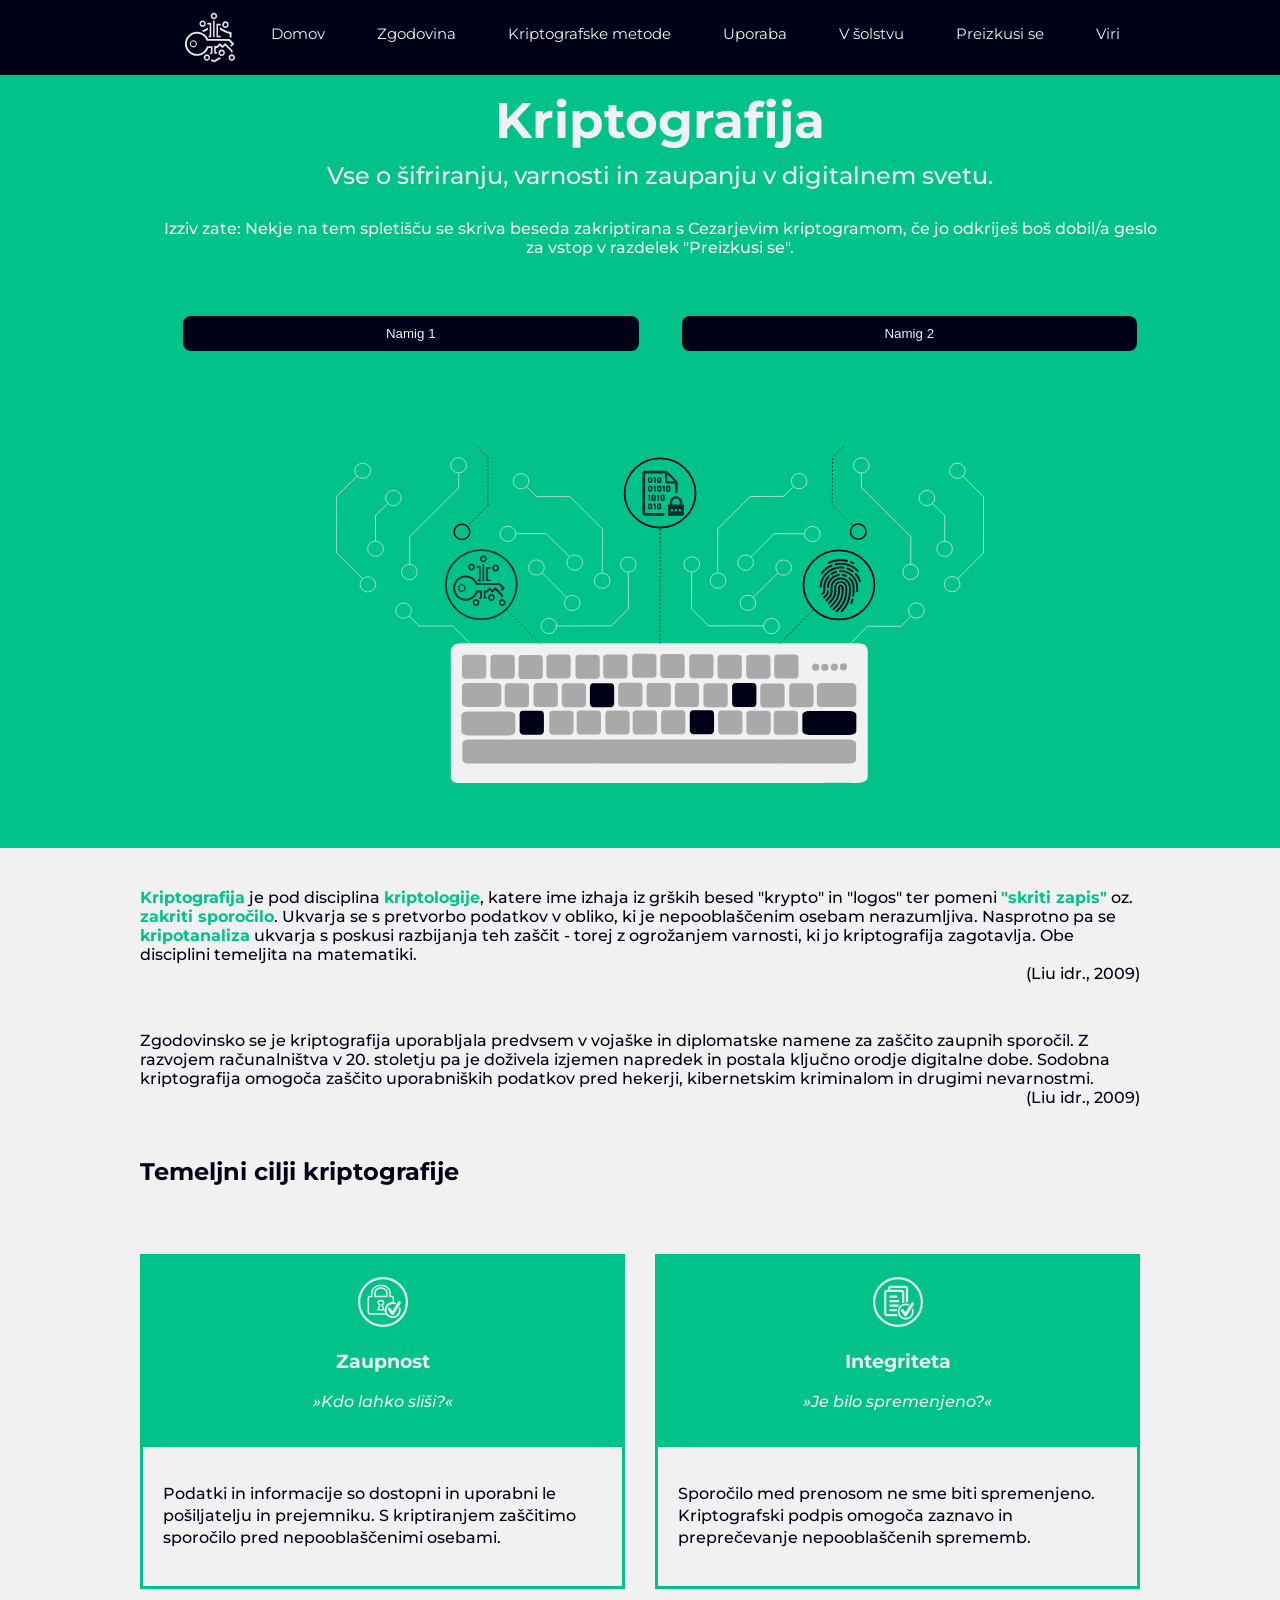
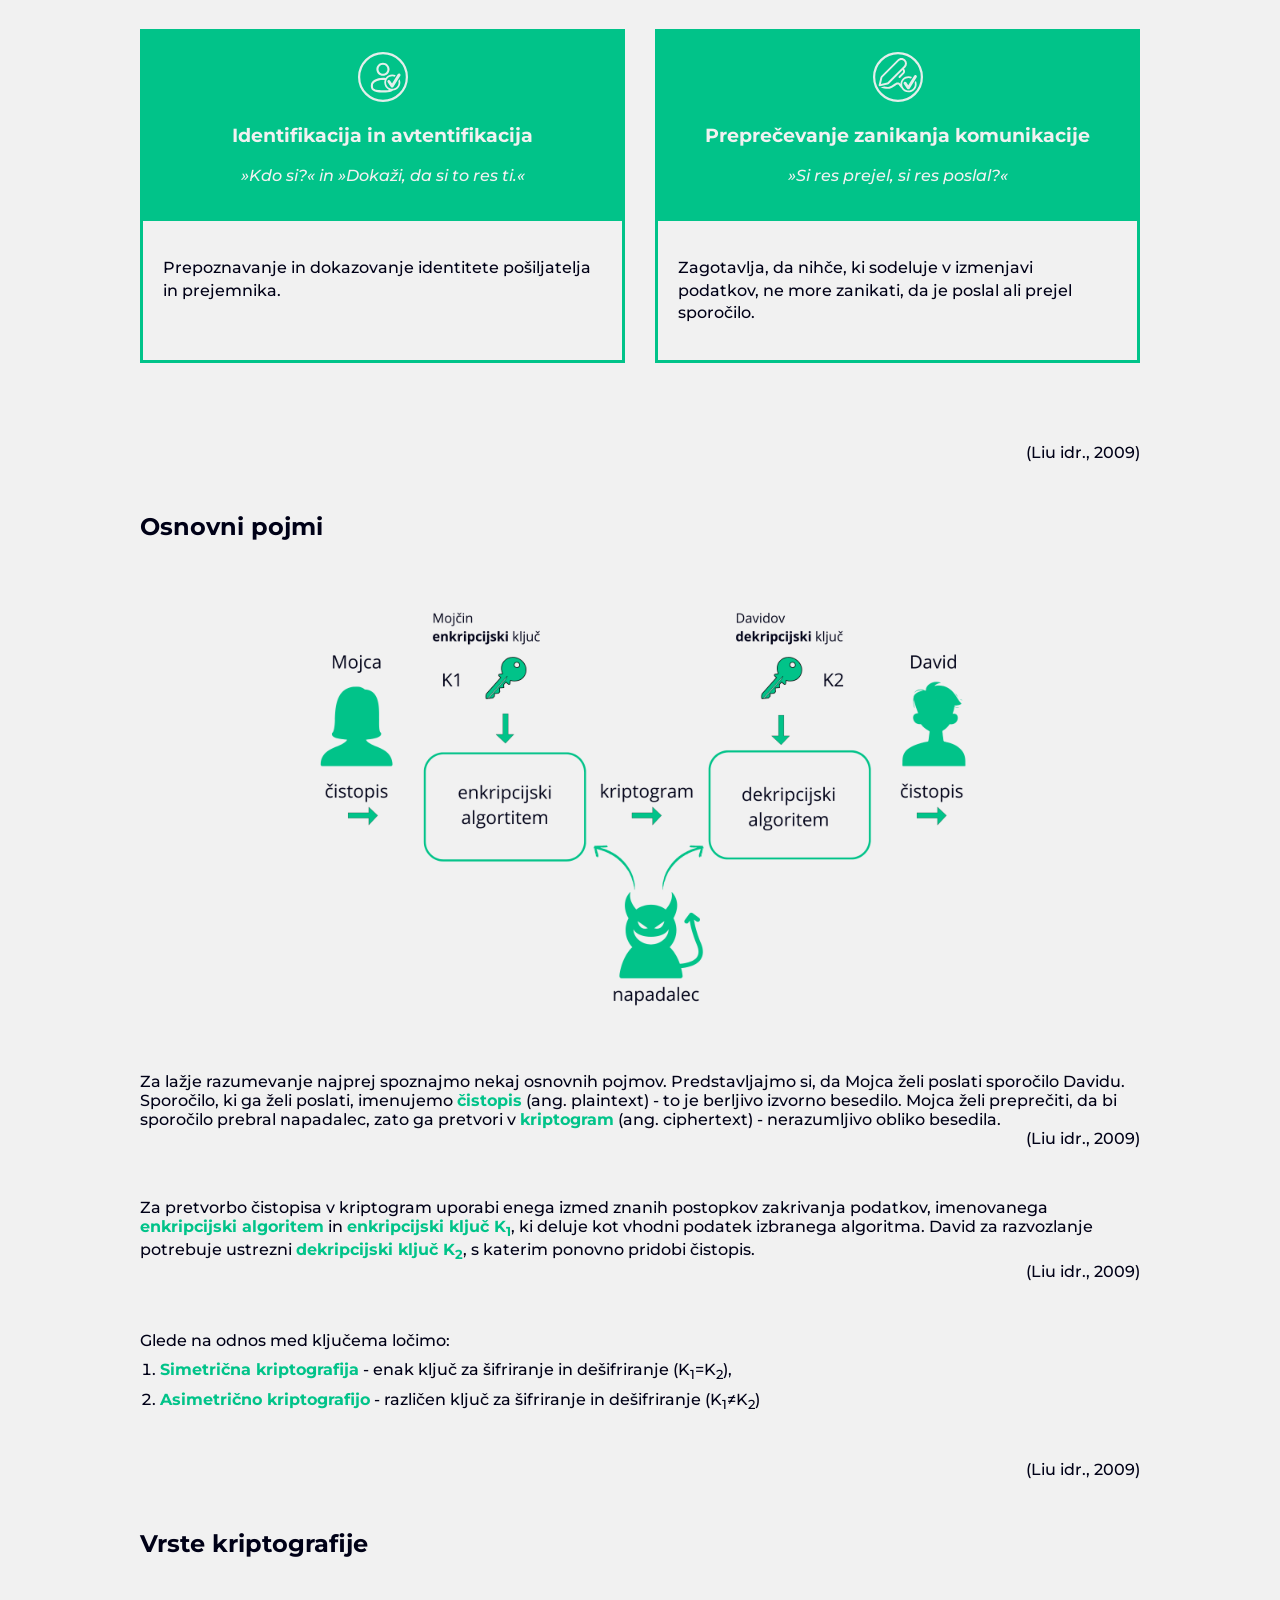
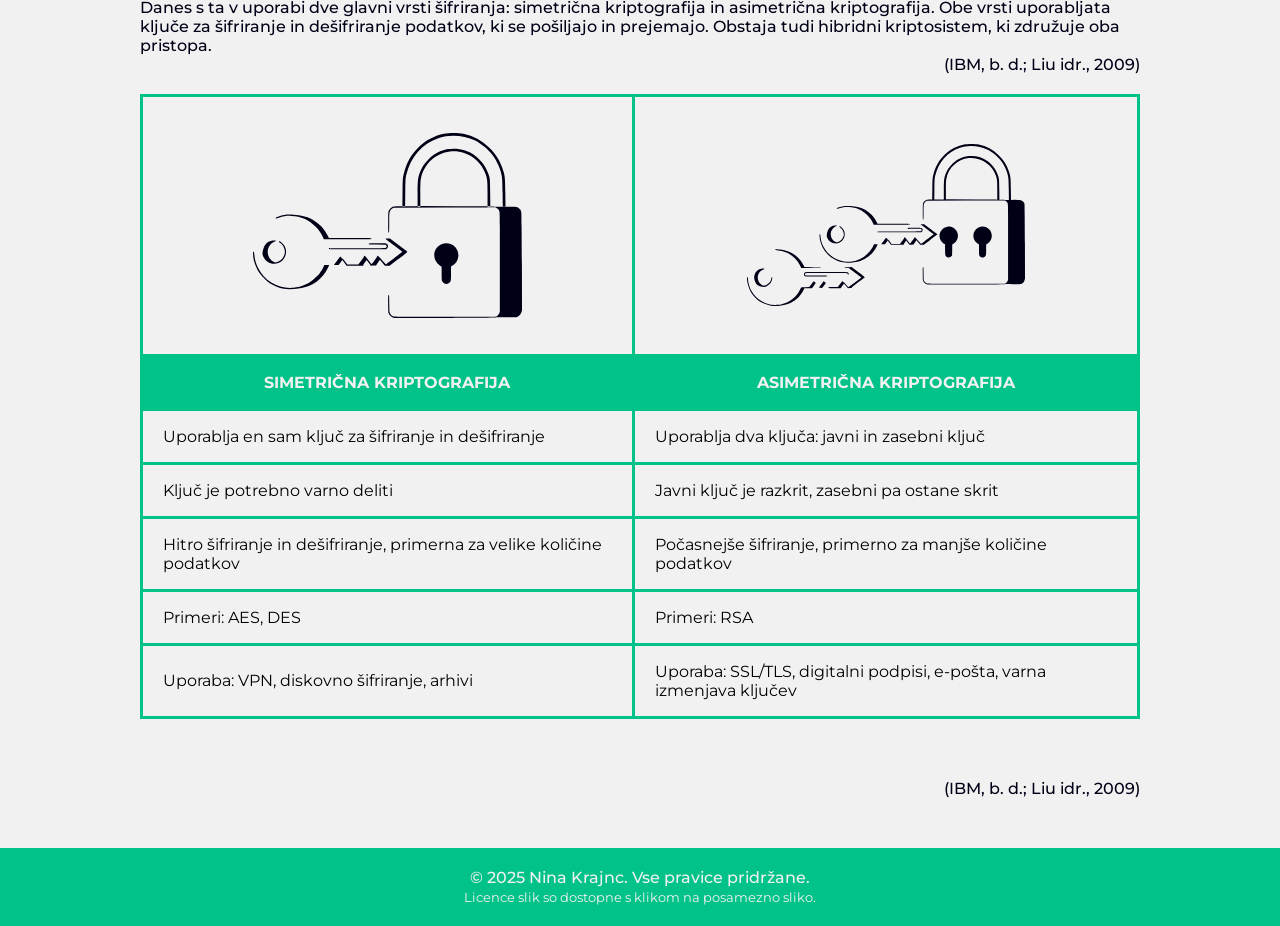
<file: index.html>
<!DOCTYPE html>
<html lang = "sl"> <!--Prevzet jezik na slovenscino-->
    <head>
        <meta charset = "UTF-8"> <!--Za zapis se uporablja UTF-8, je najpogosteje uporabljen-->
        <meta name="viewport" content = "width=device-width, initial-scale=1.0"> <!--prilagajanje strani glede na velikost zaslona-->
        <meta name = "author" content = "Nina Krajnc"> <!--avtor spletne strani-->
        <meta name = "keywords" content = "kriptografija, kriptografske metode, asimetrična kriptografija, simetrična kriptografija, poučevanje šifriranja, uporaba kriptografije"> <!--ključne besede za iskalnike--->
        <meta name = "description" content = "Spletna stran o kriptografiji, njeni zgodovini, metodah, uporabi in kriptografiji v šolstvu."> <!--opis strani, ki ga prikaže iskalnik npr. Google-->
        <title>Kriptografija</title> <!--naslov spletne strani, ki je na zavihku-->

        <link rel="shortcut icon" href="../slike/key-black.svg"> <!--to doda ikona na zavihku(favicon)-->
        <link rel="stylesheet" href="../css/styles.css"/> <!--povezava z dokumentom, kjer imam css kodo-->
        <link rel="stylesheet" href="https://cdnjs.cloudflare.com/ajax/libs/font-awesome/4.7.0/css/font-awesome.min.css"><!--Ikone, ki jih bom uporabila za namige-->
        
        <!--Google font Montserrat-->
        <link rel="preconnect" href="https://fonts.googleapis.com">
        <link rel="preconnect" href="https://fonts.gstatic.com" crossorigin>
        <link href="https://fonts.googleapis.com/css2?family=Montserrat:ital,wght@0,100..900;1,100..900&display=swap" rel="stylesheet"><!--text font izvožen v datoteko-->
        
        <script src="../java/script.js" defer></script> <!--povezava z dokumentom, kjer je JavaScript koda-->
    </head> 
     

    <body>
        <!--Zgornji del strani, z naslovom, opisom in izzivom-->
        <div class = "header">
            <h1>Kriptografija</h1>
            
            <p class = "opis">Vse o šifriranju, varnosti in zaupanju v digitalnem svetu.</p>
            <br>
            <p class = "izziv">
                Izziv zate: Nekje na tem spletišču se skriva beseda zakriptirana s Cezarjevim kriptogramom, če jo odkriješ boš
                dobil/a geslo za vstop v razdelek "Preizkusi se".
            </p>
            
            <!--Namigi za pomoč pri iskanju gesla za vstop v zavihek Preizkusi se-->
            <table class = "hint-box">

                <!--Gumb za rvi in drugi namig-->   
                <tr>
                    <td>
                        <button type="button" onclick="myFunction(0)">Namig 1</button><!--gumb, ob kliku kliče funkcijo-->
                    </td>
                    <td>
                        <button type="button" onclick="myFunction(1)">Namig 2</button><!--gumb, ob kliku kliče funkcijo-->
                    </td>
                </tr>

                <!--Besedilo namiga, ki se prikaže ob kliku-->
                <tr>
                    <td>
                    <!--<i> je ikona, ki sem jih uvozla z linkom-->
                    <p class = "hint"><i class = "fa fa-lightbulb-o"></i> Namig se nahaja na strani <a href="solstvo.html">"V šolstvu"</a> na naslovni fotografiji.</p> 
                    </td>
                    <td>
                        <p class = "hint"><i class = "fa fa-lightbulb-o"></i> Na začetku strani <a href="solstvo.html">"V šolstvu"</a> je na tabli zapisana kriptirana beseda. Geslo za vstop v "Preizkusi se" dobiš tako, da vsako črko za tri mesta premakneš po abecedi nazaj.</p>
                    </td>
                </tr>
            </table>
            
            <!--Naslovna slika, z licenco, ki se pokaže ob kliku-->
            <div class = "z-misko"><img src = "../slike/tipkovnica.svg" alt = "Tipkovnica s simboli o kriptografiji" onclick="showText(this)"></div> <!--Ob kliku se pokaže licenca slike-->
            <div class = "hide-na-belo"><a href="https://creativecommons.org">Tipkovnica s kriptografskimi simboli</a> © 2025 by Nina Krajnc is licensed under <a href="https://creativecommons.org/licenses/by-nc-sa/4.0/">CC BY-NC-SA 4.0</a></div><!--licenca-->
            

        </div>

        <!--Navigacijski meni na vrhu spletne strani-->
        <nav class = "navbar">
            <div class = "navbar-content">
                <ul class = "menu">    
                    <img src="../slike/key-white.svg" alt="Logo kriptografije"> <!--Logo spletne strani v meniju-->
            
                    <li class = "item"><a href = "index.html">Domov</a></li>
                    <li class = "item"><a href = "zgodovina.html">Zgodovina</a></li>
                    
                    <!--Spustni meni za metode-->
                    <div class = "dropdown">
                        <button class = "dropbtn">Kriptografske metode</button><!--gumb, ob kliku pokaže spustni meni za kriptografske metode-->
                        <div class = "dropdown-content">
                            <li class = "item"><a href = "substitucijske.html">Substitucijske metode</a></li>
                            <li class = "item"><a href = "transpozicijske.html">Transpozicijske metode</a></li>
                            <li class = "item"><a href = "sodobniAlgoritmi.html">Sodobni algoritmi</a></li>
                        </div>
                    </div>

                    <li class = "item"> <a href = "uporaba.html">Uporaba</a></li>
                    <li class = "item"> <a href = "solstvo.html">V šolstvu</a></li>
                    <li class = "item"> <a href ="#" onclick="checkPassword(event)">Preizkusi se</a></li><!--V podstran Preizkusi se lahko prideš samo z geslom (geslo: čistopis), funkcija se nahaja v script.js-->
                    <li class = "item"> <a href = "viri.html">Viri</a></li>
                </ul>
            </div>
        </nav>


        <!--Besedilo na spletni strani-->
        <div class = "besedilo">

            <!--<b> pomeni, da je odebeljeno-->
            <p><b>Kriptografija</b> je pod disciplina <b>kriptologije</b>, katere ime izhaja iz grških besed "krypto" in "logos" ter 
                pomeni <b>"skriti zapis"</b> oz. <b>zakriti sporočilo</b>. Ukvarja se s pretvorbo podatkov v obliko, ki je nepooblaščenim osebam nerazumljiva. 
                Nasprotno pa se <b>kripotanaliza</b> ukvarja s poskusi razbijanja teh zaščit - torej z ogrožanjem varnosti, ki jo kriptografija zagotavlja. 
                Obe disciplini temeljita na matematiki.

                <span class = "citiranje">(Liu idr., 2009)</span><!--citiranje besedila-->

                <br><br>

                Zgodovinsko se je kriptografija uporabljala predvsem v vojaške in diplomatske 
                namene za zaščito zaupnih sporočil. Z razvojem računalništva v 20. stoletju pa je doživela 
                izjemen napredek in postala ključno orodje digitalne dobe. Sodobna kriptografija 
                omogoča zaščito uporabniških podatkov pred hekerji, kibernetskim kriminalom in drugimi nevarnostmi.
                
                
                <span class = "citiranje">(Liu idr., 2009)</span><!--citiranje besedila-->
            </p>
            
        </div>

        <!--Kartice s temeljnimi cilji kriptografije-->
        <h2>Temeljni cilji kriptografije</h2>
        <br><br>

        <!--Prva vrstica ciljev-->
        <div class="card-container">

            <!--Kartica Zaupnost-->
            <div class="card">

                <!--Zgornji del kartice na temnem ozadju, s svetlo pisavo-->
                <div class="card-top">
                    <div class = "z-misko"><img src="../slike/zaupnost.svg" alt="Zaupnost ikona" onclick="showText(this)"></div> <!--Licenca slike pokaže ob kliku-->
                    <div class = "hide"><a href="https://creativecommons.org">Zaupnost-ikona</a> © 2025 by Nina Krajnc is licensed under <a href="https://creativecommons.org/licenses/by-nc-sa/4.0/">CC BY-NC-SA 4.0</a></div>
                    <h3>Zaupnost</h3>
                    <p>»Kdo lahko sliši?«</p>
                </div>

                <!--Spodnji del kartice na svetlem ozadju, s temno pisavo-->
                <div class="card-bottom">
                    <p>Podatki in informacije so dostopni in uporabni le pošiljatelju in prejemniku. S kriptiranjem zaščitimo sporočilo pred nepooblaščenimi osebami.</p>
                </div>
            </div>

            <!--Kartica Integriteta-->
            <div class="card">

                <!--Zgornji del kartice na temnem ozadju, s svetlo pisavo-->
                <div class="card-top">
                    <div class = "z-misko"><img src="../slike/integriteta.svg" alt="Integriteta ikona" onclick="showText(this)"></div><!--Licenca slike pokaže ob kliku-->
                    <div class = "hide"><a href="https://creativecommons.org">Integriteta-ikona</a> © 2025 by <a href="https://creativecommons.org">Nina Krajnc</a> is licensed under <a href="https://creativecommons.org/licenses/by-nc-sa/4.0/">CC BY-NC-SA 4.0</a></div>
                    <h3>Integriteta</h3>
                    <p>»Je bilo spremenjeno?«</p>
                </div>

                <!--Spodnji del kartice na svetlem ozadju, s temno pisavo-->
                <div class="card-bottom">
                    <p>Sporočilo med prenosom ne sme biti spremenjeno. Kriptografski podpis omogoča 
                    zaznavo in preprečevanje nepooblaščenih sprememb.</p>
                </div>
            </div>
        </div>

        <!--Druga vrstica ciljev-->
        <div class="card-container">

            <!--Kartica: Identifikacija in avtentifikacija-->
            <div class="card">

                <!--Zgornji del kartice na temnem ozadju, s svetlo pisavo-->
                <div class="card-top">
                    <div class = "z-misko"><img src = "../slike/identifikacija.svg" alt = "Identifikacija in avtentifikacija ikona" onclick="showText(this)"></div><!--Licenca slike pokaže ob kliku-->
                    <div class = "hide"><a href="https://creativecommons.org">Identifikacija-ikona</a> © 2025 by <a href="https://creativecommons.org">Nina Krajnc</a> is licensed under <a href="https://creativecommons.org/licenses/by-nc-sa/4.0/">CC BY-NC-SA 4.0</a></div>
                    <h3>Identifikacija in avtentifikacija</h3>
                    <p>»Kdo si?« in »Dokaži, da si to res ti.«</p>
                </div>

                <!--Spodnji del kartice na svetlem ozadju, s temno pisavo-->
                <div class="card-bottom">
                    <p>Prepoznavanje in dokazovanje identitete pošiljatelja in prejemnika.</p>
                </div>
            </div>

            <!--Kartica: Preprečevanje zanikanja komunikacije-->
            <div class="card">

                <!--Zgornji del kartice na temnem ozadju, s svetlo pisavo-->
                <div class="card-top">
                    <div class = "z-misko"><img src = "../slike/podpis.svg" alt = "Preprečevanje zanikanja komunikacije ikona" onclick="showText(this)"></div><!--Licenca slike pokaže ob kliku-->
                    <div class = "hide"><a href="https://creativecommons.org">Nezanikljivost-ikona</a> © 2025 by <a href="https://creativecommons.org">Nina Krajnc</a> is licensed under <a href="https://creativecommons.org/licenses/by-nc-sa/4.0/">CC BY-NC-SA 4.0</a></div>
                    <h3>Preprečevanje zanikanja komunikacije</h3>
                    <p>»Si res prejel, si res poslal?«</p>
                </div>

                <!--Spodnji del kartice na svetlem ozadju, s temno pisavo-->
                <div class="card-bottom">
                    <p>Zagotavlja, da nihče, ki sodeluje v izmenjavi podatkov, ne more zanikati, da je poslal ali prejel sporočilo.</p>
                </div>
            </div>
    
        </div>

        <!--Citiranje teorije v karticah-->
        <div class = "besedilo">
            <p><span class = "citiranje">(Liu idr., 2009)</span></p>
        </div>

        <!--Osnovni pojmi-->
        <div class = "besedilo">
            <h2>Osnovni pojmi</h2>
            <br>

            <div class = "z-misko"><img src = "../slike/osnovni-pojmi.png" alt = "Osnovni pojmi kriptografije" onclick="showText(this)"></div><!--Licenca slike pokaže ob kliku-->
            <div class = "hide-na-belo"><a href="https://creativecommons.org">Osnovni pojmi kriptografije</a> © 2025 by Nina Krajnc is licensed under <a href="https://creativecommons.org/licenses/by-nc-sa/4.0/">CC BY-NC-SA 4.0</a></div>
            
            

            <p>Za lažje razumevanje najprej spoznajmo nekaj osnovnih pojmov. Predstavljajmo si, da Mojca želi 
                poslati sporočilo Davidu. Sporočilo, ki ga želi poslati, imenujemo <b>čistopis</b> 
                (ang. plaintext) - to je berljivo izvorno besedilo. Mojca želi preprečiti, da bi sporočilo prebral napadalec, 
                zato ga pretvori v <b>kriptogram</b> (ang. ciphertext) - nerazumljivo obliko besedila.
                
                <span class = "citiranje">(Liu idr., 2009)</span><!--citiranje besedila-->
            </p>
            
            <p>
                Za pretvorbo čistopisa v kriptogram uporabi enega izmed znanih postopkov zakrivanja podatkov, imenovanega 
                <b>enkripcijski algoritem</b> in <b>enkripcijski ključ K<sub>1</sub></b>, ki 
                deluje kot vhodni podatek izbranega algoritma. David za razvozlanje potrebuje ustrezni 
                <b>dekripcijski ključ K<sub>2</sub></b>, s katerim ponovno pridobi čistopis.
                
                <span class = "citiranje">(Liu idr., 2009)</span><!--citiranje besedila-->
                
            </p>
            
            <!--Vrste kritografije, predstavljene s seznamom-->   
            <p>Glede na odnos med ključema ločimo:</p>
                <ol>
                    <li><b>Simetrična kriptografija</b> - enak ključ za šifriranje in dešifriranje (K<sub>1</sub>=K<sub>2</sub>),</li><!--<sib> je mali tekst pozicioniran spodaj-->
                    <li><b>Asimetrično kriptografijo</b> - različen ključ za šifriranje in dešifriranje (K<sub>1</sub>≠K<sub>2</sub>)</li>
                </ol>

            <p><span class = "citiranje">(Liu idr., 2009)</span></p><!--citiranje besedila-->
                

        </div>

        <!--Vrste kriptografije, tabela-->
        <div class = "besedilo">
            <h2>Vrste kriptografije</h2>
            <p>Danes s ta v uporabi dve glavni vrsti šifriranja: simetrična kriptografija in asimetrična kriptografija. 
                Obe vrsti uporabljata ključe za šifriranje in dešifriranje podatkov, ki se pošiljajo in prejemajo. 
                Obstaja tudi hibridni kriptosistem, ki združuje oba pristopa.

                <span class = "citiranje">(IBM, b. d.; Liu idr., 2009)</span><!--citiranje besedila-->
            </p>

            <!--Tabela-->
            <table>

                <tr>
                    <td>
                        <div class = "z-misko"><img src = "../slike/simetrična-kriptografija.svg" alt = "Simetrična kriptografija" onclick="showText(this)"></div><!--Licenca slike pokaže ob kliku-->
                        <div class = "hide-na-belo"><a href="https://creativecommons.org">Simetrična kriptografija</a> © 2025 by Nina Krajnc is licensed under <a href="https://creativecommons.org/licenses/by-nc-sa/4.0/">CC BY-NC-SA 4.0</a></div>
                    </td>
                    <td><div class = "z-misko"><img src = "../slike/asimetrična-kriptografija.svg" alt = "Asimetrična kriptografija" onclick="showText(this)"></div><!--Licenca slike pokaže ob kliku-->
                        <div class = "hide-na-belo"><a href="https://creativecommons.org">Asimetrična kriptografija</a> © 2025 by Nina Krajnc is licensed under <a href="https://creativecommons.org/licenses/by-nc-sa/4.0/">CC BY-NC-SA 4.0</a></div>
                    </td>  
                </tr>

                <tr>
                    <th>SIMETRIČNA KRIPTOGRAFIJA</th>
                    <th>ASIMETRIČNA KRIPTOGRAFIJA</th>
                </tr>
                
                <tr>
                    <td>Uporablja en sam ključ za šifriranje in dešifriranje</td>
                    <td>Uporablja dva ključa: javni in zasebni ključ</td>
                </tr>

                <tr>
                    <td>Ključ je potrebno varno deliti</td>
                    <td>Javni ključ je razkrit, zasebni pa ostane skrit</td>
                </tr>

                <tr>
                    <td>Hitro šifriranje in dešifriranje, primerna za velike 
                        količine podatkov</td>
                    <td>Počasnejše šifriranje, primerno za manjše količine podatkov</td>
                </tr>

                <tr>
                    <td>Primeri: AES, DES</td>
                    <td>Primeri: RSA</td>
                </tr>

                <tr>
                    <td>Uporaba: VPN, diskovno šifriranje, arhivi</td>
                    <td>Uporaba: SSL/TLS, digitalni podpisi, e-pošta, varna izmenjava ključev</td>
                </tr>

            </table>
            
            <p><span class = "citiranje">(IBM, b. d.; Liu idr., 2009)</span></p><!--Citiranje besedila-->


        </div>


        <!--Noga strani-->
        <footer>
            <p>© 2025 Nina Krajnc. Vse pravice pridržane.</p>
            <small>Licence slik so dostopne s klikom na posamezno sliko.</small>
        </footer>

    </body>

</html>
</file>
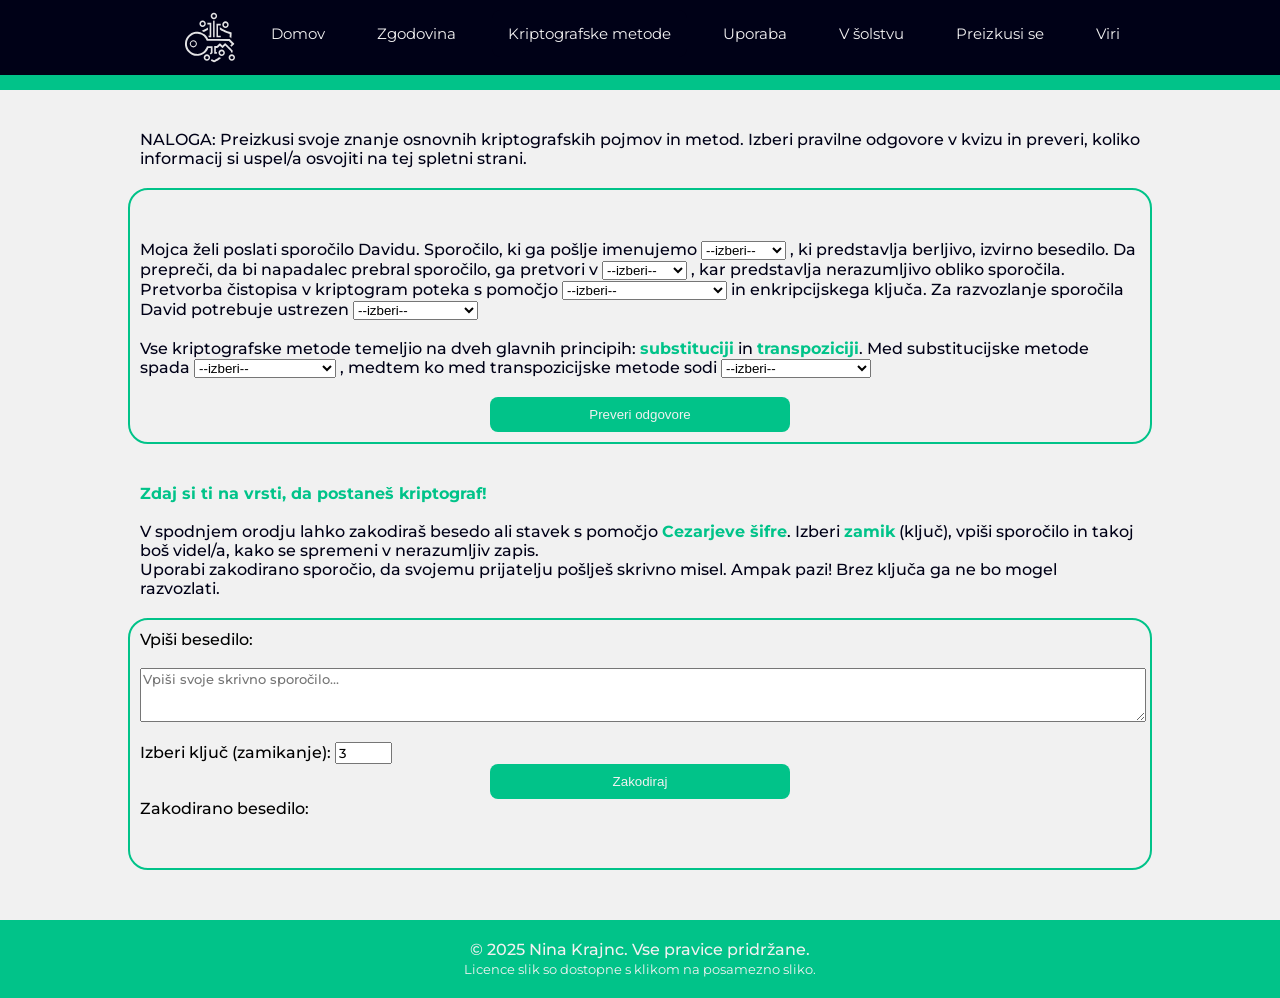
<file: preizkusiSe.html>
<!DOCTYPE html>
<html lang = "sl"> <!--Prevzet jezik na slovenscino-->
    <head>
        <meta charset = "UTF-8"> <!--Za zapis se uporablja UTF-8, je najpogosteje uporabljen-->
        <meta name="viewport" content = "width=device-width, initial-scale=1.0"> <!--prilagajanje strani glede na velikost zaslona-->
        <meta name = "author" content = "Nina Krajnc"> <!--avtor spletne strani-->
        <meta name = "keywords" content = "kriptografija, kriptografske metode, asimetrična kriptografija, simetrična kriptografija, poučevanje šifriranja, uporaba kriptografije"> <!--ključne besede za iskalnike--->
        <meta name = "description" content = "Spletna stran o kriptografiji, njeni zgodovini, metodah, uporabi in kriptografiji v šolstvu."> <!--opis strani, ki ga prikaže iskalnik npr. Google-->
        <title>Kriptografija</title> <!--naslov spletne strani, ki je na zavihku-->

        <link rel="shortcut icon" href="../slike/key-black.svg"> <!--to doda ikona na zavihku(favicon)-->
        <link rel="stylesheet" href="../css/styles.css"/> <!--povezava z dokumentom, kjer imam css kodo-->
        <link rel="stylesheet" href="https://cdnjs.cloudflare.com/ajax/libs/font-awesome/4.7.0/css/font-awesome.min.css"><!--Ikone, ki jih bom uporabila za namige-->
        
        <!--Google font Montserrat-->
        <link rel="preconnect" href="https://fonts.googleapis.com">
        <link rel="preconnect" href="https://fonts.gstatic.com" crossorigin>
        <link href="https://fonts.googleapis.com/css2?family=Montserrat:ital,wght@0,100..900;1,100..900&display=swap" rel="stylesheet"><!--text font izvožen v datoteko-->
        
        <script src="../java/script.js" defer></script> <!--povezava z dokumentom, kjer je JavaScript koda-->
    </head> 
     
    <body>
        
        <div class = "header">
            
        </div>

        <!--Navigacijski meni na vrhu spletne strani-->
        <nav class = "navbar">
            <div class = "navbar-content">
                <ul class = "menu">    
                    <img src="../slike/key-white.svg" alt = "Logo kriptografija"> <!--Logo spletne strani v meniju-->
            
                    <li class = "item"><a href = "index.html">Domov</a></li>
                    <li class = "item"><a href = "zgodovina.html">Zgodovina</a></li>
                    
                    <!--Spustni meni za metode-->
                    <div class = "dropdown">
                        <button class = "dropbtn">Kriptografske metode</button><!--gumb, ob kliku pokaže spustni meni za kriptografske metode-->
                        <div class = "dropdown-content">
                            <li class = "item"><a href = "substitucijske.html">Substitucijske metode</a></li>
                            <li class = "item"><a href = "transpozicijske.html">Transpozicijske metode</a></li>
                            <li class = "item"><a href = "sodobniAlgoritmi.html">Sodobni algoritmi</a></li>
                        </div>
                    </div>

                    <li class = "item"> <a href = "uporaba.html">Uporaba</a></li>
                    <li class = "item"> <a href = "solstvo.html">V šolstvu</a></li>
                    <li class = "item"> <a href ="#" onclick="checkPassword(event)">Preizkusi se</a></li><!--V podstran Preizkusi se lahko prideš samo z geslom (geslo: čistopis), funkcija se nahaja v script.js-->
                    <li class = "item"> <a href = "viri.html">Viri</a></li>
                </ul>
            </div>
        </nav>
        
        <!--besedilo-->
        <div class = "besedilo">

            <!--naloga za dopolnjevanje besedila z izbiranjem pravilnih besed-->
            <p>
                NALOGA: Preizkusi svoje znanje osnovnih kriptografskih pojmov in metod. 
                Izberi pravilne odgovore v kvizu in preveri, koliko informacij si uspel/a osvojiti na tej spletni strani.
            </p>

            <!--naloga z obrobo-->
            <div class = "kriptacija">
                <p>
                    Mojca želi poslati sporočilo Davidu. Sporočilo, ki ga pošlje imenujemo 
                    
                    <!--prva izbira, pravilen odgovor: čistopis-->
                    <select class = "kviz" id = "dropdown1">
                        <!--opcije za izbiro-->
                        <option value="">--izberi--</option>
                        <option value="kriptogram">kriptogram</option>
                        <option value="čistopis">čistopis</option>
                        <option value="ključ">ključ</option>
                        <option value="algoritem">algoritem</option>
                    </select>
                    , ki predstavlja berljivo, izvirno besedilo. Da prepreči, da bi napadalec prebral sporočilo, ga pretvori v 
                    
                    <!--druga izbira, pravilen odgovor: kriptogram-->
                    <select class = "kviz" id = "dropdown2">
                        <!--opcije za izbiro-->
                        <option value="">--izberi--</option>
                        <option value="kriptogram">kriptogram</option>
                        <option value="čistopis">čistopis</option>
                        <option value="ključ">ključ</option>
                        <option value="algoritem">algoritem</option>
                    </select>
                    , kar predstavlja nerazumljivo obliko sporočila. Pretvorba čistopisa v kriptogram poteka s pomočjo 
                    
                    <!--tretja izbira, pravilen odgovor: enkripcijskega algoritma-->
                    <select class = "kviz" id = "dropdown3">
                        <!--opcije za izbiro-->
                        <option value="">--izberi--</option>
                        <option value="enkripcijskega algoritma">enkripcijskega algoritma</option>
                        <option value="dekripcijskega algoritma">dekripcijskega algoritma</option>
                        <option value="dekripcijskega ključa">dekripcijskega ključa</option>
                    </select> 
                    in enkripcijskega ključa. Za razvozlanje sporočila David potrebuje ustrezen 
                    
                    <!--cetrta izbira, pravilen odgovor: dekripcijski ključ-->
                    <select class = "kviz" id = "dropdown4">
                        <!--opcije za izbiro-->
                        <option value="">--izberi--</option>
                        <option value="dekripcijski ključ">dekripcijski ključ</option>
                        <option value="enkripcijski ključ">enkripcijski ključ</option>
                        <option value="kriptografski ključ">kriptografski ključ</option>
                    </select>

                    <br><br>

                    Vse kriptografske metode temeljio na dveh glavnih principih: <b>substituciji</b> in <b>transpoziciji</b>. Med substitucijske metode spada 
                    
                    <!--peta izbira, pravilen odgovor: Cearjev kriptogram-->
                    <select class = "kviz" id = "dropdown5">
                        <!--opcije za izbiro-->
                        <option value="">--izberi--</option>
                        <option value="cik-cak kriptogram">cik-cak kriptogram</option>
                        <option value="stolpični kriptogram">stolpični kriptogram</option>
                        <option value="cezarjev kriptogram">Cezarjev kriptogram</option>
                        <option value="DES">DES</option>
                    </select>
                    , medtem ko med transpozicijske metode sodi
                    
                    <!--šesta izbira, pravilen odgovor: cik-cak kriptogram-->
                    <select class = "kviz" id = "dropdown6">
                        <!--opcije za izbiro-->
                        <option value="">--izberi--</option>
                        <option value="vigenerjev kriptogram">vigenerjev kriptogram</option>
                        <option value="aes">AES</option>
                        <option value="cezarjev kriptogram">cezarjev kriptogram</option>
                        <option value="cik-cak kriptogram">cik-cak kriptogram</option>
                    </select>
                </p>
                <br>
                
                <!--gumb, ki ob kliku s pomočjo JavaScripta preveri pravilnost izbire odgovorov-->
                <button class = "mali-gumb" onclick="preveriOdgovore()">Preveri odgovore</button>
                
            </div>

            
            <!--Orodje, ki pomaga zakodirat besedilo s Cezarjevim kriptogramom-->
            <p>
                <b>Zdaj si ti na vrsti, da postaneš kriptograf!</b>
                <br><br>
                V spodnjem orodju lahko zakodiraš besedo ali stavek s pomočjo <b>Cezarjeve šifre</b>. Izberi <b>zamik</b> (ključ), vpiši sporočilo 
                in takoj boš videl/a, kako se spremeni v nerazumljiv zapis.
                <br>
                Uporabi zakodirano sporočio, da svojemu prijatelju pošlješ skrivno misel. Ampak pazi! 
                Brez ključa ga ne bo mogel razvozlati.
            </p>

            <!--z obrobo-->
            <div class="kriptacija">

                <!--oznaka za polje, kjer uporabnik vnese besedilo, ki ga želi kriptitrat-->
                <label for="text">Vpiši besedilo:</label>
                <br><br>

                <!--polje, kamor vpiše besedilo, 3 je število vidnih vrstic, placeholder prikaže (sivo) besedilo znotraj polja, preden uporabnik kaj vpiše-->
                <textarea id ="text" rows="3" placeholder="Vpiši svoje skrivno sporočilo..."></textarea>
                
                <!--oznaka za polje, kjer uporabnik izbere ključ za zamikanje-->
                <label for="key">Izberi ključ (zamikanje):</label>

                <!--polje za vnos zamika, dovoljene vrednosti od 1 do 25, začetna vrednost nastavljena na 3-->
                <input type="number" id="key" value="3" min="1" max="25">
                
                <!--gumb, ki kljiče javascript funkcijo, ki vnešeno besedilo zakodira-->
                <button type= "button" class = "mali-gumb" onclick="kriptiraj()">Zakodiraj</button>

                <!--oznaka za prikaz zakodiranega besedila-->
                <label for="kriptogram">Zakodirano besedilo:</label>
                
                <!--odsek, kjer se prikaže rezultat kriptiranja-->
                <p id="kriptogram"></p>
            </div>

        </div>

        
       
        <!--Noga spletne strani-->
        <footer>
            <p>© 2025 Nina Krajnc. Vse pravice pridržane.</p>
            <small>Licence slik so dostopne s klikom na posamezno sliko.</small>
        </footer>

    </body>
</html>
</file>
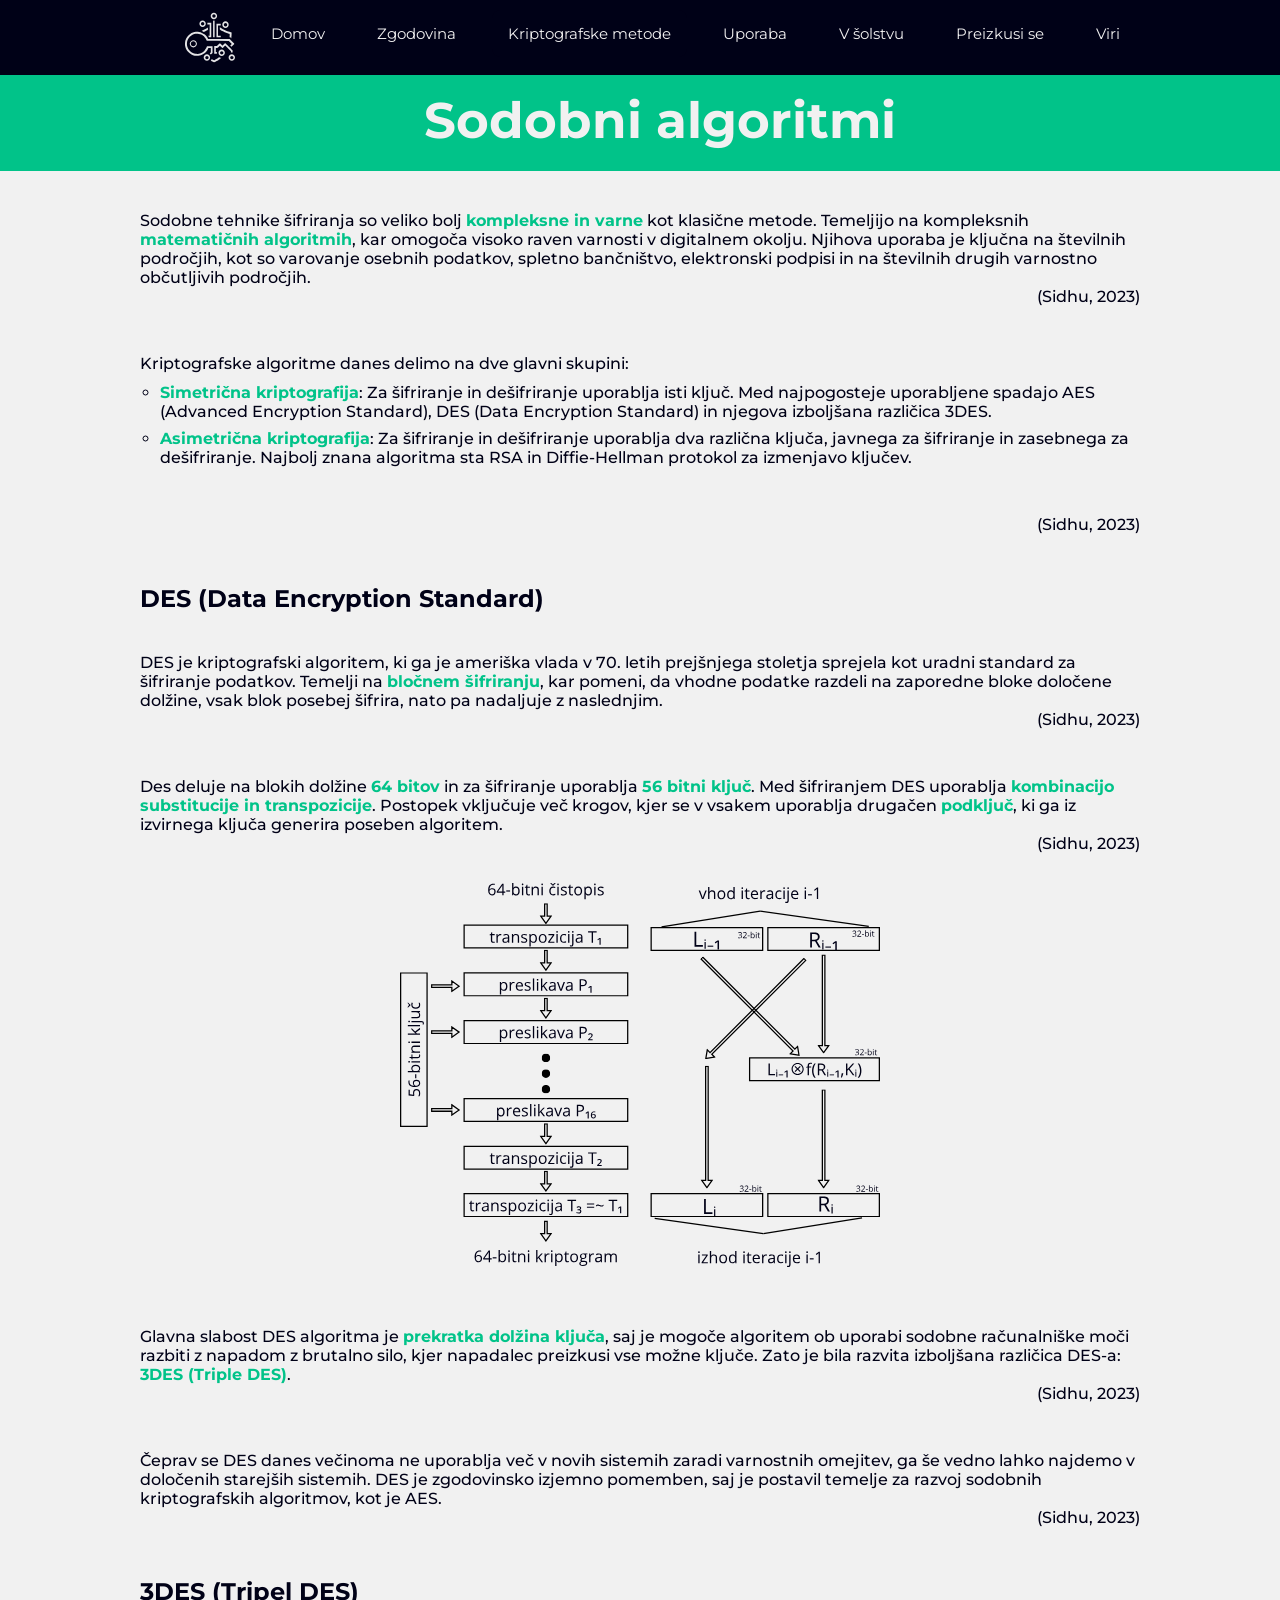
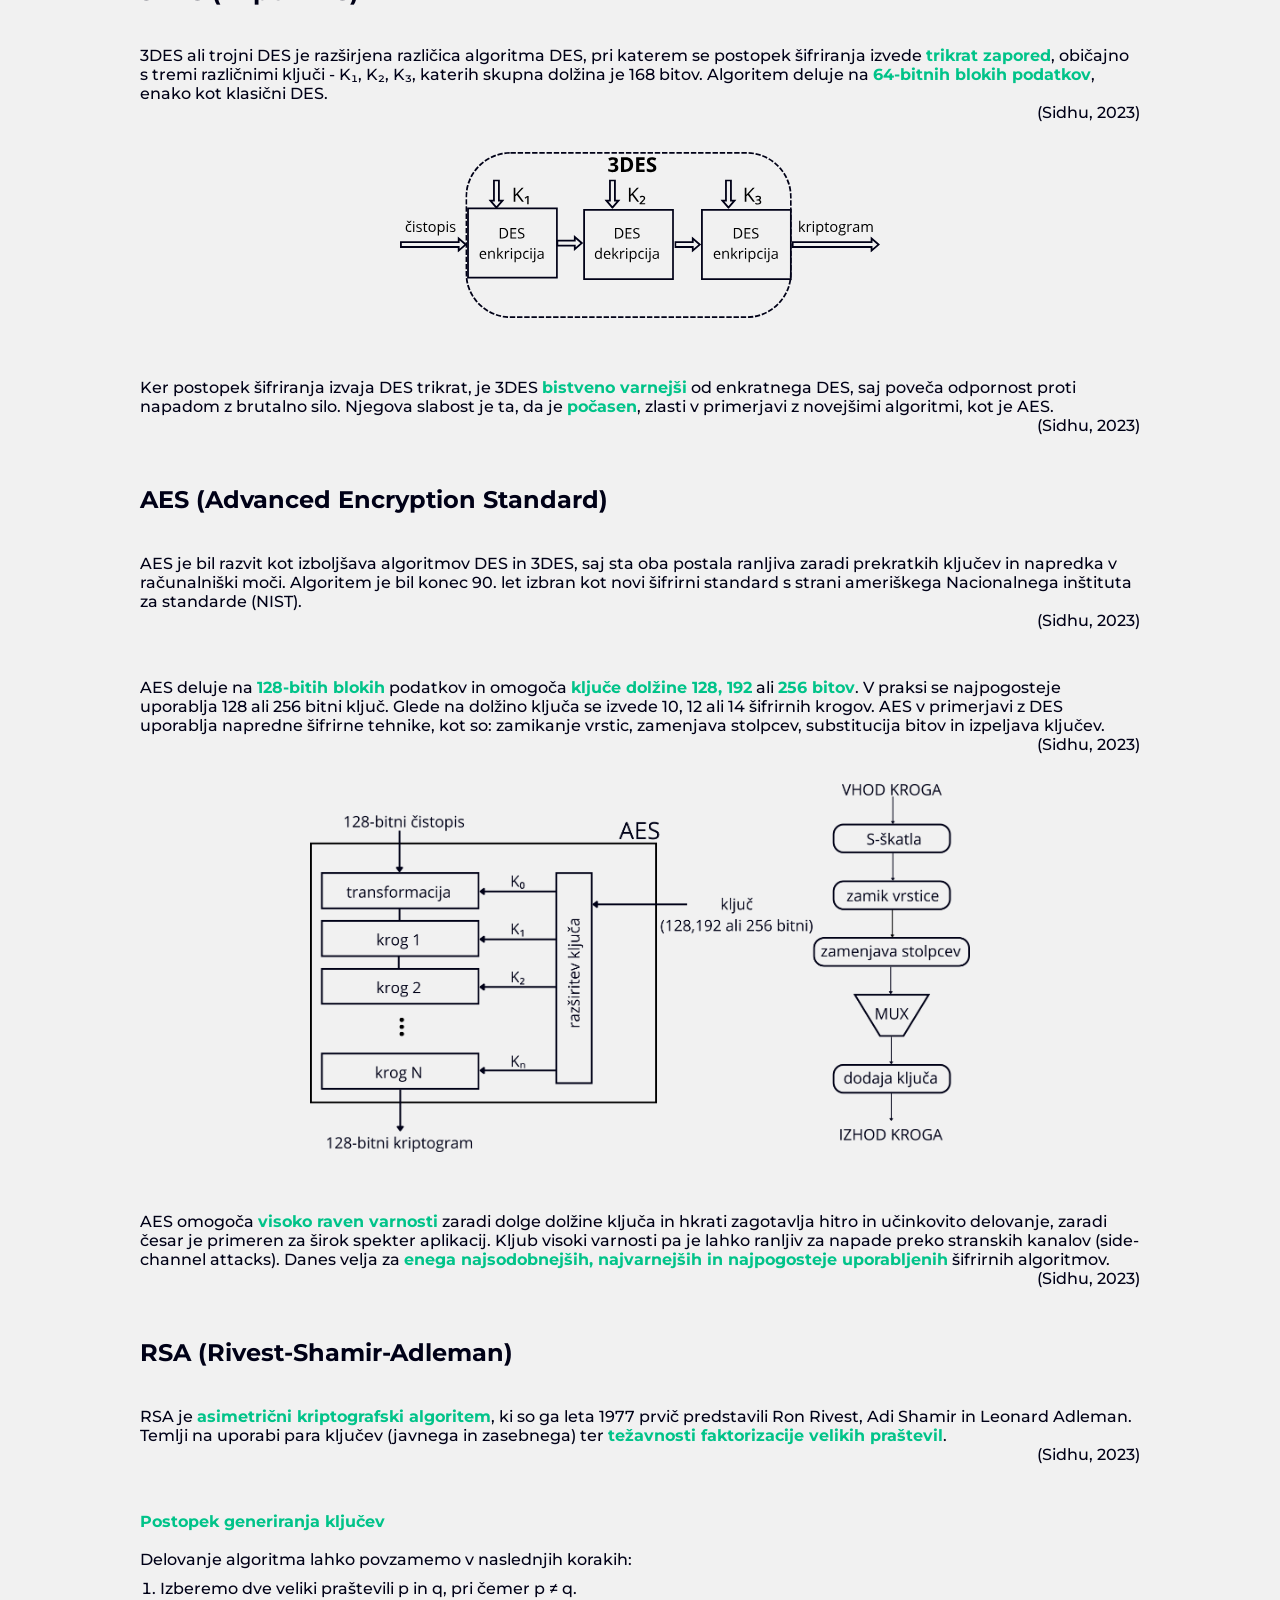
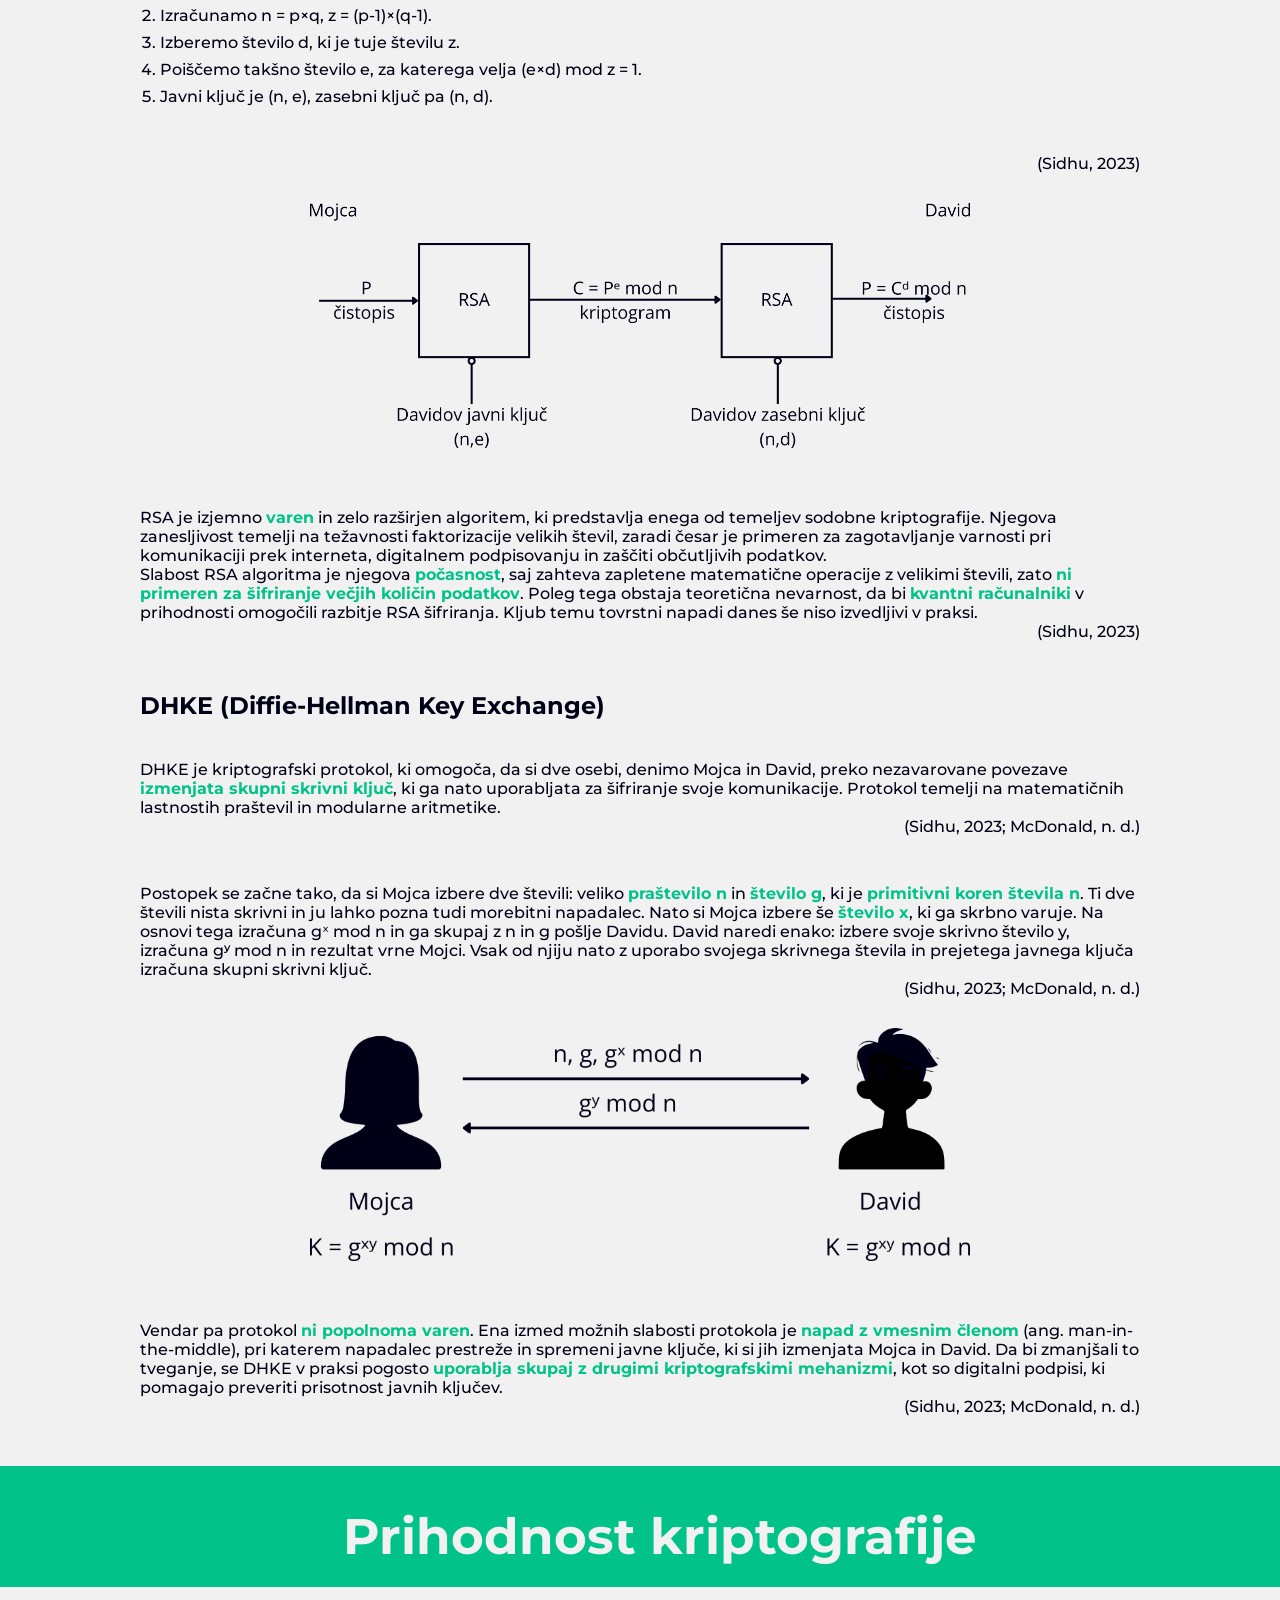
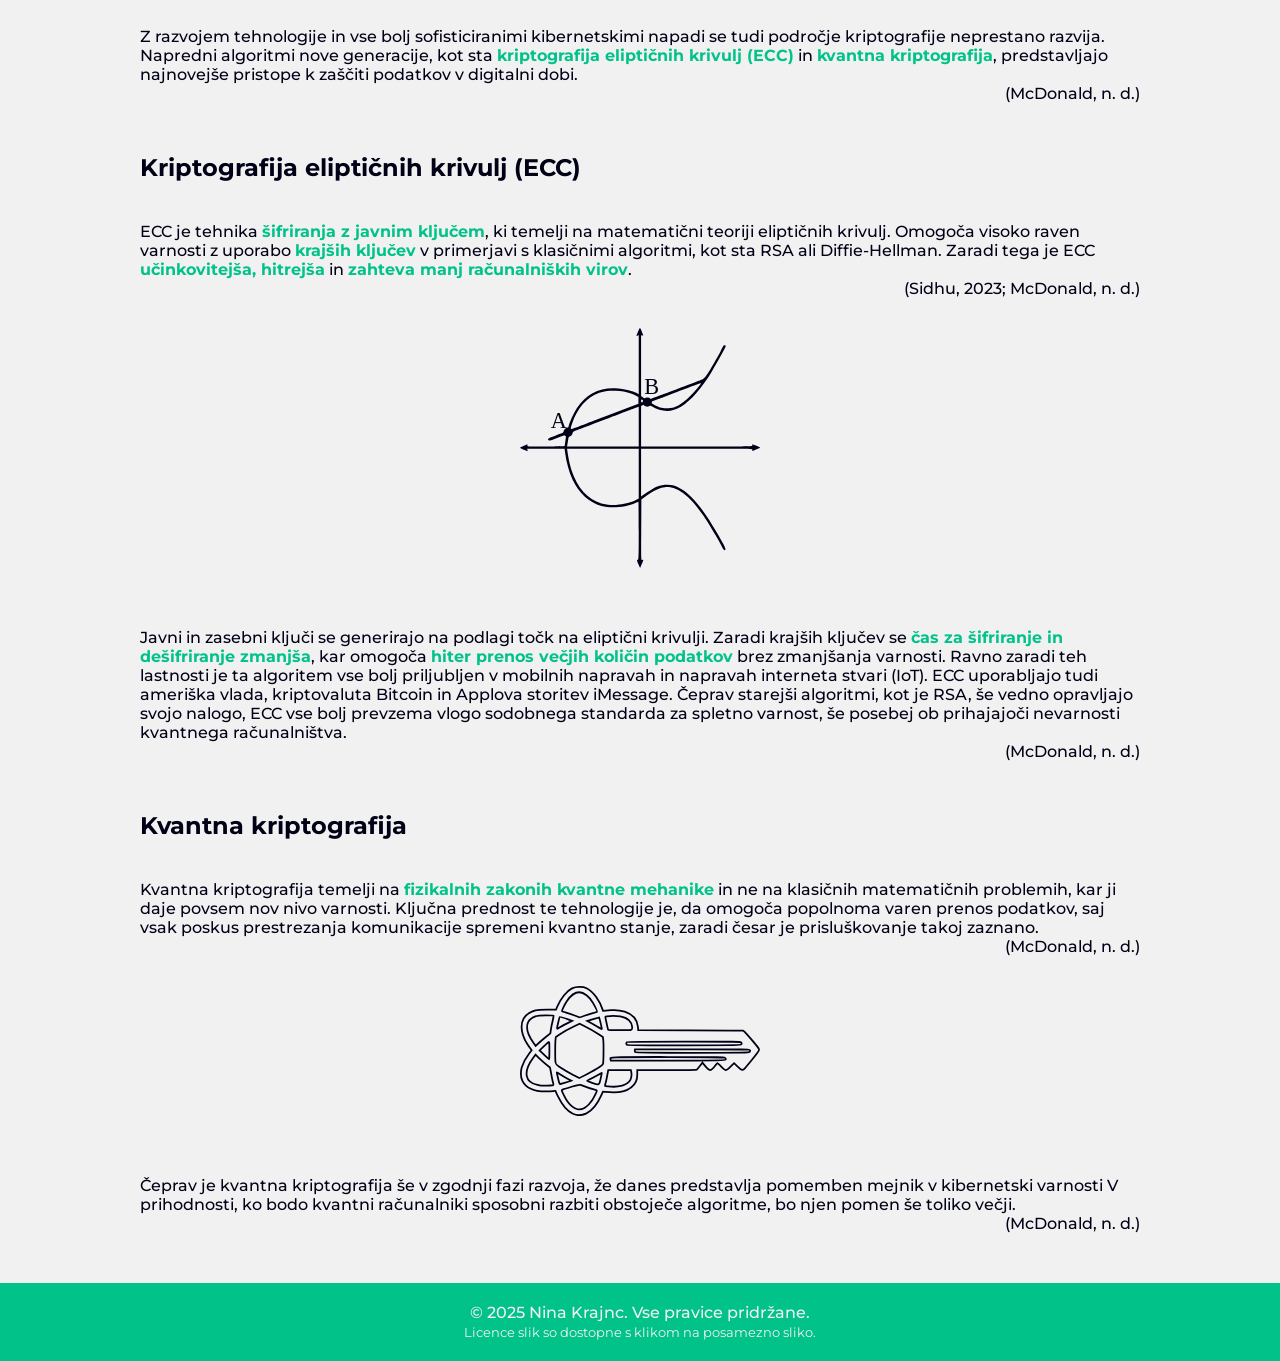
<file: sodobniAlgoritmi.html>
<!DOCTYPE html>
<html lang = "sl"> <!--Prevzet jezik na slovenscino-->
    <head>
        <meta charset = "UTF-8"> <!--Za zapis se uporablja UTF-8, je najpogosteje uporabljen-->
        <meta name="viewport" content = "width=device-width, initial-scale=1.0"> <!--prilagajanje strani glede na velikost zaslona-->
        <meta name = "author" content = "Nina Krajnc"> <!--avtor spletne strani-->
        <meta name = "keywords" content = "kriptografija, kriptografske metode, asimetrična kriptografija, simetrična kriptografija, poučevanje šifriranja, uporaba kriptografije"> <!--ključne besede za iskalnike--->
        <meta name = "description" content = "Spletna stran o kriptografiji, njeni zgodovini, metodah, uporabi in kriptografiji v šolstvu."> <!--opis strani, ki ga prikaže iskalnik npr. Google-->
        <title>Kriptografija</title> <!--naslov spletne strani, ki je na zavihku-->

        <link rel="shortcut icon" href="../slike/key-black.svg"> <!--to doda ikona na zavihku(favicon)-->
        <link rel="stylesheet" href="../css/styles.css"/> <!--povezava z dokumentom, kjer imam css kodo-->
        <link rel="stylesheet" href="https://cdnjs.cloudflare.com/ajax/libs/font-awesome/4.7.0/css/font-awesome.min.css"><!--Ikone, ki jih bom uporabila za namige-->
        
        <!--Google font Montserrat-->
        <link rel="preconnect" href="https://fonts.googleapis.com">
        <link rel="preconnect" href="https://fonts.gstatic.com" crossorigin>
        <link href="https://fonts.googleapis.com/css2?family=Montserrat:ital,wght@0,100..900;1,100..900&display=swap" rel="stylesheet"><!--text font izvožen v datoteko-->
        
        <script src="../java/script.js" defer></script> <!--povezava z dokumentom, kjer je JavaScript koda-->
    </head> 
     


    <body>
        <!--Navigacijski meni na vrhu spletne strani-->
        <nav class = "navbar">
            <div class = "navbar-content">
                <ul class = "menu">    
                    <img src="../slike/key-white.svg"> <!--Logo spletne strani v meniju-->
            
                    <li class = "item"><a href = "index.html">Domov</a></li>
                    <li class = "item"><a href = "zgodovina.html">Zgodovina</a></li>
                    
                    <!--Spustni meni za metode-->
                    <div class = "dropdown">
                        <button class = "dropbtn">Kriptografske metode</button><!--gumb, ob kliku pokaže spustni meni za kriptografske metode-->
                        <div class = "dropdown-content">
                            <li class = "item"><a href = "substitucijske.html">Substitucijske metode</a></li>
                            <li class = "item"><a href = "transpozicijske.html">Transpozicijske metode</a></li>
                            <li class = "item"><a href = "sodobniAlgoritmi.html">Sodobni algoritmi</a></li>
                        </div>
                    </div>

                    <li class = "item"> <a href = "uporaba.html">Uporaba</a></li>
                    <li class = "item"> <a href = "solstvo.html">V šolstvu</a></li>
                    <li class = "item"> <a href ="#" onclick="checkPassword(event)">Preizkusi se</a></li><!--V podstran Preizkusi se lahko prideš samo z geslom (geslo: čistopis), funkcija se nahaja v script.js-->
                    <li class = "item"> <a href = "viri.html">Viri</a></li>
                </ul>
            </div>
        </nav>

        <!--Glavni naslov spletne strani-->
        <div class = "header">
            <h1>Sodobni algoritmi</h1>
        </div>

        <!--Glavno besedilo-->
        <div class = "besedilo">

            <p>
                Sodobne tehnike šifriranja so veliko bolj <b>kompleksne in varne</b> kot klasične metode. Temeljijo na kompleksnih 
                <b>matematičnih algoritmih</b>, kar omogoča visoko raven varnosti v digitalnem okolju. Njihova uporaba je ključna na številnih 
                področjih, kot so varovanje osebnih podatkov, spletno bančništvo, elektronski podpisi in na številnih drugih varnostno občutljivih področjih.
                
                <!--citiranje besedila-->
                <span class = "citiranje">(Sidhu, 2023)</span>          
                <br><br>
                Kriptografske algoritme danes delimo na dve glavni skupini: 
            </p>

            <!--Delitev kriptografskih metod, predstavljeno z urejenim seznam s pikico-->
            <ol class = "s-pikico">
                <li>
                    <b>Simetrična kriptografija</b>: Za šifriranje in dešifriranje uporablja isti ključ. Med najpogosteje uporabljene spadajo 
                    AES (Advanced Encryption Standard), DES (Data Encryption Standard) in njegova izboljšana različica 3DES.</li>
                <li>
                    <b>Asimetrična kriptografija</b>: Za šifriranje in dešifriranje uporablja dva različna ključa, javnega za šifriranje in 
                    zasebnega za dešifriranje. Najbolj znana algoritma sta RSA in Diffie-Hellman protokol za izmenjavo ključev.</li>
            </ol>

            <!--citiranje besedila-->
            <p><span class = "citiranje">(Sidhu, 2023)</span></p>

            <!--DES-->
            <h2>DES (Data Encryption Standard)</h2>

            <p>
                DES je kriptografski algoritem, ki ga je ameriška vlada v 70. letih prejšnjega stoletja sprejela kot uradni standard za šifriranje 
                podatkov. Temelji na <b>bločnem šifriranju</b>, kar pomeni, da vhodne podatke razdeli na zaporedne bloke določene 
                dolžine, vsak blok posebej šifrira, nato pa nadaljuje z naslednjim.
                
                <!--citiranje besedila-->
                <span class = "citiranje">(Sidhu, 2023)</span>
                
                <br><br>

                Des deluje na blokih dolžine <b>64 bitov</b> in za šifriranje uporablja <b>56 bitni ključ</b>. 
                Med šifriranjem DES uporablja <b>kombinacijo substitucije in transpozicije</b>. Postopek vključuje več krogov, kjer se v 
                vsakem uporablja drugačen <b>podključ</b>, ki ga iz izvirnega ključa generira poseben algoritem.
                
                <!--citiranje besedila-->
                <span class = "citiranje">(Sidhu, 2023)</span>                
            </p>

            <!--slika poteka AES, ob kliku se pokaže licenca-->
            <div class = "z-misko majhna-slika"><img src="../slike/DES-diagram-poteka.svg" alt = "Diagram delovanja DES-a." onclick="showText(this)"></div>
            <div class = "hide-na-belo"><a href="https://creativecommons.org">DES</a> © 2025 by Nina Krajnc is licensed under <a href="https://creativecommons.org/licenses/by-nc-sa/4.0/">CC BY-NC-SA 4.0</a></div>
            

            <!--slabosti DES-->
            <p>
                Glavna slabost DES algoritma je <b>prekratka dolžina ključa</b>, saj je mogoče algoritem ob uporabi sodobne računalniške moči 
                razbiti z napadom z brutalno silo, kjer napadalec preizkusi vse možne ključe. Zato je bila razvita izboljšana različica DES-a: 
                <b>3DES (Triple DES)</b>.

                <!--citiranje besedila-->
                <span class = "citiranje">(Sidhu, 2023)</span>
                
                <br><br>

                Čeprav se DES danes večinoma ne uporablja več v novih sistemih zaradi varnostnih omejitev, ga še vedno lahko najdemo v določenih starejših sistemih. 
                DES je zgodovinsko izjemno pomemben, saj je postavil temelje za razvoj sodobnih kriptografskih algoritmov, kot je AES. 
                
                <!--citiranje besedila-->
                <span class = "citiranje">(Sidhu, 2023)</span>
            </p>

            <!--3DES-->
            <h2>3DES (Tripel DES)</h2>

            <p>
                3DES ali trojni DES je razširjena različica algoritma DES, pri katerem se postopek šifriranja izvede <b>trikrat zapored</b>, 
                običajno s tremi različnimi ključi - K₁, K₂, K₃, katerih skupna dolžina je 168 bitov. Algoritem deluje na <b>64-bitnih blokih podatkov</b>, enako kot klasični DES.
            
                <!--citiranje besedila-->
                <span class = "citiranje">(Sidhu, 2023)</span>
            </p>

            <!--slika poteka, ob kliku se pokaže licenca slike-->
            <div class = "z-misko majhna-slika"><img src="../slike/3DES-diagram-poteka.svg" alt = "Diagram delovanja 3DES-a." onclick="showText(this)"></div>
            <div class = "hide-na-belo"><a href="https://creativecommons.org">3DES</a> © 2025 by Nina Krajnc is licensed under <a href="https://creativecommons.org/licenses/by-nc-sa/4.0/">CC BY-NC-SA 4.0</a></div>
            

            <p>Ker postopek šifriranja izvaja DES trikrat, je 3DES <b>bistveno varnejši</b> od enkratnega DES, saj poveča odpornost proti 
            napadom z brutalno silo. Njegova slabost je ta, da je <b>počasen</b>, zlasti v primerjavi z novejšimi algoritmi, kot je AES. 
            
            <!--citiranje besedila-->
                <span class = "citiranje">(Sidhu, 2023)</span>
            </p>

            <!--AES-->
            <h2>AES (Advanced Encryption Standard)</h2>

            <p>
                AES je bil razvit kot izboljšava algoritmov DES in 3DES, saj sta oba postala ranljiva zaradi prekratkih ključev in napredka v računalniški moči. 
                Algoritem je bil konec 90. let izbran kot novi šifrirni standard s strani ameriškega Nacionalnega inštituta za standarde (NIST).
                
                <!--citiranje besedila-->
                <span class = "citiranje">(Sidhu, 2023)</span>
                <br><br>

                AES deluje na <b>128-bitih blokih</b> podatkov in omogoča <b>ključe dolžine 128, 192</b> ali 
                <b>256 bitov</b>. V praksi se najpogosteje uporablja 128 ali 256 bitni ključ. Glede na dolžino ključa se izvede 
                10, 12 ali 14 šifrirnih krogov. AES v primerjavi z DES uporablja napredne šifrirne tehnike, kot so: zamikanje vrstic, zamenjava stolpcev, 
                substitucija bitov in izpeljava ključev.
                
                <!--citiranje besedila-->
                <span class = "citiranje">(Sidhu, 2023)</span>

            </p>

            <!--slika poteka, ob kliku se pokaže licenca-->
            <div class = "z-misko srednja-slika"><img src="../slike/AES-diagram-poteka.png" alt = "Diagram delovanja AES-a." onclick="showText(this)"></div>
            <div class = "hide-na-belo"><a href="https://creativecommons.org">AES</a> © 2025 by Nina Krajnc is licensed under <a href="https://creativecommons.org/licenses/by-nc-sa/4.0/">CC BY-NC-SA 4.0</a></div>
            

            <p>
                AES omogoča <b>visoko raven varnosti</b> zaradi dolge dolžine ključa in hkrati zagotavlja hitro in učinkovito delovanje, zaradi česar je primeren za širok 
                spekter aplikacij. Kljub visoki varnosti pa je lahko ranljiv za napade preko stranskih kanalov (side-channel attacks). Danes velja za 
                <b>enega najsodobnejših, najvarnejših in najpogosteje uporabljenih</b> šifrirnih algoritmov.
                
                <!--citiranje besedila-->
                <span class = "citiranje">(Sidhu, 2023)</span>
            </p>


            <h2>RSA (Rivest-Shamir-Adleman)</h2>
            <p>
                RSA je <b>asimetrični kriptografski algoritem</b>, ki so ga leta 1977 prvič predstavili Ron Rivest, Adi Shamir in Leonard Adleman. 
                Temlji na uporabi para ključev (javnega in zasebnega) ter <b>težavnosti faktorizacije velikih praštevil</b>.
                
                <!--citiranje besedila-->
                <span class = "citiranje">(Sidhu, 2023)</span>
                
                <!--postopek generiranja ključev-->
                <br><br>
                <b>Postopek generiranja ključev</b>
                <br><br>

                Delovanje algoritma lahko povzamemo v naslednjih korakih:
            </p>

            <!--urejen seznam, predstavitev poteka generiranja ključev, oštevilčeno s številkami-->
            <ol>
                <li>
                    Izberemo dve veliki praštevili p in q, pri čemer p &#8800 q.
                </li>

                <li>
                    Izračunamo n = p&timesq, z = (p-1)&times(q-1).
                </li>
                
                <li>
                    Izberemo število d, ki je tuje številu z.
                </li>
                
                <li>
                    Poiščemo takšno število e, za katerega velja (e&timesd) mod z = 1.
                </li>
                
                <li>
                    Javni ključ je (n, e), zasebni ključ pa (n, d).
                </li>
            </ol>

            <!--citiranje besedila-->
            <p><span class = "citiranje">(Sidhu, 2023)</span></p>
            
            <!--slika poteka šifriranja, ob kliku se prikaže licenca-->
            <div class = "z-misko srednja-slika"><img src = "../slike/RSA-diagram-potek.png" alt="Diagram delovanja RSA-a" onclick="showText(this)"></div>
            <div class = "hide-na-belo"><a href="https://creativecommons.org">RSA</a> © 2025 by Nina Krajnc is licensed under <a href="https://creativecommons.org/licenses/by-nc-sa/4.0/">CC BY-NC-SA 4.0</a></div>
            
            <p>
                RSA je izjemno <b>varen</b> in zelo razširjen algoritem, ki predstavlja enega od temeljev sodobne kriptografije. Njegova zanesljivost temelji 
                na težavnosti faktorizacije velikih števil, zaradi česar je primeren za zagotavljanje varnosti pri komunikaciji prek interneta, 
                digitalnem podpisovanju in zaščiti občutljivih podatkov.<br>
                Slabost RSA algoritma je njegova <b>počasnost</b>, saj zahteva zapletene matematične operacije z velikimi števili,
                zato <b>ni primeren za šifriranje večjih količin podatkov</b>. Poleg tega obstaja teoretična nevarnost, da bi
                <b>kvantni računalniki</b> v prihodnosti omogočili razbitje RSA šifriranja. Kljub temu tovrstni napadi danes še niso izvedljivi v praksi.
                
                <!--citiranje besedila-->
                <span class = "citiranje">(Sidhu, 2023)</span>            
            </p>

            <!--DHKE-->
            <h2>DHKE (Diffie-Hellman Key Exchange)</h2>

            <p>
                DHKE je kriptografski protokol, ki omogoča, da si dve osebi, denimo Mojca in David, preko nezavarovane povezave <b>izmenjata skupni 
                skrivni ključ</b>, ki ga nato uporabljata za šifriranje svoje komunikacije. Protokol temelji na matematičnih lastnostih praštevil in 
                modularne aritmetike.
                
                <!--citiranje besedila-->
                <span class = "citiranje">(Sidhu, 2023; McDonald, n. d.)</span>
                
                <br><br>
                
                Postopek se začne tako, da si Mojca izbere dve števili: veliko <b>praštevilo n</b> in <b>število g</b>, ki je <b>primitivni koren števila n</b>. 
                Ti dve števili nista skrivni in ju lahko pozna tudi morebitni napadalec. Nato si Mojca izbere še <b>število x</b>, ki ga skrbno varuje. 
                Na osnovi tega izračuna gˣ mod n in ga skupaj z n in g pošlje Davidu. David naredi enako: 
                izbere svoje skrivno število y, izračuna gʸ mod n in rezultat vrne Mojci. Vsak od njiju nato z uporabo svojega skrivnega števila in prejetega 
                javnega ključa izračuna skupni skrivni ključ.
                
                <!--citiranje besedila-->
                <span class = "citiranje">(Sidhu, 2023; McDonald, n. d.)</span>
            </p>

            <!--slika prikaza šifriranja, ob kliku se pokaže licenca-->
            <div class = "z-misko srednja-slika"><img src="../slike/DHKE-diagram-poteka.png" alt = "Diagram delovanja DHKE." onclick="showText(this)"></div>
            <div class = "hide-na-belo"><a href="https://creativecommons.org">DHKE</a> © 2025 by Nina Krajnc is licensed under <a href="https://creativecommons.org/licenses/by-nc-sa/4.0/">CC BY-NC-SA 4.0</a></div>
            
            
            <p>
                Vendar pa protokol <b>ni popolnoma varen</b>. Ena izmed možnih slabosti protokola je <b>napad z vmesnim členom</b> (ang. man-in-the-middle), pri katerem napadalec 
                prestreže in spremeni javne ključe, ki si jih izmenjata Mojca in David. Da bi zmanjšali to tveganje, se DHKE v praksi pogosto <b>uporablja skupaj z drugimi kriptografskimi mehanizmi</b>, 
                kot so digitalni podpisi, ki pomagajo preveriti prisotnost javnih ključev.
                
                <!--citiranje besedila-->
                <span class = "citiranje">(Sidhu, 2023; McDonald, n. d.)</span>
            </p>

        </div>

        <!--nov naslov spletne strani, prihodnost kriptografije-->
        <div class = "header">
            <h1>Prihodnost kriptografije</h1>
        </div>

        <!--uvodno besedilo-->
        <div class = "besedilo">
            <p>
                Z razvojem tehnologije in vse bolj sofisticiranimi kibernetskimi napadi se tudi področje kriptografije neprestano razvija. 
                Napredni algoritmi nove generacije, kot sta <b>kriptografija eliptičnih krivulj (ECC)</b> in 
                <b>kvantna kriptografija</b>, predstavljajo najnovejše pristope k zaščiti podatkov v digitalni dobi.
                
                <!--citiranje besedila-->
                <span class = "citiranje">(McDonald, n. d.)</span>
            </p>

            <!--ECC-->
            <h2>Kriptografija eliptičnih krivulj (ECC)</h2>

            <p>
                ECC je tehnika <b>šifriranja z javnim ključem</b>, ki temelji na matematični teoriji eliptičnih krivulj. Omogoča visoko raven
                varnosti z uporabo <b>krajših ključev</b> v primerjavi s klasičnimi algoritmi, kot sta RSA ali Diffie-Hellman. Zaradi tega je ECC 
                <b>učinkovitejša, hitrejša</b> in <b>zahteva manj računalniških virov</b>.
                
                <!--citiranje besedila-->
                <span class = "citiranje">(Sidhu, 2023; McDonald, n. d.)</span>
            </p>

            <!--slika eliptične krivulje, ob kliku pokaže licenca-->
            <div class = "z-misko zelo-majhna-slika"><img src="../slike/ECC.svg" alt = "Kriptografija eliptičnih krivulj" onclick="showText(this)"></div>
            <div class = "hide-na-belo"><a href="https://creativecommons.org">Eliptična krivulja</a> © 2025 by Nina Krajnc is licensed under <a href="https://creativecommons.org/licenses/by-nc-sa/4.0/">CC BY-NC-SA 4.0</a></div>    
         
            <p>
                Javni in zasebni ključi se generirajo na podlagi točk na eliptični krivulji. Zaradi krajših ključev se <b>čas za šifriranje in 
                dešifriranje zmanjša</b>, kar omogoča <b>hiter prenos večjih količin podatkov</b> brez zmanjšanja varnosti. Ravno zaradi teh 
                lastnosti je ta algoritem vse bolj priljubljen v mobilnih napravah in napravah interneta stvari (IoT). ECC uporabljajo tudi 
                ameriška vlada, kriptovaluta Bitcoin in Applova storitev iMessage. Čeprav starejši algoritmi, kot je RSA, še vedno opravljajo 
                svojo nalogo, ECC vse bolj prevzema vlogo sodobnega standarda za spletno varnost, še posebej ob prihajajoči nevarnosti kvantnega računalništva.
                
                <!--citiranje besedila-->
                <span class = "citiranje">(McDonald, n. d.)</span>
            </p>

            <!--Kvantna kriptografija-->
            <h2>Kvantna kriptografija</h2>

            <p>
                Kvantna kriptografija temelji na <b>fizikalnih zakonih kvantne mehanike</b> in ne na klasičnih matematičnih problemih, kar ji daje povsem nov nivo varnosti. 
                Ključna prednost te tehnologije je, da omogoča popolnoma varen prenos podatkov, saj vsak poskus prestrezanja komunikacije spremeni kvantno 
                stanje, zaradi česar je prisluškovanje takoj zaznano.
                
                <!--citiranje besedila-->
                <span class = "citiranje">(McDonald, n. d.)</span>
            </p>

            <!--logo kvantne kriptografije, ob kliku se pokaže licenca-->
            <div class = "z-misko zelo-majhna-slika"><img src="../slike/kvantna-kriptografija.svg" alt = "Kvantna kriptografija" onclick="showText(this)"></div>
            <div class = "hide-na-belo"><a href="https://creativecommons.org">Kvantna kriptografija</a> © 2025 by Nina Krajnc is licensed under <a href="https://creativecommons.org/licenses/by-nc-sa/4.0/">CC BY-NC-SA 4.0</a>   
                <br>
                Slika je bila ustvarjena s pomočjo GUI. OpenAI. (2025). <a href="https://chat.openai.com">ChatGPT (4o).</a><br>
                Kasneje je bila vektorizirana in dodatno obdelana.
            </div>
            
            <p>
                Čeprav je kvantna kriptografija še v zgodnji fazi razvoja, že danes predstavlja pomemben mejnik v  kibernetski varnosti 
                V prihodnosti, ko bodo kvantni računalniki sposobni razbiti obstoječe algoritme, bo njen pomen še toliko večji. 
                
                <!--citiranje besedila-->
                <span class = "citiranje">(McDonald, n. d.)</span>
            </p>
        </div>

        <!--Noga spletne strani-->
        <footer>
            <p>© 2025 Nina Krajnc. Vse pravice pridržane.</p>
            <small>Licence slik so dostopne s klikom na posamezno sliko.</small>
        </footer>
        
    </body>
    
</html>
</file>
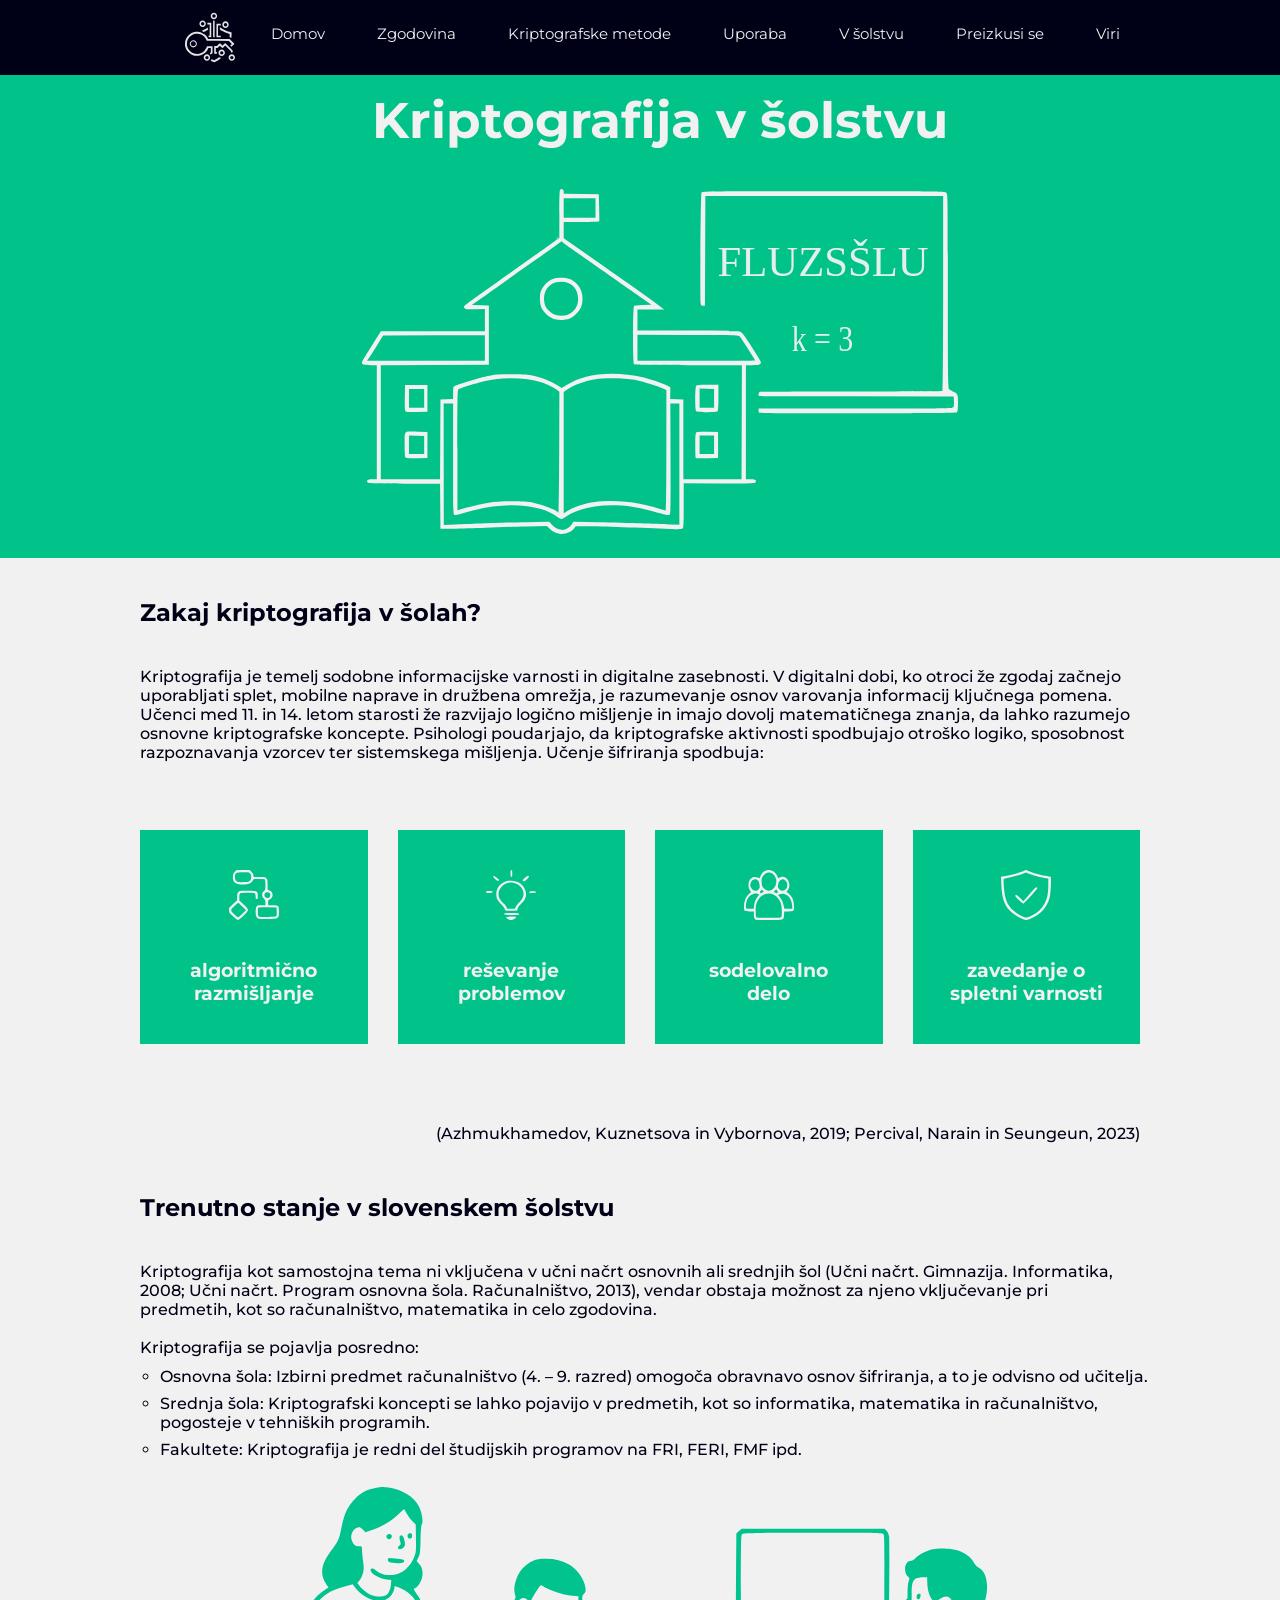
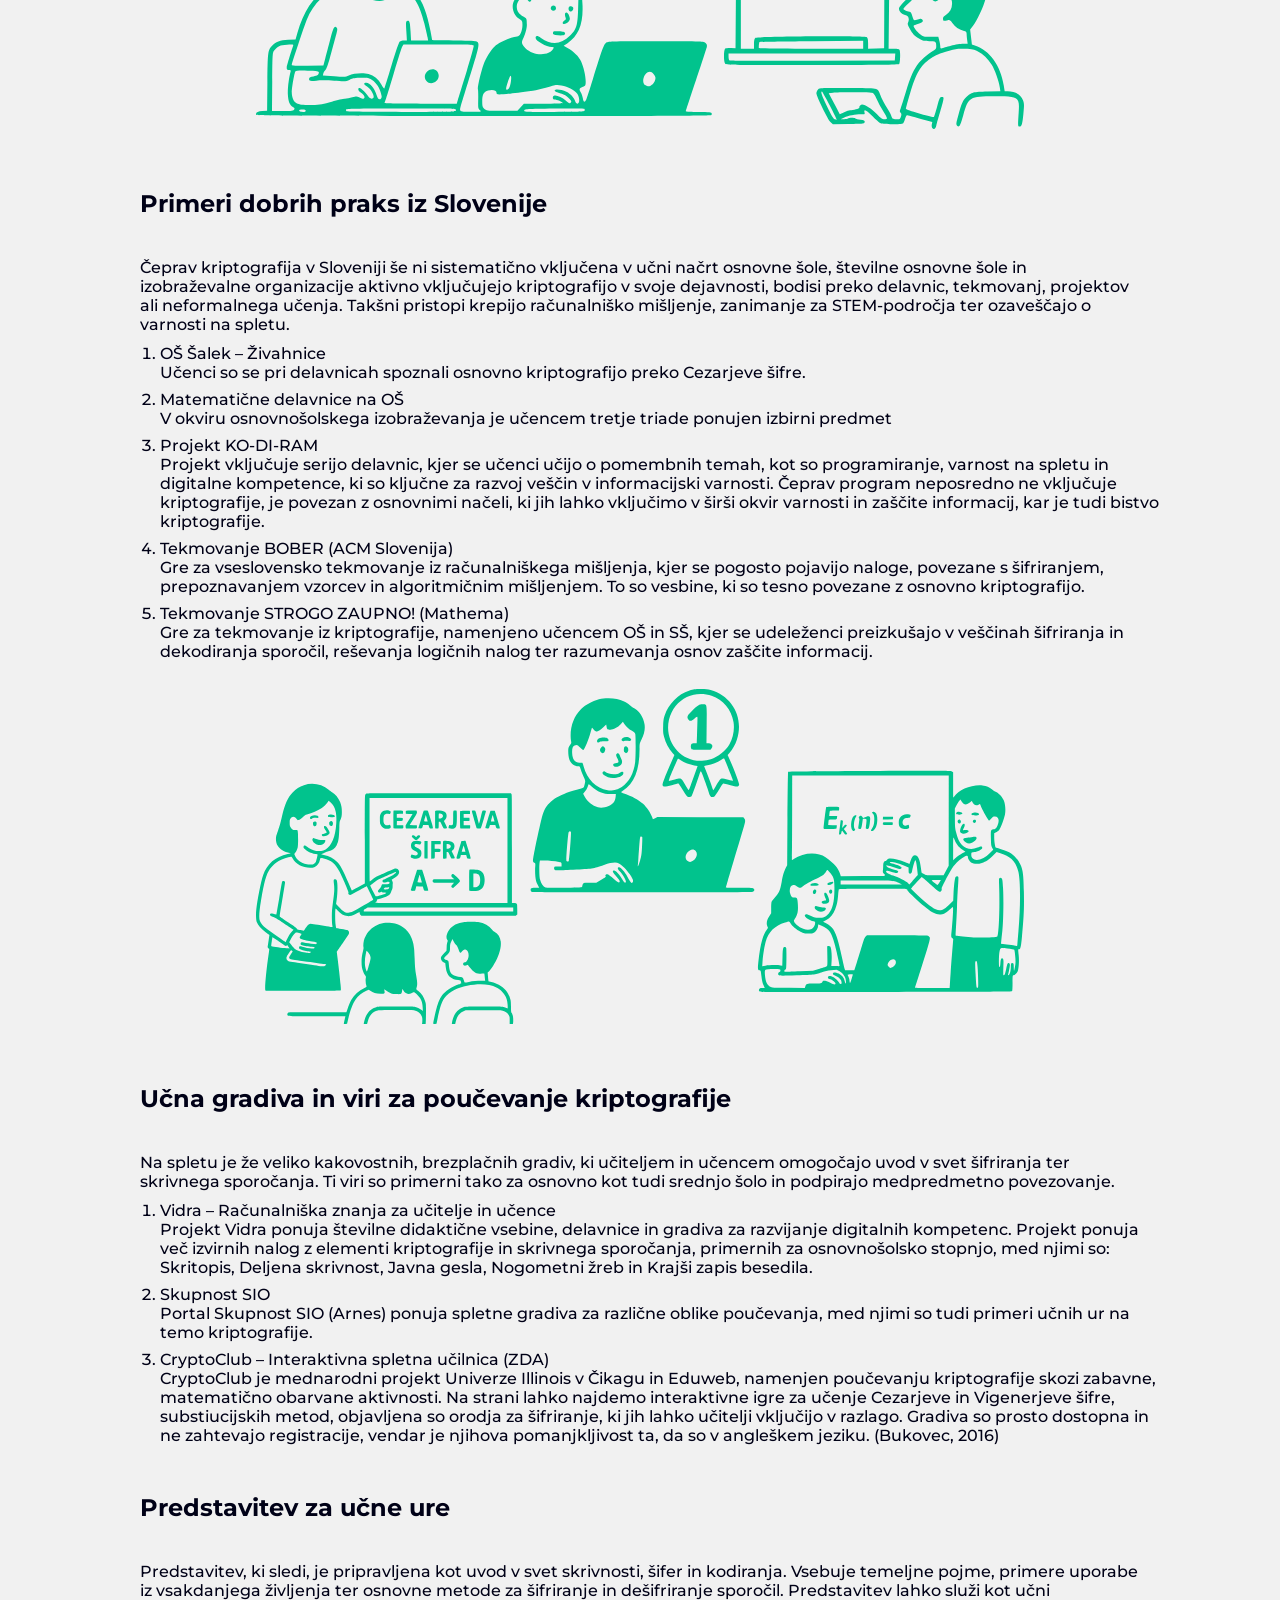
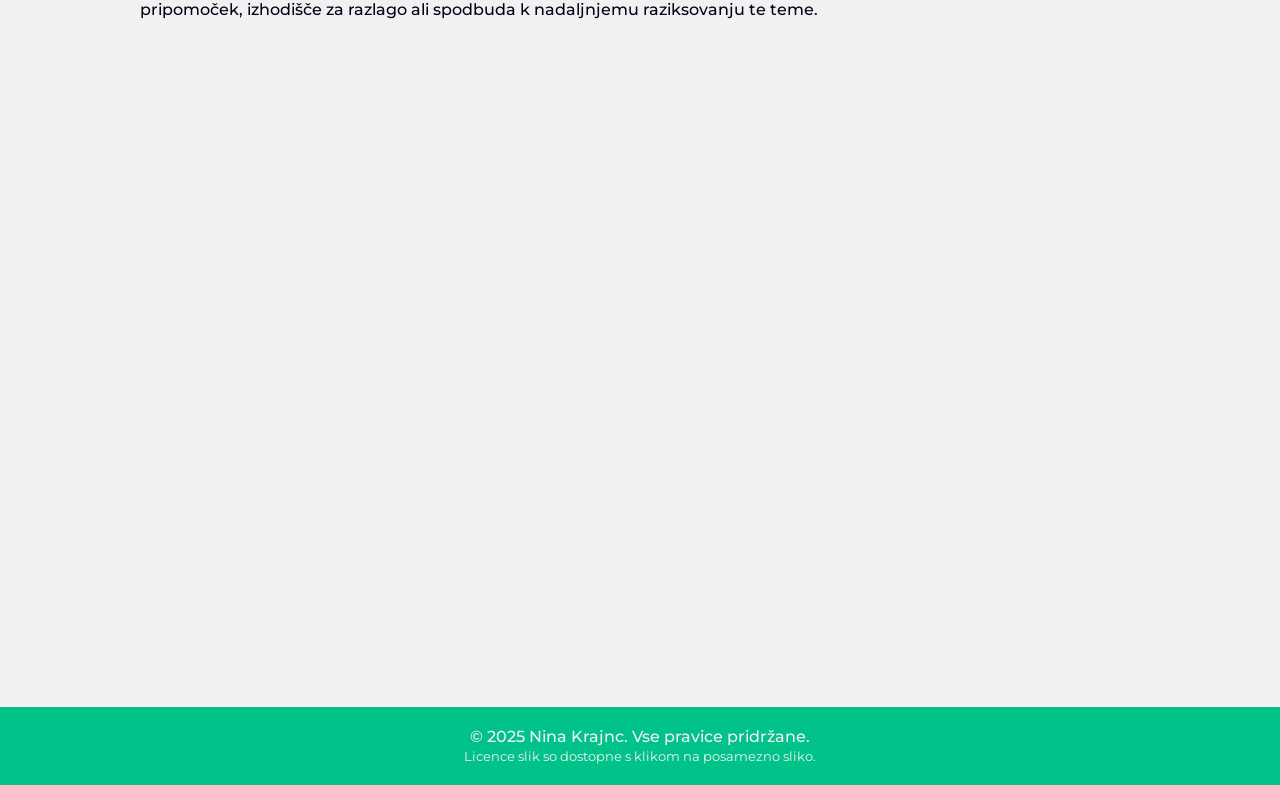
<file: solstvo.html>
<!DOCTYPE html>
<html lang = "sl"> <!--Prevzet jezik na slovenscino-->
    <head>
        <meta charset = "UTF-8"> <!--Za zapis se uporablja UTF-8, je najpogosteje uporabljen-->
        <meta name="viewport" content = "width=device-width, initial-scale=1.0"> <!--prilagajanje strani glede na velikost zaslona-->
        <meta name = "author" content = "Nina Krajnc"> <!--avtor spletne strani-->
        <meta name = "keywords" content = "kriptografija, kriptografske metode, asimetrična kriptografija, simetrična kriptografija, poučevanje šifriranja, uporaba kriptografije"> <!--ključne besede za iskalnike--->
        <meta name = "description" content = "Spletna stran o kriptografiji, njeni zgodovini, metodah, uporabi in kriptografiji v šolstvu."> <!--opis strani, ki ga prikaže iskalnik npr. Google-->
        <title>Kriptografija</title> <!--naslov spletne strani, ki je na zavihku-->

        <link rel="shortcut icon" href="../slike/key-black.svg"> <!--to doda ikona na zavihku(favicon)-->
        <link rel="stylesheet" href="../css/styles.css"/> <!--povezava z dokumentom, kjer imam css kodo-->
        <link rel="stylesheet" href="https://cdnjs.cloudflare.com/ajax/libs/font-awesome/4.7.0/css/font-awesome.min.css"><!--Ikone, ki jih bom uporabila za namige-->
        
        <!--Google font Montserrat-->
        <link rel="preconnect" href="https://fonts.googleapis.com">
        <link rel="preconnect" href="https://fonts.gstatic.com" crossorigin>
        <link href="https://fonts.googleapis.com/css2?family=Montserrat:ital,wght@0,100..900;1,100..900&display=swap" rel="stylesheet"><!--text font izvožen v datoteko-->
        
        <script src="../java/script.js" defer></script> <!--povezava z dokumentom, kjer je JavaScript koda-->
    </head> 
     

    <body>
        <!--Navigacijski meni na vrhu spletne strani-->
        <nav class = "navbar">
            <div class = "navbar-content">
                <ul class = "menu">    
                    <img src="../slike/key-white.svg" alt="Logo kriptografija"> <!--Logo spletne strani v meniju-->
            
                    <li class = "item"><a href = "index.html">Domov</a></li>
                    <li class = "item"><a href = "zgodovina.html">Zgodovina</a></li>
                    
                    <!--Spustni meni za metode-->
                    <div class = "dropdown">
                        <button class = "dropbtn">Kriptografske metode</button><!--gumb, ob kliku pokaže spustni meni za kriptografske metode-->
                        <div class = "dropdown-content">
                            <li class = "item"><a href = "substitucijske.html">Substitucijske metode</a></li>
                            <li class = "item"><a href = "transpozicijske.html">Transpozicijske metode</a></li>
                            <li class = "item"><a href = "sodobniAlgoritmi.html">Sodobni algoritmi</a></li>
                        </div>
                    </div>

                    <li class = "item"> <a href = "uporaba.html">Uporaba</a></li>
                    <li class = "item"> <a href = "solstvo.html">V šolstvu</a></li>
                    <li class = "item"> <a href ="#" onclick="checkPassword(event)">Preizkusi se</a></li><!--V podstran Preizkusi se lahko prideš samo z geslom (geslo: čistopis), funkcija se nahaja v script.js-->
                    <li class = "item"> <a href = "viri.html">Viri</a></li>
                </ul>
            </div>
        </nav>
        
        <!--Glavni naslov podstrani, s sliko-->
        <div class="header">
            <h1>Kriptografija v šolstvu</h1>
            <br><br>
            
            <!--licenca slike se pokaže ob kliku-->
            <div class = "z-misko"><img src = "../slike/v-solstvu-naslovna.svg" alt="Kriptografija v šolstvu grafika" onclick="showText(this)"></div>
            <div class = "hide-na-belo"><a href="https://creativecommons.org">Kriptografija v šolstvu</a> © 2025 by Nina Krajnc is licensed under <a href="https://creativecommons.org/licenses/by-nc-sa/4.0/">CC BY-NC-SA 4.0</a></div> 
        </div>

        <!--Glavno besedilo-->
        <div class="besedilo">
            
            <!--Zakaj kriptografija v šoli-->
            <h2>Zakaj kriptografija v šolah?</h2>
            
            <p>
                Kriptografija je temelj sodobne informacijske varnosti in digitalne zasebnosti. V digitalni dobi, ko otroci že zgodaj začnejo 
                uporabljati splet, mobilne naprave in družbena omrežja, je razumevanje osnov varovanja informacij ključnega pomena. Učenci 
                med 11. in 14. letom starosti že razvijajo logično mišljenje in imajo dovolj matematičnega znanja, da lahko razumejo osnovne 
                kriptografske koncepte. Psihologi poudarjajo, da kriptografske aktivnosti spodbujajo otroško logiko, sposobnost razpoznavanja vzorcev ter sistemskega mišljenja. 
                Učenje šifriranja spodbuja:
                <br><br><br>
            </p>

            <!--Kartice za prikaz, kaj spodbuja kriptografija pri otrocih-->
            <div class = "card-container">
                
                <!--kartica Algoritmično razmišljanje-->
                <div class="card-top">
                    
                    <!--licenca pokaže ob kliku-->
                    <div class = "z-misko"><img src = "../slike/algoritmicno-razmisljanje.svg" alt="Algoritmično razmišljanje" onclick="showText(this)"></div>
                    <div class = "hide"><a href="https://creativecommons.org">Razmišljanje-ikona</a> © 2025 by <a href="https://creativecommons.org">Nina Krajnc</a> is licensed under <a href="https://creativecommons.org/licenses/by-nc-sa/4.0/">CC BY-NC-SA 4.0</a></div>

                    <h3>algoritmično <br>razmišljanje</h3>
                </div>
                 
                <!--Karitca Reševanje problemov-->
                <div class="card-top">
                    
                    <!--licenca pokaže ob kliku-->
                    <div class = "z-misko"><img src = "../slike/resevanje-problemov.svg" alt="Reševanje problemov" onclick="showText(this)"></div>
                    <div class = "hide"><a href="https://creativecommons.org">Razmišljanje-ikona</a> © 2025 by <a href="https://creativecommons.org">Nina Krajnc</a> is licensed under <a href="https://creativecommons.org/licenses/by-nc-sa/4.0/">CC BY-NC-SA 4.0</a></div>
            
                    <h3>reševanje <br>problemov</h3>
                </div>

                <!--Kartica sodelovalno delo-->
                <div class="card-top">

                    <!--licenca pokaže ob kliku-->
                    <div class = "z-misko"><img src = "../slike/sodelovanje.svg" alt="Sodelovalno delo" onclick="showText(this)"></div>
                    <div class = "hide"><a href="https://creativecommons.org">Razmišljanje-ikona</a> © 2025 by <a href="https://creativecommons.org">Nina Krajnc</a> is licensed under <a href="https://creativecommons.org/licenses/by-nc-sa/4.0/">CC BY-NC-SA 4.0</a></div>
                        
                    <h3>sodelovalno <br>delo</h3>
                </div>
                
                <!--kartica zavedanje o spletni varnisti-->
                <div class="card-top">

                    <!--licenca pokaže ob kliku-->
                    <div class = "z-misko"><img src = "../slike/spletna-varnost.svg" alt="Spletna varnost" onclick="showText(this)"></div>
                    <div class = "hide"><a href="https://creativecommons.org">Razmišljanje-ikona</a> © 2025 by <a href="https://creativecommons.org">Nina Krajnc</a> is licensed under <a href="https://creativecommons.org/licenses/by-nc-sa/4.0/">CC BY-NC-SA 4.0</a></div>
            
                    <h3>zavedanje o <br> spletni varnosti</h3>
                </div>
                    
            </div>

            <!--citiranje besedila-->
            <p><span class = "citiranje">(Azhmukhamedov, Kuznetsova in Vybornova, 2019; Percival, Narain in Seungeun, 2023)</span></p>

            <!--Trenutno stanje v slovenskem šolstcu-->
            <h2>Trenutno stanje v slovenskem šolstvu</h2>
                
            <p>
                Kriptografija kot samostojna tema ni vključena v učni načrt osnovnih ali srednjih šol  (Učni načrt. Gimnazija. Informatika, 2008; Učni načrt. Program osnovna šola. Računalništvo, 2013), 
                vendar obstaja možnost za njeno vključevanje pri predmetih, kot so računalništvo, matematika in celo zgodovina.<br><br>
                Kriptografija se pojavlja posredno:
            </p>

            <!--seznam s pikico, za prikaz trenutnega stanja po stopnjah šol-->
            <ol class = "s-pikico">
                <li>
                    Osnovna šola: Izbirni predmet računalništvo (4. – 9. razred) omogoča obravnavo osnov šifriranja, a to je odvisno od učitelja.
                </li>
                    
                <li>
                    Srednja šola: Kriptografski koncepti se lahko pojavijo v predmetih, kot so informatika, matematika in računalništvo, pogosteje v tehniških programih.
                </li>
        
                <li>
                    Fakultete: Kriptografija je redni del študijskih programov na FRI, FERI, FMF ipd.
                </li>
            </ol>
            
            <!--slika narejena s pomočjo GUI-->
            <div class ="slika-med-besedilom">

                <!--ob kliku prikaže licenca in dopis-->
                <div class = "z-misko"><img src = "../slike/ucenci-v-soli.svg" alt="Učenci pri učenju kriptografije" onclick="showText(this)"></div>
                <div class = "hide-na-belo"><a href="https://creativecommons.org">Učenci pri pouku računalništva</a> © 2025 by Nina Krajnc is licensed under <a href="https://creativecommons.org/licenses/by-nc-sa/4.0/">CC BY-NC-SA 4.0</a>
                    <br>
                    Slika je bila ustvarjena s pomočjo GUI. OpenAI. (2025). <a href="https://chat.openai.com">ChatGPT (4o).</a><br>
                    Kasneje je bila vektorizirana in dodatno obdelana.
                </div>    
            </div>

            <!--Primeri dobrih praks v sloveniji-->
            <h2>Primeri dobrih praks iz Slovenije</h2>
                
            <p>
                Čeprav kriptografija v Sloveniji še ni sistematično vključena v učni načrt osnovne šole, številne osnovne šole in izobraževalne 
                organizacije aktivno vključujejo kriptografijo v svoje dejavnosti, bodisi preko delavnic, tekmovanj, projektov ali neformalnega 
                učenja. Takšni pristopi krepijo računalniško mišljenje, zanimanje za STEM-področja ter ozaveščajo o varnosti na spletu.
            </p>

            <!--Seznam šol, ki so vključile kriptografijo v pedagoško delo, pri vsakem link vodi do spletne strani-->
            <ol>
                <li class = "linki">
                    <a href="https://www.ossalek.si/zivahnice-sifriranje-sporocil/" target="_blank">OŠ Šalek – Živahnice</a><br>
                    Učenci so se pri delavnicah spoznali osnovno kriptografijo preko Cezarjeve šifre.
                </li>
                
                <li class = "linki">
                    <a href="https://solalucija1.splet.arnes.si/matematicne-delavnice-9/" target="_blank">Matematične delavnice na OŠ</a><br>
                    V okviru osnovnošolskega izobraževanja je učencem tretje triade ponujen izbirni predmet 
                </li>
    
                <li class = "linki">
                    <a href="https://404.si/sl/otroci/ko-di-ram-ii-digitalne-kompetence-in-racunalnisko-misljenje#:~:text=Skozi%20serijo%20delavnic%20programiranja%2C%20varnosti%20na%20spletu%2C%20netikete,ra%C4%8Dunalni%C5%A1tva%20in%20informatike%20ter%20krepijo%20svoje%20digitalne%20kompetence." target="_blank">Projekt KO-DI-RAM</a>
                    <br>
                    Projekt vključuje serijo delavnic, kjer se učenci učijo o pomembnih temah, kot so programiranje, varnost na 
                    spletu in digitalne kompetence, ki so ključne za razvoj veščin v informacijski varnosti. Čeprav program neposredno ne vključuje 
                    kriptografije, je povezan z osnovnimi načeli, ki jih lahko vključimo v širši okvir varnosti in zaščite informacij, 
                    kar je tudi bistvo kriptografije.
                </li>
                
                <li class = "linki">
                    <a href="https://bober.acm.si/simple/competition/" target="_blank">Tekmovanje BOBER (ACM Slovenija)</a>
                    <br>
                    Gre za vseslovensko tekmovanje iz računalniškega mišljenja, kjer se pogosto pojavijo naloge, 
                    povezane s šifriranjem, prepoznavanjem vzorcev in algoritmičnim mišljenjem. To so vesbine, ki so tesno povezane z osnovno kriptografijo.
                </li>
            
                <li class = "linki">
                    <a href="https://www.mathema.si/si/strogozaupno/" target="_blank">Tekmovanje STROGO ZAUPNO! (Mathema)</a>
                    <br>
                    Gre za tekmovanje iz kriptografije, namenjeno učencem OŠ in SŠ, kjer se udeleženci 
                    preizkušajo v veščinah šifriranja in dekodiranja sporočil, reševanja logičnih nalog ter razumevanja osnov zaščite informacij.
                </li>

            </ol>
             
            
            <!--driga slika narejena z GUI-->
            <div class ="slika-med-besedilom">

                <!--ob kliku se pokaže licenca in dopis-->
                <div class = "z-misko"><img src = "../slike/ucenci-v-soli-drugic.svg" alt="Učenci pri učenju kriptografije" onclick="showText(this)"></div>
                <div class = "hide-na-belo"><a href="https://creativecommons.org">Kriptografija pri pouku</a> © 2025 by Nina Krajnc is licensed under <a href="https://creativecommons.org/licenses/by-nc-sa/4.0/">CC BY-NC-SA 4.0</a>
                    <br>
                    Slika je bila ustvarjena s pomočjo GUI. OpenAI. (2025). <a href="https://chat.openai.com">ChatGPT (4o).</a><br>
                    Kasneje je bila vektorizirana in dodatno obdelana.
                </div>
            </div>

            <!--Gradiva za učenje kriptografije-->
            <h2>Učna gradiva in viri za poučevanje kriptografije</h2>
            
            <p>
                Na spletu je že veliko kakovostnih, brezplačnih gradiv, ki učiteljem in učencem omogočajo uvod v svet šifriranja ter skrivnega 
                sporočanja. Ti viri so primerni tako za osnovno kot tudi srednjo šolo in podpirajo medpredmetno povezovanje.
            </p>

            <!--primeri gradiv, linki vodijo do strani-->
            <ol>
                <li class = "linki">
                    <a href="http://vidra.si/" target="_blank">Vidra – Računalniška znanja za učitelje in učence</a>
                    <br>
                    Projekt Vidra ponuja številne didaktične vsebine, delavnice in gradiva za 
                    razvijanje digitalnih kompetenc. Projekt ponuja več izvirnih nalog z elementi kriptografije in skrivnega sporočanja,  
                    primernih za osnovnošolsko stopnjo, med njimi so: Skritopis, Deljena skrivnost, Javna gesla, Nogometni žreb in Krajši zapis besedila.
                </li>

                <li class = "linki">
                    <a href="https://skupnost.sio.si/course/view.php?id=11370#section-9" target="_blank">Skupnost SIO</a>
                    <br>
                    Portal Skupnost SIO (Arnes) ponuja spletne gradiva za različne oblike poučevanja, med njimi so tudi primeri 
                    učnih ur na temo kriptografije.
                </li>

                <li class = "linki">
                    <a href = "https://cryptoclub.org/" target="_blank">CryptoClub – Interaktivna spletna učilnica (ZDA)</a>
                    <br>
                    CryptoClub je mednarodni projekt Univerze Illinois v Čikagu in Eduweb, 
                    namenjen poučevanju kriptografije skozi zabavne, matematično obarvane aktivnosti. Na strani lahko najdemo interaktivne igre  za  
                    učenje Cezarjeve in Vigenerjeve šifre, substiucijskih metod, objavljena so orodja za šifriranje, ki jih lahko učitelji vključijo 
                    v razlago. Gradiva so prosto dostopna in ne zahtevajo registracije, vendar je njihova pomanjkljivost ta, da so v angleškem jeziku. (Bukovec, 2016)   
                </li>

            </ol>


            <!--vgrajena predstavitev iz Canve-->
            <div class = "predstavitev">

                <h2>
                    Predstavitev za učne ure
                </h2>

                <p>
                    Predstavitev, ki sledi, je pripravljena kot uvod v svet skrivnosti, šifer in kodiranja. 
                    Vsebuje temeljne pojme, primere uporabe iz vsakdanjega življenja ter osnovne metode za šifriranje in dešifriranje sporočil. 
                    Predstavitev lahko služi kot učni pripomoček, izhodišče za razlago ali spodbuda k nadaljnjemu raziksovanju te teme.
                    <br><br>
                </p>

                <!--Koda iz canve, malo spremenjena-->
                <div style="position: relative; max-width: 1000px ; height: 600px; margin: 0 auto;
                    padding-bottom: 0;  overflow: hidden; border-radius: 8px; will-change: transform; background-color: transparent;">
                    <iframe loading="lazy" style="position: absolute; width: 100%; height: 100%; top: 0; left: 0; border: none; padding: 0;margin: 0;"
                        src="https://www.canva.com/design/DAGoidsss3g/xLiUZEWssbpL6OozTs6Z-Q/view?embed" allowfullscreen="allowfullscreen" allow="fullscreen">
                    </iframe>
                </div>
                <a href="https:&#x2F;&#x2F;www.canva.com&#x2F;design&#x2F;DAGoidsss3g&#x2F;xLiUZEWssbpL6OozTs6Z-Q&#x2F;view?utm_content=DAGoidsss3g&amp;utm_campaign=designshare&amp;utm_medium=embeds&amp;utm_source=link" target="_blank" rel="noopener">Kriptografija - UPO</a>
            </div>

        </div>

        <!--Noga spletne strani-->
        <footer>
            <p>© 2025 Nina Krajnc. Vse pravice pridržane.</p>
            <small>Licence slik so dostopne s klikom na posamezno sliko.</small>
        </footer>

    </body>

</html>
</file>
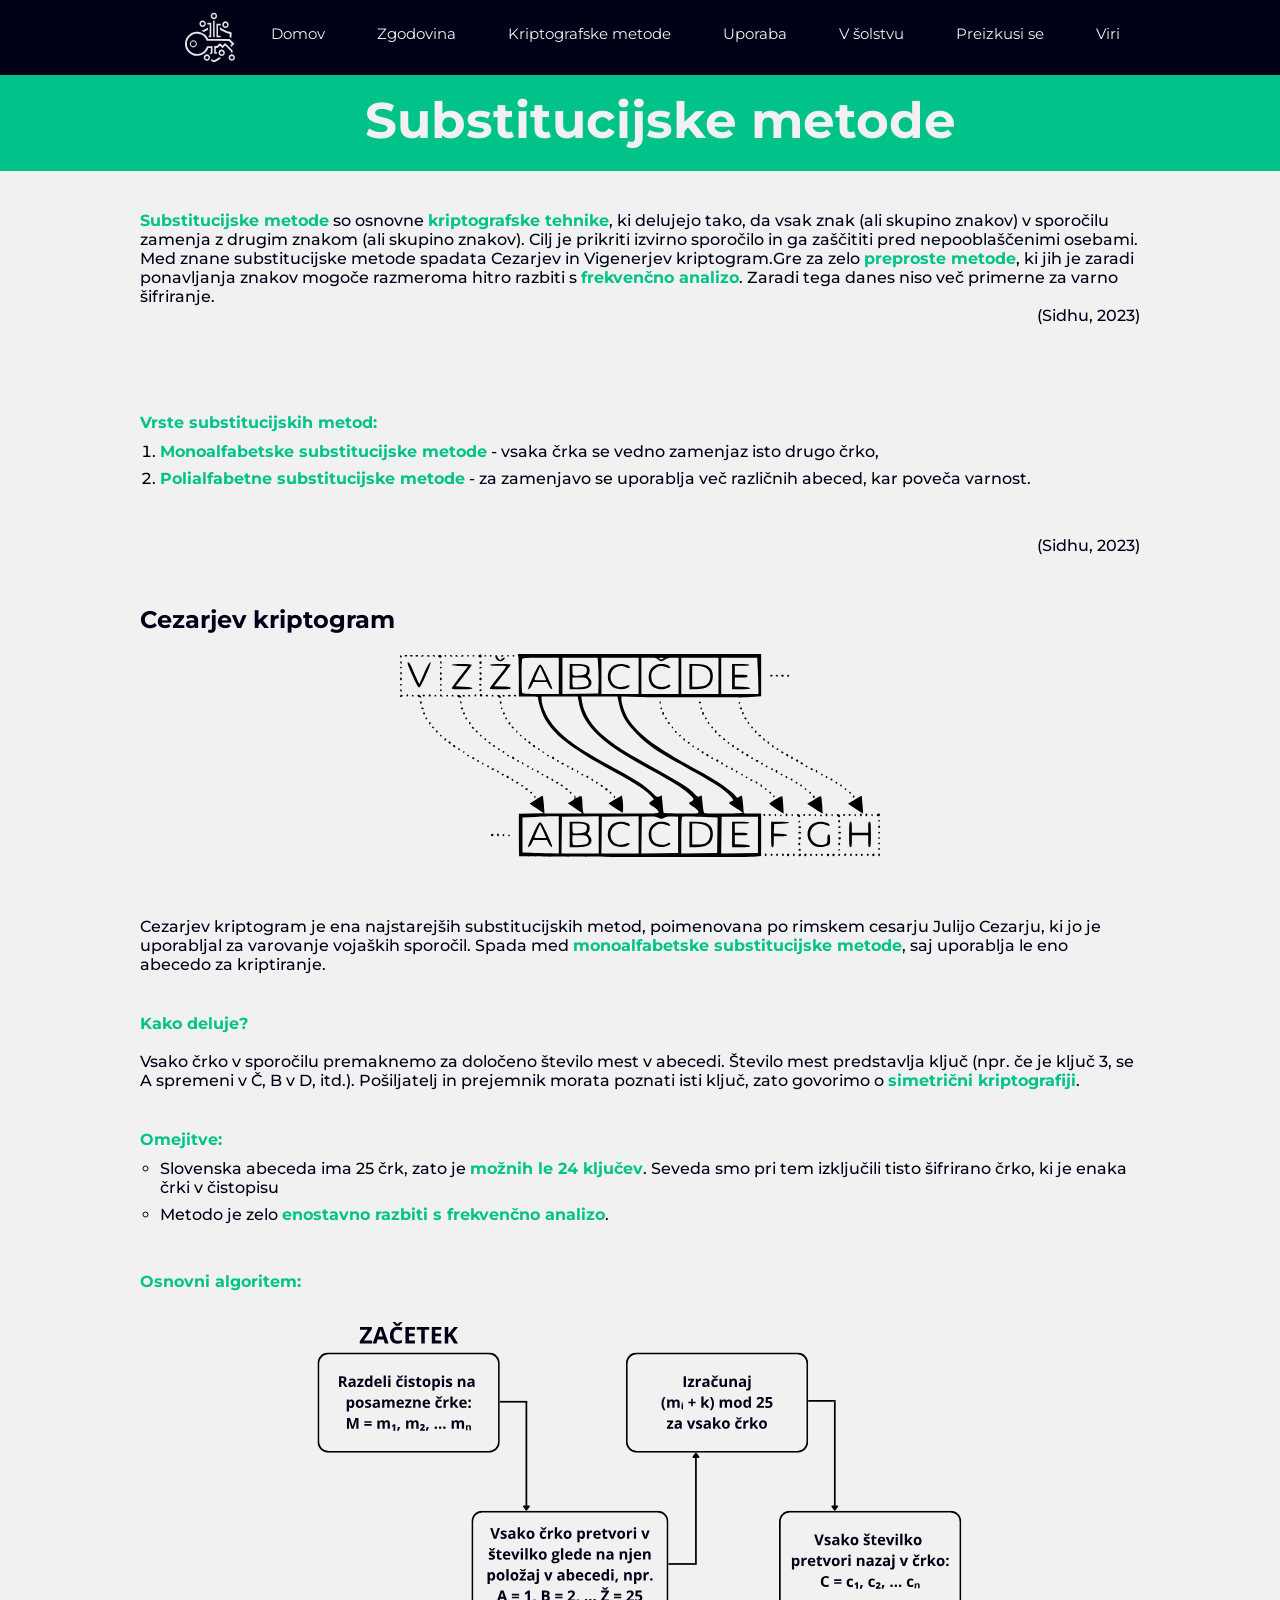
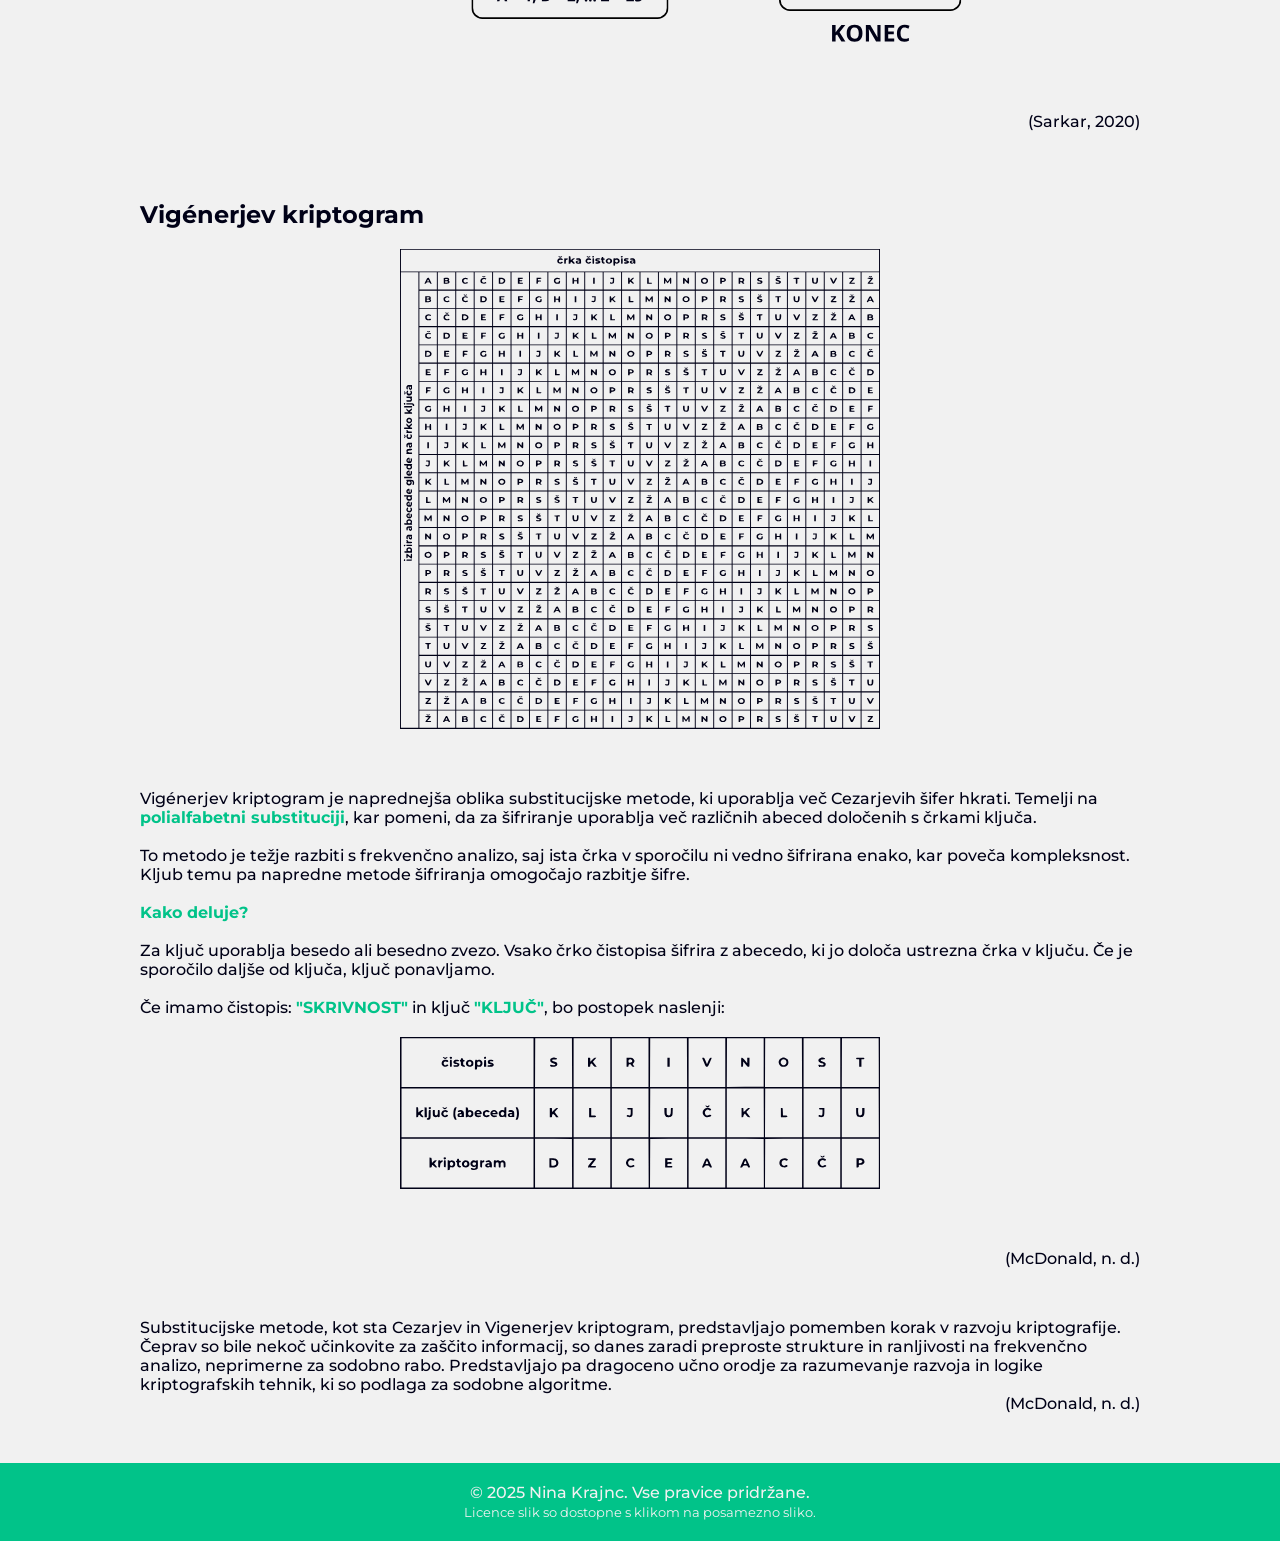
<file: substitucijske.html>
<!DOCTYPE html>
<html lang = "sl"> <!--Prevzet jezik na slovenscino-->
    <head>
        <meta charset = "UTF-8"> <!--Za zapis se uporablja UTF-8, je najpogosteje uporabljen-->
        <meta name="viewport" content = "width=device-width, initial-scale=1.0"> <!--prilagajanje strani glede na velikost zaslona-->
        <meta name = "author" content = "Nina Krajnc"> <!--avtor spletne strani-->
        <meta name = "keywords" content = "kriptografija, kriptografske metode, asimetrična kriptografija, simetrična kriptografija, poučevanje šifriranja, uporaba kriptografije"> <!--ključne besede za iskalnike--->
        <meta name = "description" content = "Spletna stran o kriptografiji, njeni zgodovini, metodah, uporabi in kriptografiji v šolstvu."> <!--opis strani, ki ga prikaže iskalnik npr. Google-->
        <title>Kriptografija</title> <!--naslov spletne strani, ki je na zavihku-->

        <link rel="shortcut icon" href="../slike/key-black.svg"> <!--to doda ikona na zavihku(favicon)-->
        <link rel="stylesheet" href="../css/styles.css"/> <!--povezava z dokumentom, kjer imam css kodo-->
        <link rel="stylesheet" href="https://cdnjs.cloudflare.com/ajax/libs/font-awesome/4.7.0/css/font-awesome.min.css"><!--Ikone, ki jih bom uporabila za namige-->
        
        <!--Google font Montserrat-->
        <link rel="preconnect" href="https://fonts.googleapis.com">
        <link rel="preconnect" href="https://fonts.gstatic.com" crossorigin>
        <link href="https://fonts.googleapis.com/css2?family=Montserrat:ital,wght@0,100..900;1,100..900&display=swap" rel="stylesheet"><!--text font izvožen v datoteko-->
        
        <script src="../java/script.js" defer></script> <!--povezava z dokumentom, kjer je JavaScript koda-->
    </head> 
     

    <body>
        <!--Navigacijski meni na vrhu spletne strani-->
        <nav class = "navbar">
            <div class = "navbar-content">
                <ul class = "menu">    
                    <img src="../slike/key-white.svg"> <!--Logo spletne strani v meniju-->
            
                    <li class = "item"><a href = "index.html">Domov</a></li>
                    <li class = "item"><a href = "zgodovina.html">Zgodovina</a></li>
                    
                    <!--Spustni meni za metode-->
                    <div class = "dropdown">
                        <button class = "dropbtn">Kriptografske metode</button><!--gumb, ob kliku pokaže spustni meni za kriptografske metode-->
                        <div class = "dropdown-content">
                            <li class = "item"><a href = "substitucijske.html">Substitucijske metode</a></li>
                            <li class = "item"><a href = "transpozicijske.html">Transpozicijske metode</a></li>
                            <li class = "item"><a href = "sodobniAlgoritmi.html">Sodobni algoritmi</a></li>
                        </div>
                    </div>

                    <li class = "item"> <a href = "uporaba.html">Uporaba</a></li>
                    <li class = "item"> <a href = "solstvo.html">V šolstvu</a></li>
                    <li class = "item"> <a href ="#" onclick="checkPassword(event)">Preizkusi se</a></li><!--V podstran Preizkusi se lahko prideš samo z geslom (geslo: čistopis), funkcija se nahaja v script.js-->
                    <li class = "item"> <a href = "viri.html">Viri</a></li>
                </ul>
            </div>
        </nav>
        
        <!--Glavni naslov podstrani-->
        <div class="header">
            <h1>Substitucijske metode</h1>
        </div>

        <!--Vsebina strani-->
        <div class = "besedilo">

            <p>
                <!--Uvod o substitucijskih metodah-->
                <b>Substitucijske metode</b> so osnovne <b>kriptografske tehnike</b>, ki delujejo tako, 
                da vsak znak (ali skupino znakov) v sporočilu zamenja z drugim znakom (ali skupino znakov). 
                Cilj je prikriti izvirno sporočilo in ga zaščititi pred nepooblaščenimi osebami. Med znane substitucijske metode 
                spadata Cezarjev in Vigenerjev kriptogram.Gre za zelo <b>preproste metode</b>, ki jih je zaradi ponavljanja znakov mogoče razmeroma hitro razbiti s 
                <b>frekvenčno analizo</b>. Zaradi tega danes niso več primerne za varno šifriranje.
                <span class = "citiranje">(Sidhu, 2023)</span>
                <br><br>
            </p>
            
            <!--Delitev substitucijskih, narejeno z urejenim seznamom, oštevilčen-->
            <p>
                <b>Vrste substitucijskih metod:</b>
                <br>
            </p>

                <ol>
                    <li><b>Monoalfabetske substitucijske metode</b> - vsaka črka se vedno zamenjaz isto drugo črko,</li>
                    <li><b>Polialfabetne substitucijske metode</b> - za zamenjavo se uporablja več različnih abeced, kar poveča varnost.</li>
                </ol>
                
            <!--citiranje besedila-->
            <p>
                <span class = "citiranje">(Sidhu, 2023)</span>
            </p>

            <!--Cezarjev kriptogram-->
            <h2>Cezarjev kriptogram</h2>

            <!--Slika cezarjevega kriptograma, class lahko poimenujes na več načinov!-->
            <div class = "z-misko majhna-slika">
                <img src = "../slike/path1.svg" alt="Cezarjev kriptogram" onclick="showText(this)"><!--Licenca slike se pokaže ob kliku-->
            </div>
            <div class = "hide-na-belo"><a href="https://creativecommons.org">Cezarjev kriptogram</a> © 2025 by Nina Krajnc is licensed under <a href="https://creativecommons.org/licenses/by-nc-sa/4.0/">CC BY-NC-SA 4.0</a></div>
            

            <p>Cezarjev kriptogram je ena najstarejših substitucijskih metod, poimenovana po rimskem cesarju Julijo Cezarju, ki jo je uporabljal za 
                varovanje vojaških sporočil. Spada med <b>monoalfabetske substitucijske metode</b>, saj uporablja le eno abecedo za kriptiranje.
            </p>
            
            <!--Delovanje-->
            <p>
                <b>Kako deluje?</b>
                <br><br>
                Vsako črko v sporočilu premaknemo za določeno število mest v abecedi. Število mest predstavlja ključ (npr. če je ključ 3, se A 
                spremeni v Č, B v D, itd.). Pošiljatelj in prejemnik morata poznati isti ključ, zato govorimo o <b>simetrični 
                kriptografiji</b>.
            </p>

            <!--Omejitve, predstavljene z urejenim seznamom (s piko)-->
            <p><b>Omejitve:</b></p> 
                
            <ol class = "s-pikico">
                <li>Slovenska abeceda ima 25 črk, zato je <b>možnih le 24 ključev</b>. Seveda smo pri tem izključili tisto šifrirano črko, ki je enaka črki v čistopisu</li>
                <li>Metodo je zelo <b>enostavno razbiti s frekvenčno analizo</b>.</li>
            </ol>
            
            <!--Osnovni algoritem prikazan kot slika-->
            <p>
                <b>Osnovni algoritem:</b>
            </p>

            <div class = "z-misko srednja-slika"><img src="../slike/cezarjev-kriptogram-potek.svg" alt="Grafična predstavitev poteka cezarjevega kriptograma" onclick="showText(this)"></div><!--Licenca slike se pokaže ob kliku-->
            <div class = "hide-na-belo"><a href="https://creativecommons.org">Potek cezarjevega kriptograma</a> © 2025 by Nina Krajnc is licensed under <a href="https://creativecommons.org/licenses/by-nc-sa/4.0/">CC BY-NC-SA 4.0</a></div>
            
            <p><span class = "citiranje">(Sarkar, 2020)</span></p> <!--citiranje besedila o cezarjevem kriptogramu-->
            <br>

            <!--Vigénerjev kriptogram-->
            <h2>Vigénerjev kriptogram</h2>

            <!--Slika kritpograma, ob kliku se pokaže licenca-->
            <div class = "z-misko majhna-slika"><img src="../slike/vigener-naslovna.svg" alt="Vigenerjev kriptogram" onclick="showText(this)"></div>
            <div class = "hide-na-belo"><a href="https://creativecommons.org">Vigenerjev kriptogram tabela</a> © 2025 by Nina Krajnc is licensed under <a href="https://creativecommons.org/licenses/by-nc-sa/4.0/">CC BY-NC-SA 4.0</a></div>
            
            <!--Opis kriptograma-->
            <p>
                Vigénerjev kriptogram je naprednejša oblika substitucijske metode, ki uporablja več Cezarjevih šifer hkrati. 
                Temelji na <b>polialfabetni substituciji</b>, kar pomeni, da za šifriranje uporablja več 
                različnih abeced določenih s črkami ključa.
                <br><br>

                To metodo je težje razbiti s frekvenčno analizo, saj ista črka v sporočilu ni vedno šifrirana enako, kar poveča 
                kompleksnost. Kljub temu pa napredne metode šifriranja omogočajo razbitje šifre.<br><br>
                
                <!--Delovanje kriptograma, predstavljeno na primeru-->
                <b>Kako deluje?</b>
                <br><br>
                Za ključ uporablja besedo ali besedno zvezo. Vsako črko čistopisa šifrira z abecedo, ki jo določa ustrezna črka v ključu. 
                Če je sporočilo daljše od ključa, ključ ponavljamo.<br><br>
                Če imamo čistopis: <b>"SKRIVNOST"</b> in ključ <b>"KLJUČ"</b>, bo postopek naslenji:
            </p>

            <!--Slika poteka šifriranja, licenca slike se pojavi ob kliku-->
            <div class = "z-misko majhna-slika"><img src="../slike/vigener-primer.svg" alt="Primer uporabe Vigenerjevega kriptograma" onclick="showText(this)"></div>
            <div class = "hide-na-belo"><a href="https://creativecommons.org">Potek vigenerjevega kriptograma</a> © 2025 by Nina Krajnc is licensed under <a href="https://creativecommons.org/licenses/by-nc-sa/4.0/">CC BY-NC-SA 4.0</a></div>
            
            <p><span class = "citiranje">(McDonald, n. d.)</span></p><!--citiranje besedila-->
            
            <!--Zaključna misel o substitucijskih metodah-->
            <p>
                Substitucijske metode, kot sta Cezarjev in Vigenerjev kriptogram, predstavljajo pomemben korak v razvoju kriptografije. Čeprav so 
                bile nekoč učinkovite za zaščito informacij, so danes zaradi preproste strukture in ranljivosti na frekvenčno analizo, neprimerne za 
                sodobno rabo. Predstavljajo pa dragoceno učno orodje za razumevanje razvoja in logike kriptografskih tehnik, ki so podlaga za sodobne algoritme.
                
                <span class = "citiranje">(McDonald, n. d.)</span><!--citiranje besedila-->

            </p>

        </div>

        <!--Noga spletne strani-->
        <footer>
            <p>© 2025 Nina Krajnc. Vse pravice pridržane.</p>
            <small>Licence slik so dostopne s klikom na posamezno sliko.</small>
        </footer>

</html>
</file>
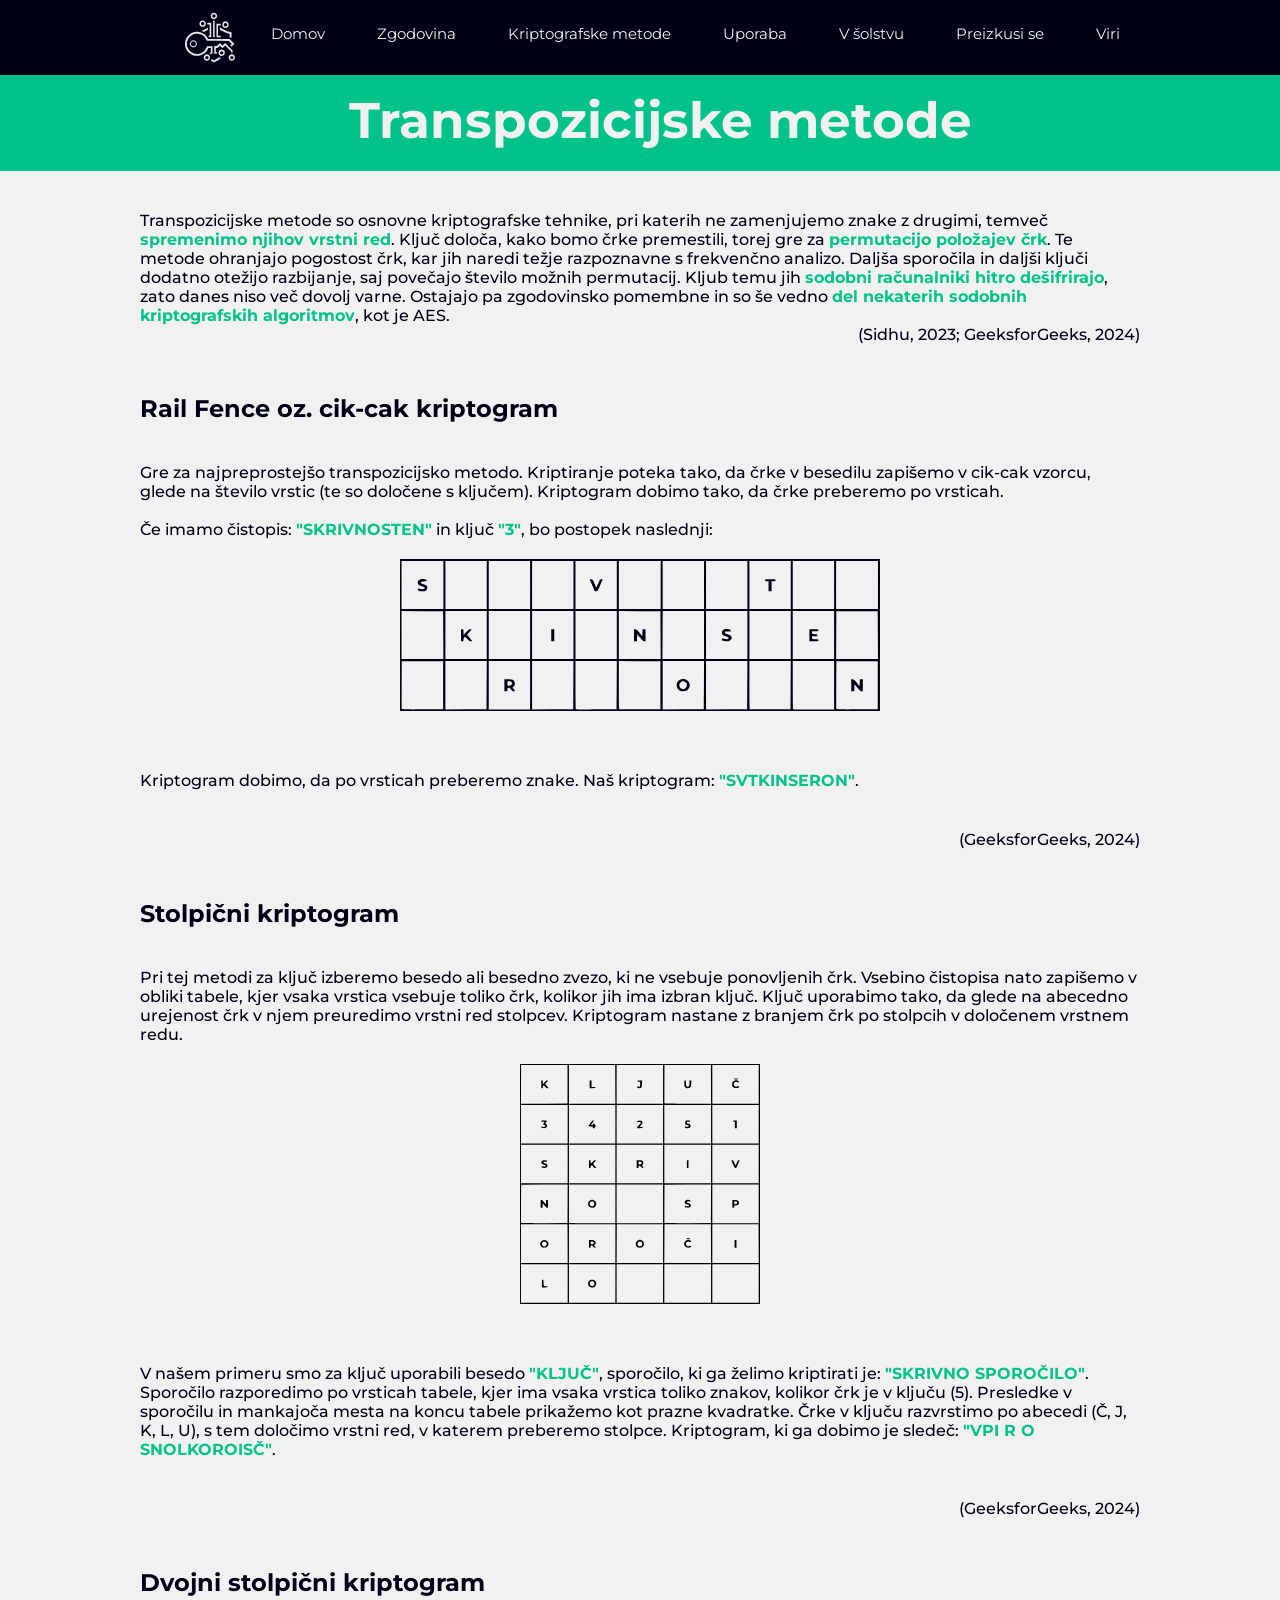
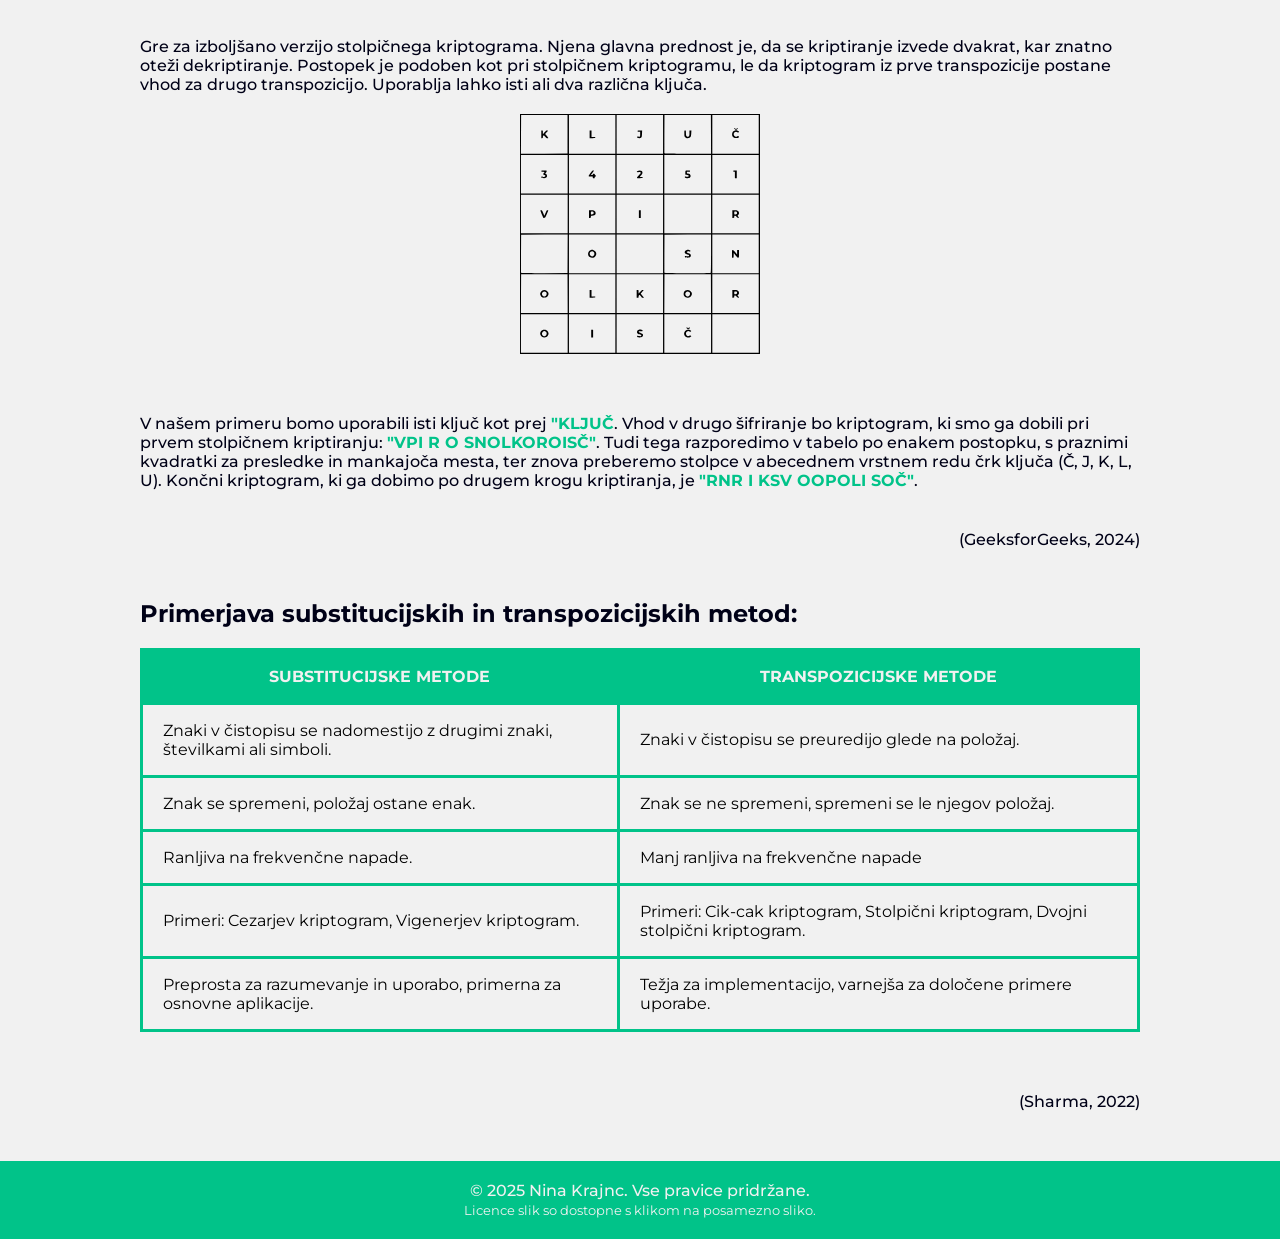
<file: transpozicijske.html>
<!DOCTYPE html>
<html lang = "sl"> <!--Prevzet jezik na slovenscino-->
    <head>
        <meta charset = "UTF-8"> <!--Za zapis se uporablja UTF-8, je najpogosteje uporabljen-->
        <meta name="viewport" content = "width=device-width, initial-scale=1.0"> <!--prilagajanje strani glede na velikost zaslona-->
        <meta name = "author" content = "Nina Krajnc"> <!--avtor spletne strani-->
        <meta name = "keywords" content = "kriptografija, kriptografske metode, asimetrična kriptografija, simetrična kriptografija, poučevanje šifriranja, uporaba kriptografije"> <!--ključne besede za iskalnike--->
        <meta name = "description" content = "Spletna stran o kriptografiji, njeni zgodovini, metodah, uporabi in kriptografiji v šolstvu."> <!--opis strani, ki ga prikaže iskalnik npr. Google-->
        <title>Kriptografija</title> <!--naslov spletne strani, ki je na zavihku-->

        <link rel="shortcut icon" href="../slike/key-black.svg"> <!--to doda ikona na zavihku(favicon)-->
        <link rel="stylesheet" href="../css/styles.css"/> <!--povezava z dokumentom, kjer imam css kodo-->
        <link rel="stylesheet" href="https://cdnjs.cloudflare.com/ajax/libs/font-awesome/4.7.0/css/font-awesome.min.css"><!--Ikone, ki jih bom uporabila za namige-->
        
        <!--Google font Montserrat-->
        <link rel="preconnect" href="https://fonts.googleapis.com">
        <link rel="preconnect" href="https://fonts.gstatic.com" crossorigin>
        <link href="https://fonts.googleapis.com/css2?family=Montserrat:ital,wght@0,100..900;1,100..900&display=swap" rel="stylesheet"><!--text font izvožen v datoteko-->
        
        <script src="../java/script.js" defer></script> <!--povezava z dokumentom, kjer je JavaScript koda-->
    </head> 
     
    <body>
        <!--Navigacijski meni na vrhu spletne strani-->
        <nav class = "navbar">
            <div class = "navbar-content">
                <ul class = "menu">    
                    <img src="../slike/key-white.svg"> <!--Logo spletne strani v meniju-->
            
                    <li class = "item"><a href = "index.html">Domov</a></li>
                    <li class = "item"><a href = "zgodovina.html">Zgodovina</a></li>
                    
                    <!--Spustni meni za metode-->
                    <div class = "dropdown">
                        <button class = "dropbtn">Kriptografske metode</button><!--gumb, ob kliku pokaže spustni meni za kriptografske metode-->
                        <div class = "dropdown-content">
                            <li class = "item"><a href = "substitucijske.html">Substitucijske metode</a></li>
                            <li class = "item"><a href = "transpozicijske.html">Transpozicijske metode</a></li>
                            <li class = "item"><a href = "sodobniAlgoritmi.html">Sodobni algoritmi</a></li>
                        </div>
                    </div>

                    <li class = "item"> <a href = "uporaba.html">Uporaba</a></li>
                    <li class = "item"> <a href = "solstvo.html">V šolstvu</a></li>
                    <li class = "item"> <a href ="#" onclick="checkPassword(event)">Preizkusi se</a></li><!--V podstran Preizkusi se lahko prideš samo z geslom (geslo: čistopis), funkcija se nahaja v script.js-->
                    <li class = "item"> <a href = "viri.html">Viri</a></li>
                </ul>
            </div>
        </nav>
        
        <!--Glavni naslov podstrani-->
        <div class = "header">
            <h1>Transpozicijske metode</h1>
        </div>

        <!--Glavna vsebina-->
        <div class = "besedilo">
            <p>
                Transpozicijske metode so osnovne kriptografske tehnike, pri katerih ne zamenjujemo znake z drugimi, temveč <b>spremenimo 
                njihov vrstni red</b>. Ključ določa, kako bomo črke premestili, torej gre za <b>permutacijo položajev črk</b>.
                Te metode ohranjajo pogostost črk, kar jih naredi težje razpoznavne s frekvenčno analizo. Daljša sporočila in daljši ključi dodatno 
                otežijo razbijanje, saj povečajo število možnih permutacij. Kljub temu jih <b>sodobni računalniki hitro dešifrirajo</b>, 
                zato danes niso več dovolj varne. Ostajajo pa zgodovinsko pomembne in so še vedno <b>del nekaterih sodobnih kriptografskih algoritmov</b>, 
                kot je AES.

                <!--citiranje besedila-->
                <span class = "citiranje">(Sidhu, 2023; GeeksforGeeks, 2024)</span>
            </p>

            <!--Rail Fence kriptogram-->
            <h2>Rail Fence oz. cik-cak kriptogram</h2>

            <p>
                Gre za najpreprostejšo transpozicijsko metodo. Kriptiranje poteka tako, da črke v besedilu zapišemo v cik-cak vzorcu, glede na število vrstic 
                (te so določene s ključem). Kriptogram dobimo tako, da črke preberemo po vrsticah.<br><br>
                Če imamo čistopis: <b>"SKRIVNOSTEN"</b> in ključ <b>"3"</b>, bo postopek naslednji:
            </p>

            <!--Prikaz šifriranja s sliko, ob kliku nanjo se pokaže licenca-->
            <div class = "z-misko majhna-slika"><img src ="../slike/cikcak-primer.svg" alt="Primer kriptiranja s cik-cak kriptogramom." onclick="showText(this)"></div>
            <div class = "hide-na-belo"><a href="https://creativecommons.org">Potek cik-cak kriptiranja</a> © 2025 by Nina Krajnc is licensed under <a href="https://creativecommons.org/licenses/by-nc-sa/4.0/">CC BY-NC-SA 4.0</a></div>
            

            <p>
                Kriptogram dobimo, da po vrsticah preberemo znake. Naš kriptogram: <b>"SVTKINSERON"</b>.
            </p>
            <!--citiranje besedila-->
            <p><span class = "citiranje">(GeeksforGeeks, 2024)</span></p>
        
            <!--Stolpični kriptogram-->
            <h2>Stolpični kriptogram</h2>

            <p>
                Pri tej metodi za ključ izberemo besedo ali besedno zvezo, ki ne vsebuje ponovljenih črk. Vsebino čistopisa nato zapišemo v obliki tabele, 
                kjer vsaka vrstica vsebuje toliko črk, kolikor jih ima izbran ključ. Ključ uporabimo tako, da glede na abecedno urejenost črk v njem 
                preuredimo vrstni red stolpcev. Kriptogram nastane z branjem črk po stolpcih v določenem vrstnem redu.
            </p>

            <!--prikaz šifriranja s sliko, ob kliku se izpiše licenca-->
            <div class = "z-misko zelo-majhna-slika"><img src="../slike/stolpicni-primer.svg" alt="Primer kriptiranja s stolpičnim kriptogramom." onclick="showText(this)"></div>
            <div class = "hide-na-belo"><a href="https://creativecommons.org">Potek stolpičnega kriptiranja</a> © 2025 by Nina Krajnc is licensed under <a href="https://creativecommons.org/licenses/by-nc-sa/4.0/">CC BY-NC-SA 4.0</a></div>

            
            <p>
                V našem primeru smo za ključ uporabili besedo <b>"KLJUČ"</b>, sporočilo, ki ga želimo kriptirati je: <b>"SKRIVNO SPOROČILO"</b>. Sporočilo razporedimo po vrsticah 
                tabele, kjer ima vsaka vrstica toliko znakov, kolikor črk je v ključu (5). Presledke v sporočilu in mankajoča mesta na koncu tabele prikažemo kot prazne kvadratke. 
                Črke v ključu razvrstimo po abecedi (Č, J, K, L, U), s tem določimo vrstni red, v katerem preberemo stolpce. Kriptogram, ki ga dobimo je sledeč: <b>"VPI R O SNOLKOROISČ"</b>.
            </p>
            <!--citiranje besedila-->
            <p><span class = "citiranje">(GeeksforGeeks, 2024)</span></p>

            <!--Dvojni stolpični kriptogram-->
            <h2>Dvojni stolpični kriptogram</h2>

            <p>
                Gre za izboljšano verzijo stolpičnega kriptograma. Njena glavna prednost je, da se kriptiranje izvede dvakrat, kar znatno oteži dekriptiranje. 
                Postopek je podoben kot pri stolpičnem kriptogramu, le da kriptogram iz prve transpozicije postane vhod za drugo transpozicijo. Uporablja lahko 
                isti ali dva različna ključa.
            </p>

            <!--prikaz šifriranja s sliko, ob kliku se izpiše licenca-->
            <div class = "z-misko zelo-majhna-slika"><img src="../slike/dvojni-stolpični-primer.svg" alt="Primer kriptiranja z dvojnim stolpičnim kriptogramom." onclick="showText(this)"></div>
            <div class = "hide-na-belo"><a href="https://creativecommons.org">Potek dvojno stolpičnega kriptiranja</a> © 2025 by Nina Krajnc is licensed under <a href="https://creativecommons.org/licenses/by-nc-sa/4.0/">CC BY-NC-SA 4.0</a></div>

            <p>
                V našem primeru bomo uporabili isti ključ kot prej <b>"KLJUČ</b>. Vhod v drugo šifriranje bo kriptogram, ki smo ga dobili pri prvem stolpičnem kriptiranju: 
                <b>"VPI R O SNOLKOROISČ"</b>. Tudi tega razporedimo v tabelo po enakem postopku, s praznimi kvadratki za presledke in mankajoča mesta, ter znova preberemo stolpce v abecednem 
                vrstnem redu črk ključa (Č, J, K, L, U). Končni kriptogram, ki ga dobimo po drugem krogu kriptiranja, je <b>"RNR I KSV OOPOLI SOČ"</b>. 
            </p>
            <!--citiranje besedila-->
            <p><span class = "citiranje">(GeeksforGeeks, 2024)</span></p>

            <!--primerjava subsitucijskih in transpozicijskih metod, v obliki tabele-->
            <h2>Primerjava substitucijskih in transpozicijskih metod:</h2>

            <!--tabela-->
            <table>
                <tr>
                    <th>SUBSTITUCIJSKE METODE</th>
                    <th>TRANSPOZICIJSKE METODE</th>
                </tr>
                
                <tr>
                    <td>Znaki v čistopisu se nadomestijo z drugimi znaki, številkami ali simboli.</td>
                    <td>Znaki v čistopisu se preuredijo glede na položaj.</td>
                </tr>

                <tr>
                    <td>Znak se spremeni, položaj ostane enak.</td>
                    <td>Znak se ne spremeni, spremeni se le njegov položaj.</td>
                </tr>
                
                <tr>
                    <td>Ranljiva na frekvenčne napade.</td>
                    <td>Manj ranljiva na frekvenčne napade</td>
                </tr>
                
                <tr>
                    <td>Primeri: Cezarjev kriptogram, Vigenerjev kriptogram.</td>
                    <td>Primeri: Cik-cak kriptogram, Stolpični kriptogram, Dvojni stolpični kriptogram.</td>
                </tr>
                
                <tr>
                    <td>Preprosta za razumevanje in uporabo, primerna za osnovne aplikacije.</td>
                    <td>Težja za implementacijo, varnejša za določene primere uporabe.</td>
                </tr>
        </table>

        <!--citiranje besedila-->
        <p><span class = "citiranje">(Sharma, 2022)</span></p>
        
    </div>
     
    <!--Noga spletne strani-->
    <footer>
        <p>© 2025 Nina Krajnc. Vse pravice pridržane.</p>
        <small>Licence slik so dostopne s klikom na posamezno sliko.</small>
    </footer>

    </body>
</html>
</file>
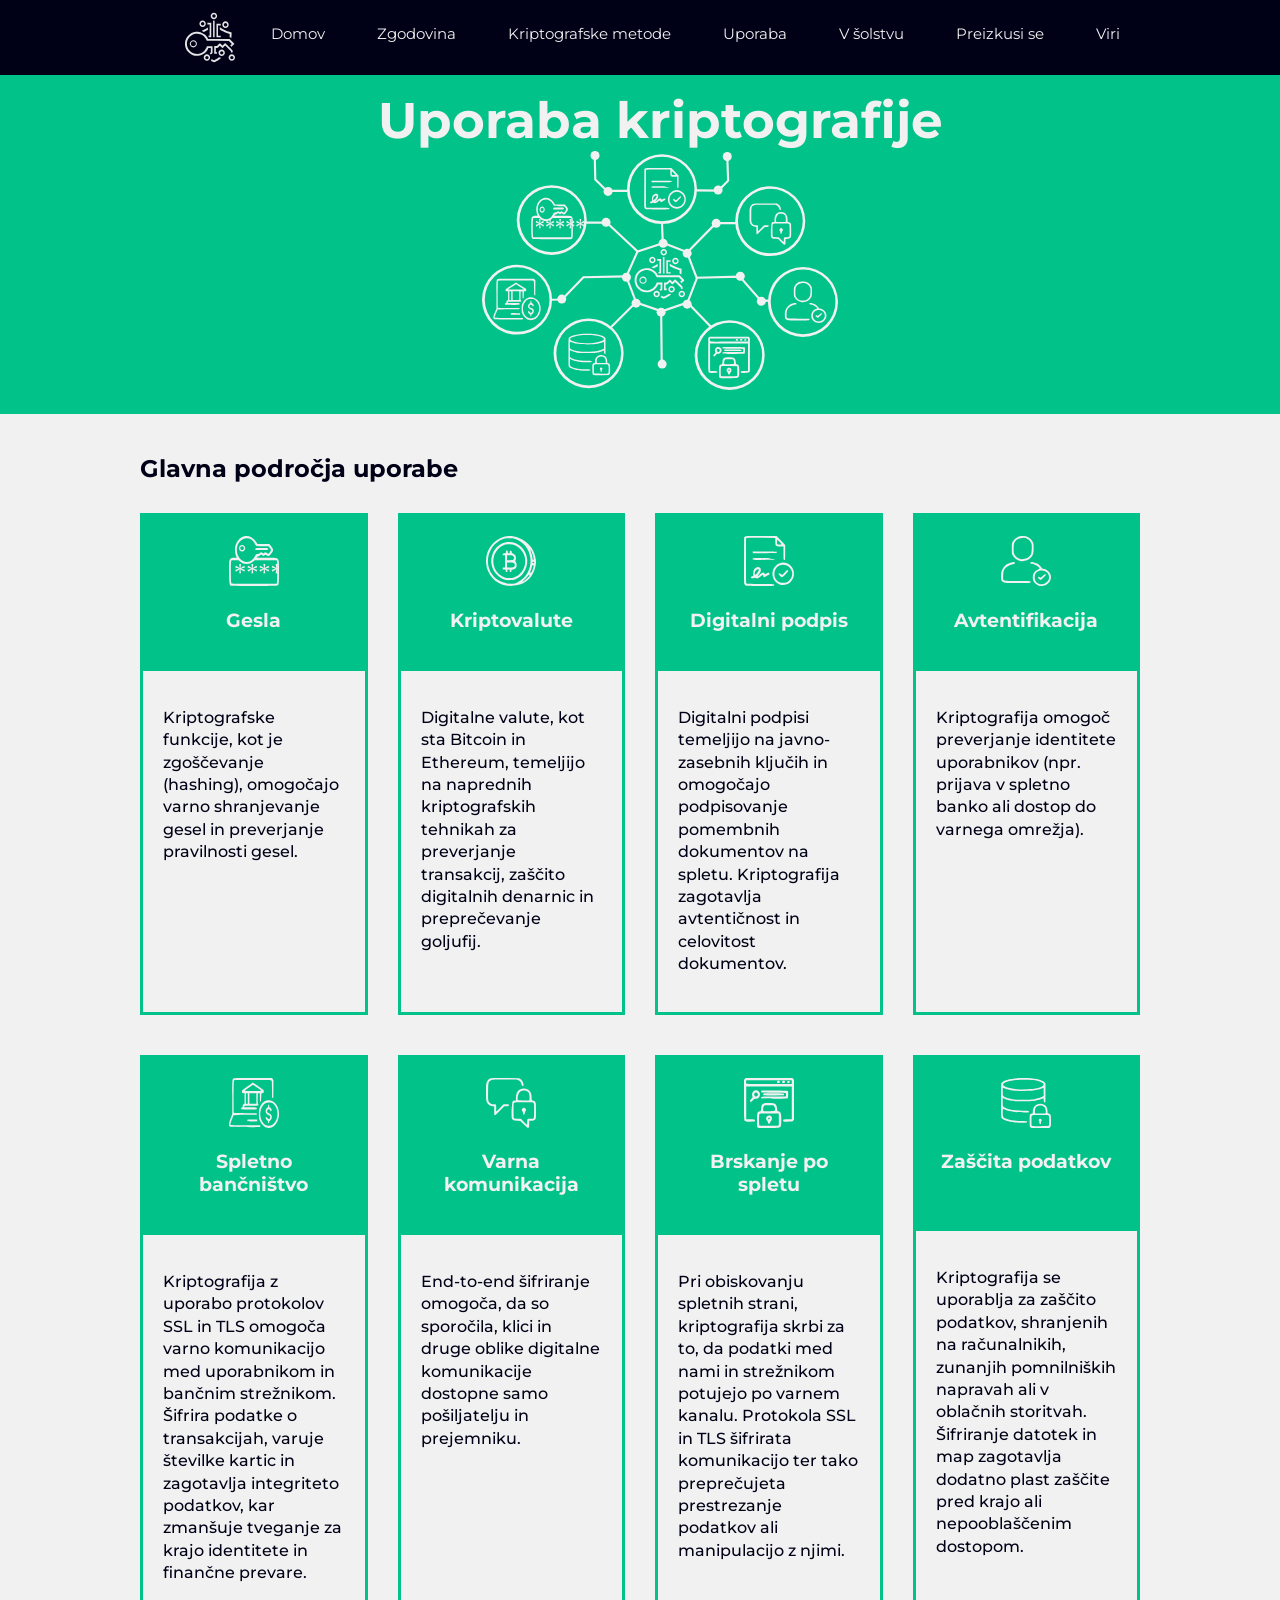
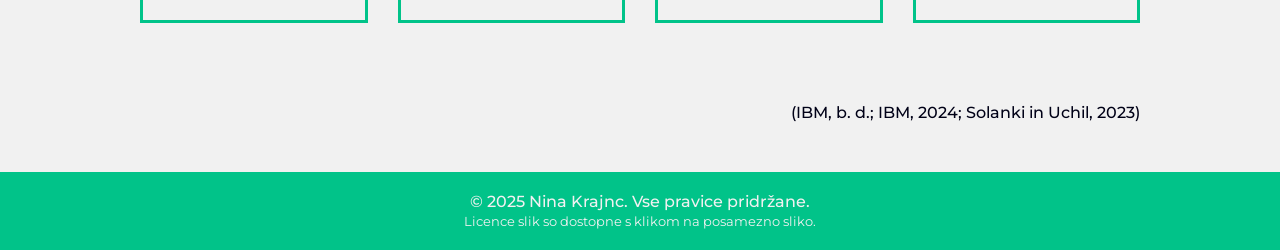
<file: uporaba.html>
<!DOCTYPE html>
<html lang = "sl"> <!--Prevzet jezik na slovenscino-->
    <head>
        <meta charset = "UTF-8"> <!--Za zapis se uporablja UTF-8, je najpogosteje uporabljen-->
        <meta name="viewport" content = "width=device-width, initial-scale=1.0"> <!--prilagajanje strani glede na velikost zaslona-->
        <meta name = "author" content = "Nina Krajnc"> <!--avtor spletne strani-->
        <meta name = "keywords" content = "kriptografija, kriptografske metode, asimetrična kriptografija, simetrična kriptografija, poučevanje šifriranja, uporaba kriptografije"> <!--ključne besede za iskalnike--->
        <meta name = "description" content = "Spletna stran o kriptografiji, njeni zgodovini, metodah, uporabi in kriptografiji v šolstvu."> <!--opis strani, ki ga prikaže iskalnik npr. Google-->
        <title>Kriptografija</title> <!--naslov spletne strani, ki je na zavihku-->

        <link rel="shortcut icon" href="../slike/key-black.svg"> <!--to doda ikona na zavihku(favicon)-->
        <link rel="stylesheet" href="../css/styles.css"/> <!--povezava z dokumentom, kjer imam css kodo-->
        <link rel="stylesheet" href="https://cdnjs.cloudflare.com/ajax/libs/font-awesome/4.7.0/css/font-awesome.min.css"><!--Ikone, ki jih bom uporabila za namige-->
        
        <!--Google font Montserrat-->
        <link rel="preconnect" href="https://fonts.googleapis.com">
        <link rel="preconnect" href="https://fonts.gstatic.com" crossorigin>
        <link href="https://fonts.googleapis.com/css2?family=Montserrat:ital,wght@0,100..900;1,100..900&display=swap" rel="stylesheet"><!--text font izvožen v datoteko-->
        
        <script src="../java/script.js" defer></script> <!--povezava z dokumentom, kjer je JavaScript koda-->
    </head> 
     

    <body>
        <!--Navigacijski meni na vrhu spletne strani-->
        <nav class = "navbar">
            <div class = "navbar-content">
                <ul class = "menu">    
                    <img src="../slike/key-white.svg" alt="Logotip kriptografije"> <!--Logo spletne strani v meniju-->
            
                    <li class = "item"><a href = "index.html">Domov</a></li>
                    <li class = "item"><a href = "zgodovina.html">Zgodovina</a></li>
                    
                    <!--Spustni meni za metode-->
                    <div class = "dropdown">
                        <button class = "dropbtn">Kriptografske metode</button><!--gumb, ob kliku pokaže spustni meni za kriptografske metode-->
                        <div class = "dropdown-content">
                            <li class = "item"><a href = "substitucijske.html">Substitucijske metode</a></li>
                            <li class = "item"><a href = "transpozicijske.html">Transpozicijske metode</a></li>
                            <li class = "item"><a href = "sodobniAlgoritmi.html">Sodobni algoritmi</a></li>
                        </div>
                    </div>

                    <li class = "item"> <a href = "uporaba.html">Uporaba</a></li>
                    <li class = "item"> <a href = "solstvo.html">V šolstvu</a></li>
                    <li class = "item"> <a href ="#" onclick="checkPassword(event)">Preizkusi se</a></li><!--V podstran Preizkusi se lahko prideš samo z geslom (geslo: čistopis), funkcija se nahaja v script.js-->
                    <li class = "item"> <a href = "viri.html">Viri</a></li>
                </ul>
            </div>
        </nav>

        <!--Naslov in slika na vrhu, slika ob kliku pokaže licenco, ob kliku na licenco se odpre nov zavihek creativecommons-->
        <div class = "header">

            <h1>Uporaba kriptografije</h1>

            <div class = "z-misko"><img src="../slike/uporaba-naslovna.svg" alt="Uporaba kriptografije naslovna grafika" onclick="showText(this)"></div>
            <div class = "hide-na-belo"><a href="https://creativecommons.org" target="_blank">
                Uporaba kriptografije s simboli</a> © 2025 by Nina Krajnc is licensed under <a href="https://creativecommons.org/licenses/by-nc-sa/4.0/" target="_blank">CC BY-NC-SA 4.0</a>
            </div>
        </div>

        <!--Področja uporabe kriptografije, predstavljeno kot kartice-->
        <h2>Glavna področja uporabe</h2>
        
        <!--Zgornja vrstica kartic-->
        <div class = "card-container">
            
            <!--Kartica Gesla-->
            <div class="card">

                <!--Zgornji del s sliko (ob kliku se pokaže licenca), svetlim besedilom-->
                <div class="card-top">
                    <div class = "z-misko"><img src = "../slike/password.svg" alt="Geslo" onclick="showText(this)"></div>
                    <div class = "hide"><a href="https://creativecommons.org">Zaščita gesla-ikona</a> © 2025 by <a href="https://creativecommons.org">Nina Krajnc</a> is licensed under <a href="https://creativecommons.org/licenses/by-nc-sa/4.0/">CC BY-NC-SA 4.0</a></div>
                    <h3>Gesla</h3>
                </div>

                <!--Spodnji del z razlago, temno besedilo-->
                <div class="card-bottom">
                    <p>
                        Kriptografske funkcije, kot je zgoščevanje (hashing), omogočajo varno 
                        shranjevanje gesel in preverjanje pravilnosti gesel.
                    </p>
                </div>
            </div>

            <!--Kartica Kriptovalute-->
            <div class="card">

                <!--Zgornji del s sliko (ob kliku se pokaže licenca), svetlim besedilom-->
                <div class="card-top">
                <div class = "z-misko"><img src = "../slike/kriptovalute.scg.svg" alt="Kriptovalute" onclick="showText(this)"></div>
                <div class = "hide"><a href="https://creativecommons.org">Kriptovaluta-ikona</a> © 2025 by <a href="https://creativecommons.org">Nina Krajnc</a> is licensed under <a href="https://creativecommons.org/licenses/by-nc-sa/4.0/">CC BY-NC-SA 4.0</a></div>
                <h3>Kriptovalute</h3>
                </div>

                <!--Spodnji del z razlago, temno besedilo-->
                <div class="card-bottom">
                    <p>
                        Digitalne valute, kot sta Bitcoin in Ethereum, temeljijo na naprednih 
                        kriptografskih tehnikah za preverjanje transakcij, zaščito digitalnih denarnic 
                        in preprečevanje goljufij.
                    </p>
                </div>
            </div>

            <!--Kartica Digitalni podpis-->
            <div class="card">

                <!--Zgornji del s sliko (ob kliku se pokaže licenca), svetlim besedilom-->
                <div class="card-top">
                    <div class = "z-misko"><img src = "../slike/digital-signature.svg" alt="Digitalni podpisi" onclick="showText(this)"></div>
                    <div class = "hide"><a href="https://creativecommons.org">Digitalni podpis-ikona</a> © 2025 by <a href="https://creativecommons.org">Nina Krajnc</a> is licensed under <a href="https://creativecommons.org/licenses/by-nc-sa/4.0/">CC BY-NC-SA 4.0</a></div>
                    <h3>Digitalni podpis</h3>
                </div>
                
                <!--Spodnji del z razlago, temno besedilo-->
                <div class="card-bottom">
                    <p>
                        Digitalni podpisi temeljijo na javno-zasebnih ključih in omogočajo 
                        podpisovanje pomembnih dokumentov na spletu. Kriptografija zagotavlja 
                        avtentičnost in celovitost dokumentov.
                    </p>
                </div>
            </div>
            
            <!--Kartica avtentifikacija-->
            <div class="card">

                <!--Zgornji del s sliko (ob kliku se pokaže licenca), svetlim besedilom-->
                <div class="card-top">
                    <div class = "z-misko"><img src = "../slike/avtentification.svg" alt="Avtentifikacija" onclick="showText(this)"></div>
                    <div class = "hide"><a href="https://creativecommons.org">Avtentifikacija-ikona</a> © 2025 by <a href="https://creativecommons.org">Nina Krajnc</a> is licensed under <a href="https://creativecommons.org/licenses/by-nc-sa/4.0/">CC BY-NC-SA 4.0</a></div>
                    <h3>Avtentifikacija</h3>
                </div>

                <!--Spodnji del z razlago, temno besedilo-->
                <div class="card-bottom">
                    <p>
                        Kriptografija omogoč preverjanje identitete uporabnikov (npr. prijava v spletno banko 
                        ali dostop do varnega omrežja).
                    </p>
                </div>
            </div>
        </div>

        <!--spodnja vrstica kartic-->
        <div class = "card-container">

            <!--Kartica spletno bančništvo-->
            <div class="card">

                <!--Zgornji del s sliko (ob kliku se pokaže licenca), svetlim besedilom-->
                <div class="card-top">
                    <div class = "z-misko"><img src = "../slike/bancnistvo.svg" alt="Spletno bančništvo in transakcije" onclick="showText(this)"></div>
                    <div class = "hide"><a href="https://creativecommons.org">Spletno bančništvo-ikona</a> © 2025 by <a href="https://creativecommons.org">Nina Krajnc</a> is licensed under <a href="https://creativecommons.org/licenses/by-nc-sa/4.0/">CC BY-NC-SA 4.0</a></div>
                    <h3>Spletno bančništvo</h3>
                </div>

                <!--Spodnji del z razlago, temno besedilo-->
                <div class="card-bottom">
                    <p>
                        Kriptografija z uporabo protokolov SSL in TLS omogoča varno komunikacijo med 
                        uporabnikom in bančnim strežnikom. Šifrira podatke o transakcijah, varuje številke 
                        kartic in zagotavlja integriteto podatkov, kar zmanšuje tveganje 
                        za krajo identitete in finančne prevare.
                    </p>
                </div>
            </div>

            <!--Kartica Varna komunikacija-->
            <div class="card">

                <!--Zgornji del s sliko (ob kliku se pokaže licenca), svetlim besedilom-->
                <div class="card-top">
                    <div class = "z-misko"><img src = "../slike/komunikacija.svg" alt="Varna komunikacija" onclick="showText(this)"></div>
                    <div class = "hide"><a href="https://creativecommons.org">Varna komunikacija-ikona</a> © 2025 by <a href="https://creativecommons.org">Nina Krajnc</a> is licensed under <a href="https://creativecommons.org/licenses/by-nc-sa/4.0/">CC BY-NC-SA 4.0</a></div>
                    <h3>Varna komunikacija</h3>
                </div>

                <!--Spodnji del z razlago, temno besedilo-->
                <div class="card-bottom">
                    <p>
                        End-to-end šifriranje omogoča, da so sporočila, klici in druge oblike 
                        digitalne komunikacije dostopne samo pošiljatelju in prejemniku.
                    </p>
                </div>
            </div>

            <!--kartica brskanje po spletu-->
            <div class="card">
                
                <!--Zgornji del s sliko (ob kliku se pokaže licenca), svetlim besedilom-->
                <div class="card-top">
                    <div class = "z-misko"><img src = "../slike/splet.svg" alt="Varno brskanje po spletu" onclick="showText(this)"></div>
                    <div class = "hide"><a href="https://creativecommons.org">Varno brskanje-ikona</a> © 2025 by <a href="https://creativecommons.org">Nina Krajnc</a> is licensed under <a href="https://creativecommons.org/licenses/by-nc-sa/4.0/">CC BY-NC-SA 4.0</a></div>
                    <h3>Brskanje po spletu</h3>
                    
                </div>

                <!--Spodnji del z razlago, temno besedilo-->
                <div class="card-bottom">
                    <p>
                        Pri obiskovanju spletnih strani, kriptografija skrbi za to, da podatki med nami in strežnikom potujejo 
                        po varnem kanalu. Protokola SSL in TLS šifrirata komunikacijo ter tako preprečujeta prestrezanje podatkov 
                        ali manipulacijo z njimi.
                    </p>
                </div>
            </div>

            <!--kartica zaščita podatkov-->
            <div class="card">
                
                <!--Zgornji del s sliko (ob kliku se pokaže licenca), svetlim besedilom-->
                <div class="card-top">
                    <div class = "z-misko"><img src = "../slike/data.svg" alt="Shranjevanje podatkov" onclick="showText(this)"></div>
                    <div class = "hide"><a href="https://creativecommons.org">Shranjevanje podatkov-ikona</a> © 2025 by <a href="https://creativecommons.org">Nina Krajnc</a> is licensed under <a href="https://creativecommons.org/licenses/by-nc-sa/4.0/">CC BY-NC-SA 4.0</a></div>
                    <h3>Zaščita podatkov</h3>
                    <br>
                </div>
                
                <!--Spodnji del z razlago, temno besedilo-->
                <div class="card-bottom">
                    <p>
                        Kriptografija se uporablja za zaščito podatkov, shranjenih na računalnikih, zunanjih pomnilniških napravah 
                        ali v oblačnih storitvah. Šifriranje datotek in map zagotavlja dodatno plast zaščite pred krajo ali nepooblaščenim 
                        dostopom.
                    </p>
                </div>
            </div>
        </div>
        
        <!--citiranje besedila-->
        <div class = "besedilo">
            <p><span class="citiranje">(IBM, b. d.; IBM, 2024; Solanki in Uchil, 2023)</span></p> 
        </div>
        
        <!--Noga spletne strani-->
        <footer>
            <p>© 2025 Nina Krajnc. Vse pravice pridržane.</p>
            <small>Licence slik so dostopne s klikom na posamezno sliko.</small>
        </footer>

    </body>

</html>
</file>
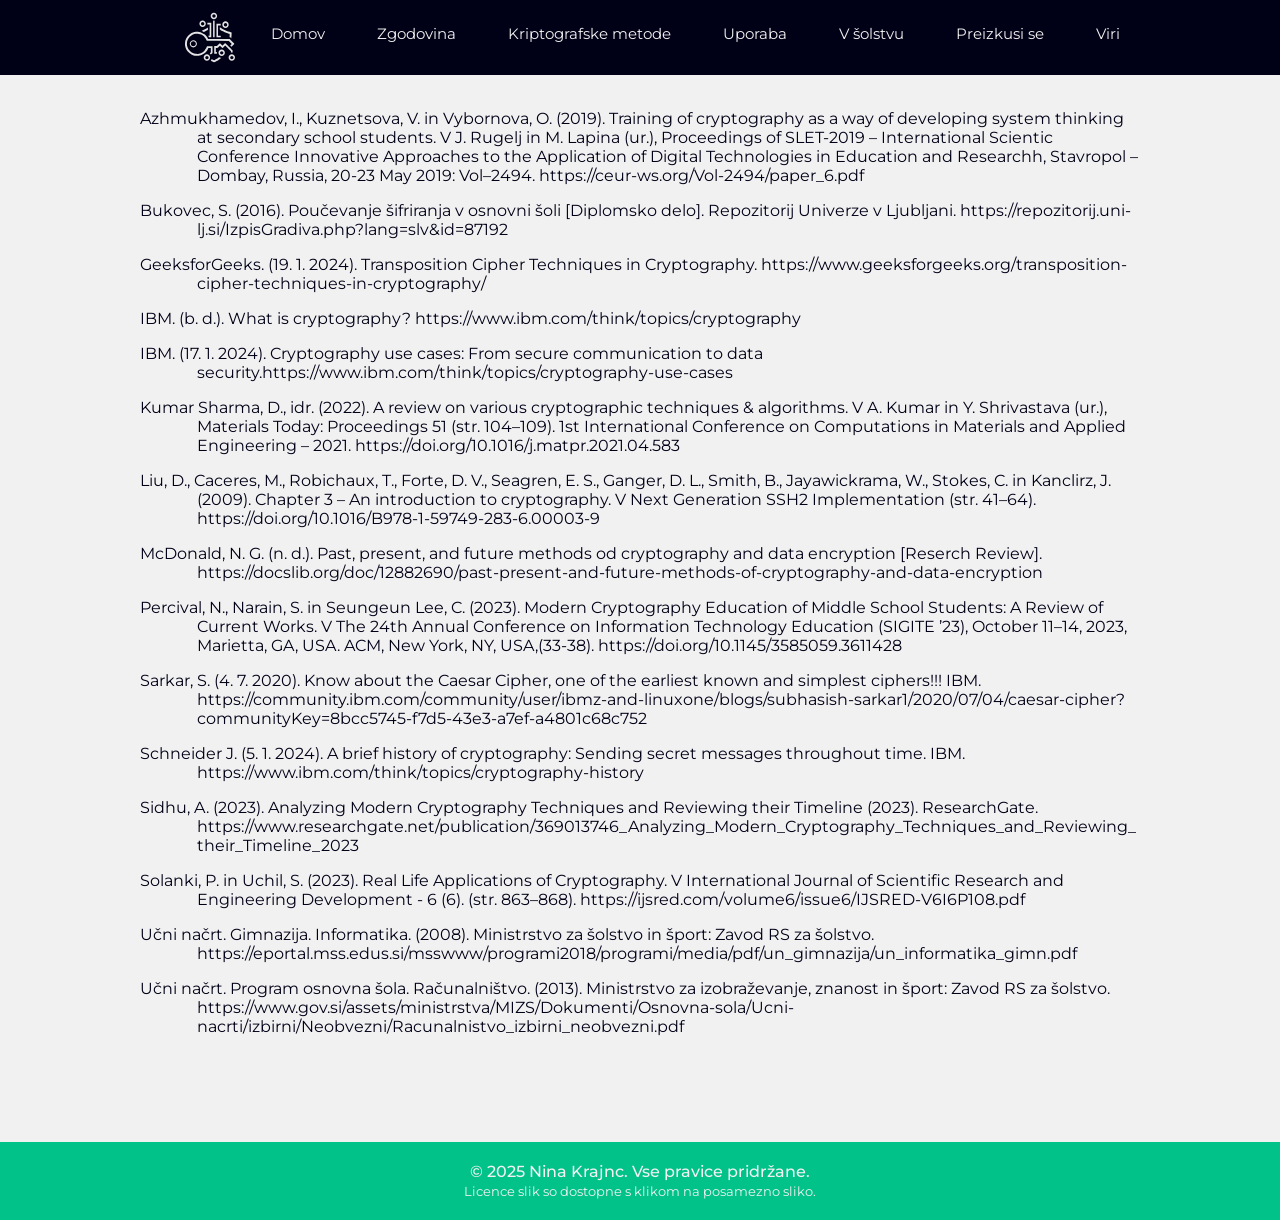
<file: viri.html>
<!DOCTYPE html>
<html lang = "sl"> <!--Prevzet jezik na slovenscino-->
    <head>
        <meta charset = "UTF-8"> <!--Za zapis se uporablja UTF-8, je najpogosteje uporabljen-->
        <meta name="viewport" content = "width=device-width, initial-scale=1.0"> <!--prilagajanje strani glede na velikost zaslona-->
        <meta name = "author" content = "Nina Krajnc"> <!--avtor spletne strani-->
        <meta name = "keywords" content = "kriptografija, kriptografske metode, asimetrična kriptografija, simetrična kriptografija, poučevanje šifriranja, uporaba kriptografije"> <!--ključne besede za iskalnike--->
        <meta name = "description" content = "Spletna stran o kriptografiji, njeni zgodovini, metodah, uporabi in kriptografiji v šolstvu."> <!--opis strani, ki ga prikaže iskalnik npr. Google-->
        <title>Kriptografija</title> <!--naslov spletne strani, ki je na zavihku-->

        <link rel="shortcut icon" href="../slike/key-black.svg"> <!--to doda ikona na zavihku(favicon)-->
        <link rel="stylesheet" href="../css/styles.css"/> <!--povezava z dokumentom, kjer imam css kodo-->
        <link rel="stylesheet" href="https://cdnjs.cloudflare.com/ajax/libs/font-awesome/4.7.0/css/font-awesome.min.css"><!--Ikone, ki jih bom uporabila za namige-->
        
        <!--Google font Montserrat-->
        <link rel="preconnect" href="https://fonts.googleapis.com">
        <link rel="preconnect" href="https://fonts.gstatic.com" crossorigin>
        <link href="https://fonts.googleapis.com/css2?family=Montserrat:ital,wght@0,100..900;1,100..900&display=swap" rel="stylesheet"><!--text font izvožen v datoteko-->
        
        <script src="../java/script.js" defer></script> <!--povezava z dokumentom, kjer je JavaScript koda-->
    </head> 
     

    <body>
        
        <!--Navigacijski meni na vrhu spletne strani-->
        <nav class = "navbar">
            <div class = "navbar-content">
                <ul class = "menu">    
                    <img src="../slike/key-white.svg"> <!--Logo spletne strani v meniju-->
            
                    <li class = "item"><a href = "index.html">Domov</a></li>
                    <li class = "item"><a href = "zgodovina.html">Zgodovina</a></li>
                    
                    <!--Spustni meni za metode-->
                    <div class = "dropdown">
                        <button class = "dropbtn">Kriptografske metode</button><!--gumb, ob kliku pokaže spustni meni za kriptografske metode-->
                        <div class = "dropdown-content">
                            <li class = "item"><a href = "substitucijske.html">Substitucijske metode</a></li>
                            <li class = "item"><a href = "transpozicijske.html">Transpozicijske metode</a></li>
                            <li class = "item"><a href = "sodobniAlgoritmi.html">Sodobni algoritmi</a></li>
                        </div>
                    </div>

                    <li class = "item"> <a href = "uporaba.html">Uporaba</a></li>
                    <li class = "item"> <a href = "solstvo.html">V šolstvu</a></li>
                    <li class = "item"> <a href ="#" onclick="checkPassword(event)">Preizkusi se</a></li><!--V podstran Preizkusi se lahko prideš samo z geslom (geslo: čistopis), funkcija se nahaja v script.js-->
                    <li class = "item"> <a href = "viri.html">Viri</a></li>
                </ul>
            </div>
        </nav>

        
            <h2>Viri</h2>

            <ul class = "viri">
                <li>Azhmukhamedov, I., Kuznetsova, V. in Vybornova, O. (2019). Training of cryptography as a way of developing system thinking at secondary school students. V J. Rugelj in M. Lapina (ur.), Proceedings of SLET-2019 – International Scientic Conference Innovative Approaches to the Application of Digital Technologies in Education and Researchh, Stavropol – Dombay, Russia, 20-23 May 2019: Vol–2494. <a  href="https://ceur-ws.org/Vol-2494/paper_6.pdf" target="_blank">https://ceur-ws.org/Vol-2494/paper_6.pdf</a>
                </li>

                <li>Bukovec, S. (2016). Poučevanje šifriranja v osnovni šoli [Diplomsko delo]. Repozitorij Univerze v Ljubljani. <a href="https://repozitorij.uni-lj.si/IzpisGradiva.php?lang=slv&id=87192" target="_blank"> https://repozitorij.uni-lj.si/IzpisGradiva.php?lang=slv&id=87192</a>
                </li>
                <li>GeeksforGeeks. (19. 1. 2024). Transposition Cipher Techniques in Cryptography.<a href="https://www.geeksforgeeks.org/transposition-cipher-techniques-in-cryptography/" target="_blank"> https://www.geeksforgeeks.org/transposition-cipher-techniques-in-cryptography/</a></li>
                
                <li>IBM. (b. d.). What is cryptography?<a href="https://www.ibm.com/think/topics/cryptography" target="_blank"> https://www.ibm.com/think/topics/cryptography</a></li>
                <li>IBM. (17. 1. 2024). Cryptography use cases: From secure communication to data security.<a href="https://www.ibm.com/think/topics/cryptography-use-cases" target="_blank">https://www.ibm.com/think/topics/cryptography-use-cases</a>
                </li>
                <li>Kumar Sharma, D., idr. (2022). A review on various cryptographic techniques & algorithms. V A. Kumar in Y. Shrivastava (ur.), Materials Today: Proceedings 51 (str. 104–109). 1st International Conference on Computations in Materials and Applied Engineering – 2021. <a href ="https://doi.org/10.1016/j.matpr.2021.04.583" target="_blank">https://doi.org/10.1016/j.matpr.2021.04.583</a>
                </li>
                <li>
                    Liu, D., Caceres, M., Robichaux, T., Forte, D. V.,  Seagren, E. S., Ganger, D. L., Smith, B., Jayawickrama, W., Stokes, C. in Kanclirz, J. (2009). Chapter 3 – An introduction to cryptography. V Next Generation SSH2 Implementation (str. 41–64). <a href="https://doi.org/10.1016/B978-1-59749-283-6.00003-9" target="_blank">https://doi.org/10.1016/B978-1-59749-283-6.00003-9</a> 
                </li>
                <li>
                    McDonald, N. G. (n. d.). Past, present, and future methods od cryptography and data encryption [Reserch Review]. <a href="https://docslib.org/doc/12882690/past-present-and-future-methods-of-cryptography-and-data-encryption" target="_blank">https://docslib.org/doc/12882690/past-present-and-future-methods-of-cryptography-and-data-encryption</a>
                </li>
                <li>
                    Percival, N., Narain, S. in Seungeun Lee, C. (2023). Modern Cryptography Education of Middle School Students: A Review of Current Works. V The 24th Annual Conference on Information Technology Education (SIGITE ’23), October 11–14, 2023, Marietta, GA, USA. ACM, New York, NY, USA,(33-38). <a href="https://doi.org/10.1145/3585059.3611428" target="_blank">https://doi.org/10.1145/3585059.3611428</a> 
                </li>
                <li>
                    Sarkar, S. (4. 7. 2020). Know about the Caesar Cipher, one of the earliest known and simplest ciphers!!! IBM. <a href="https://community.ibm.com/community/user/ibmz-and-linuxone/blogs/subhasish-sarkar1/2020/07/04/caesar-cipher?communityKey=8bcc5745-f7d5-43e3-a7ef-a4801c68c752" target="_blank">https://community.ibm.com/community/user/ibmz-and-linuxone/blogs/subhasish-sarkar1/2020/07/04/caesar-cipher?communityKey=8bcc5745-f7d5-43e3-a7ef-a4801c68c752</a>
                </li>
                <li>
                    Schneider J. (5. 1. 2024). A brief history of cryptography: Sending secret messages throughout time. IBM. <a href="https://www.ibm.com/think/topics/cryptography-history" target="_blank">https://www.ibm.com/think/topics/cryptography-history</a>
                </li>
                <li>
                    Sidhu, A. (2023). Analyzing Modern Cryptography Techniques and  Reviewing their Timeline (2023). ResearchGate. <a href="https://www.researchgate.net/publication/369013746_Analyzing_Modern_Cryptography_Techniques_and_Reviewing_their_Timeline_2023" target="_blank">https://www.researchgate.net/publication/369013746_Analyzing_Modern_Cryptography_Techniques_and_Reviewing_their_Timeline_2023</a>
                </li>
                <li>
                    Solanki, P. in Uchil, S. (2023). Real Life Applications of Cryptography. V International Journal of Scientific Research and Engineering Development - 6 (6). (str. 863–868). <a href="https://ijsred.com/volume6/issue6/IJSRED-V6I6P108.pdf" target="_blank">https://ijsred.com/volume6/issue6/IJSRED-V6I6P108.pdf</a> 
                </li>
                <li>
                    Učni načrt. Gimnazija. Informatika. (2008). Ministrstvo za šolstvo in šport: Zavod RS za šolstvo. <a href="https://eportal.mss.edus.si/msswww/programi2018/programi/media/pdf/un_gimnazija/un_informatika_gimn.pdf" target="_blank">https://eportal.mss.edus.si/msswww/programi2018/programi/media/pdf/un_gimnazija/un_informatika_gimn.pdf</a>
                </li>
                <li>
                    Učni načrt. Program osnovna šola. Računalništvo. (2013). Ministrstvo za izobraževanje, znanost in šport: Zavod RS za šolstvo. <a href="https://www.gov.si/assets/ministrstva/MIZS/Dokumenti/Osnovna-sola/Ucni-nacrti/izbirni/Neobvezni/Racunalnistvo_izbirni_neobvezni.pdf" target="_blank">https://www.gov.si/assets/ministrstva/MIZS/Dokumenti/Osnovna-sola/Ucni-nacrti/izbirni/Neobvezni/Racunalnistvo_izbirni_neobvezni.pdf</a>
                </li>
            </ul>
    
            <footer>
                <p>© 2025 Nina Krajnc. Vse pravice pridržane.</p>
                <small>Licence slik so dostopne s klikom na posamezno sliko.</small>
            </footer>

    </body>
</file>
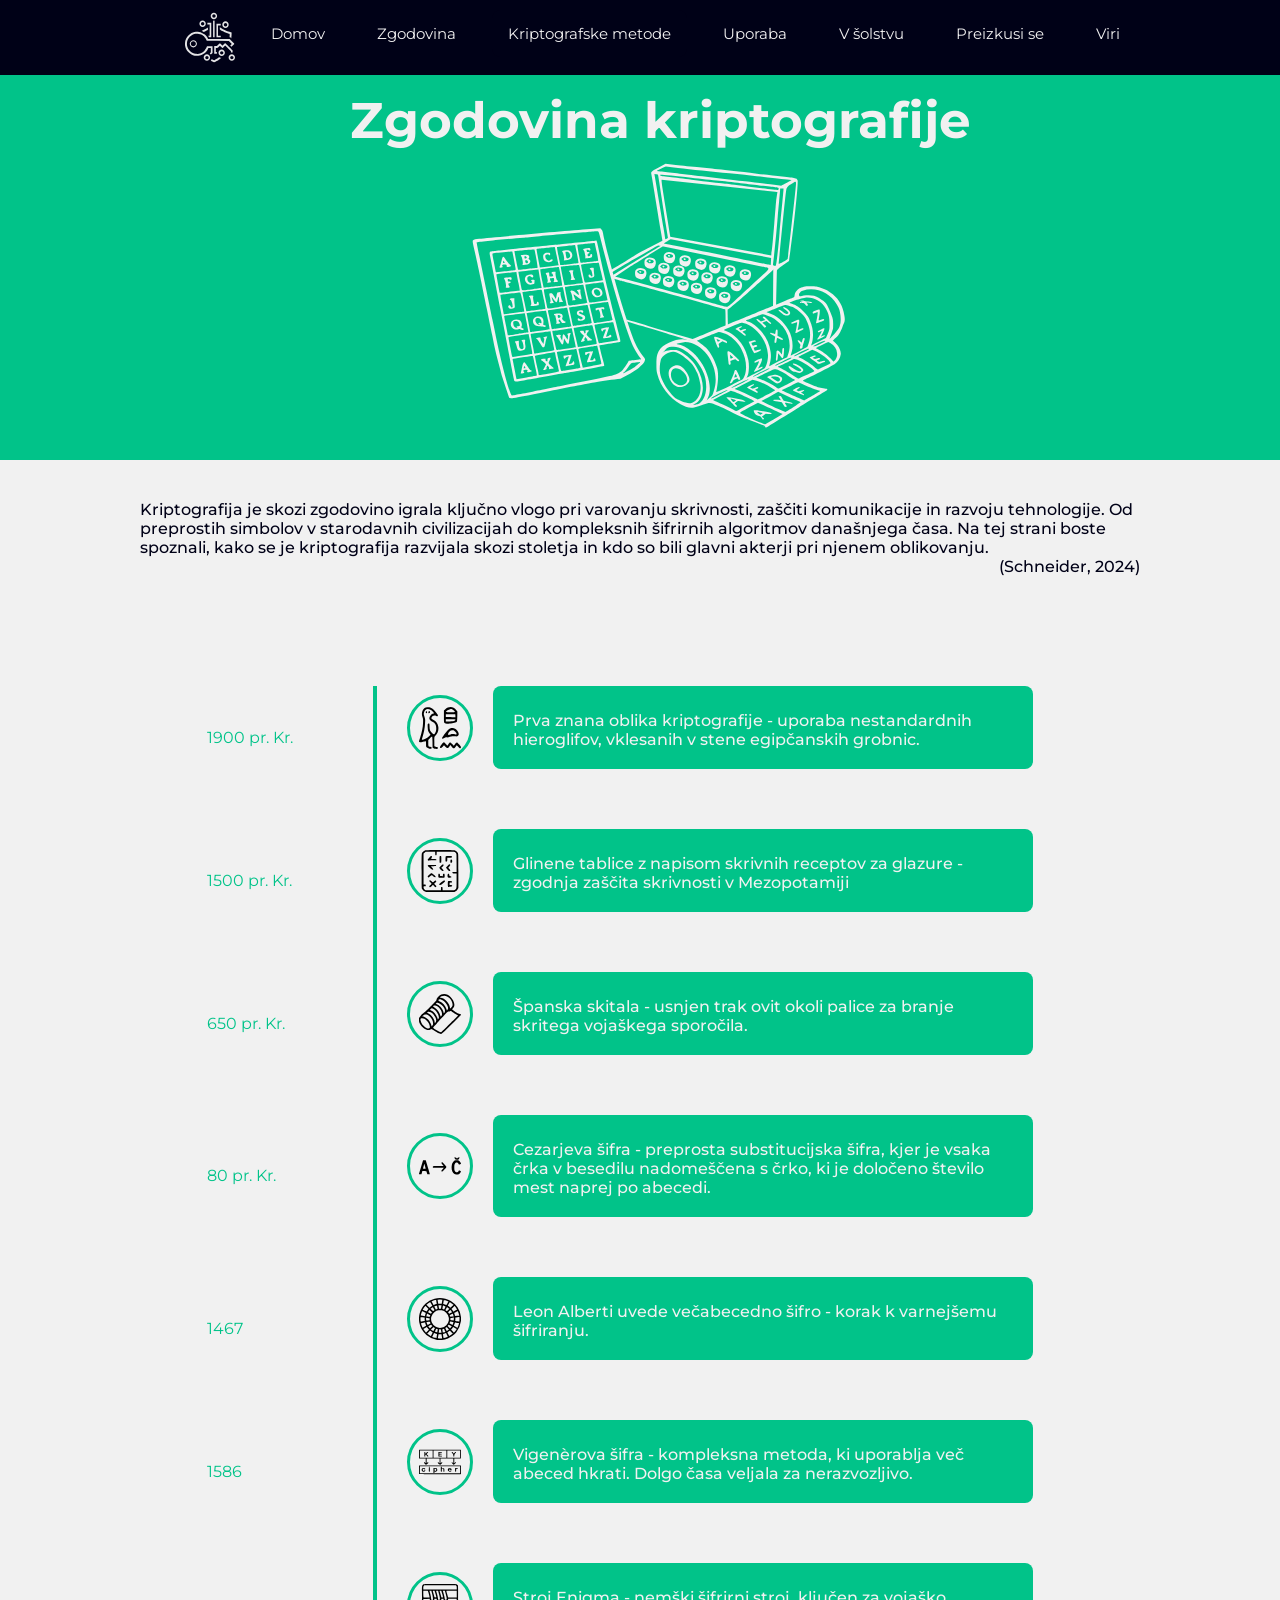
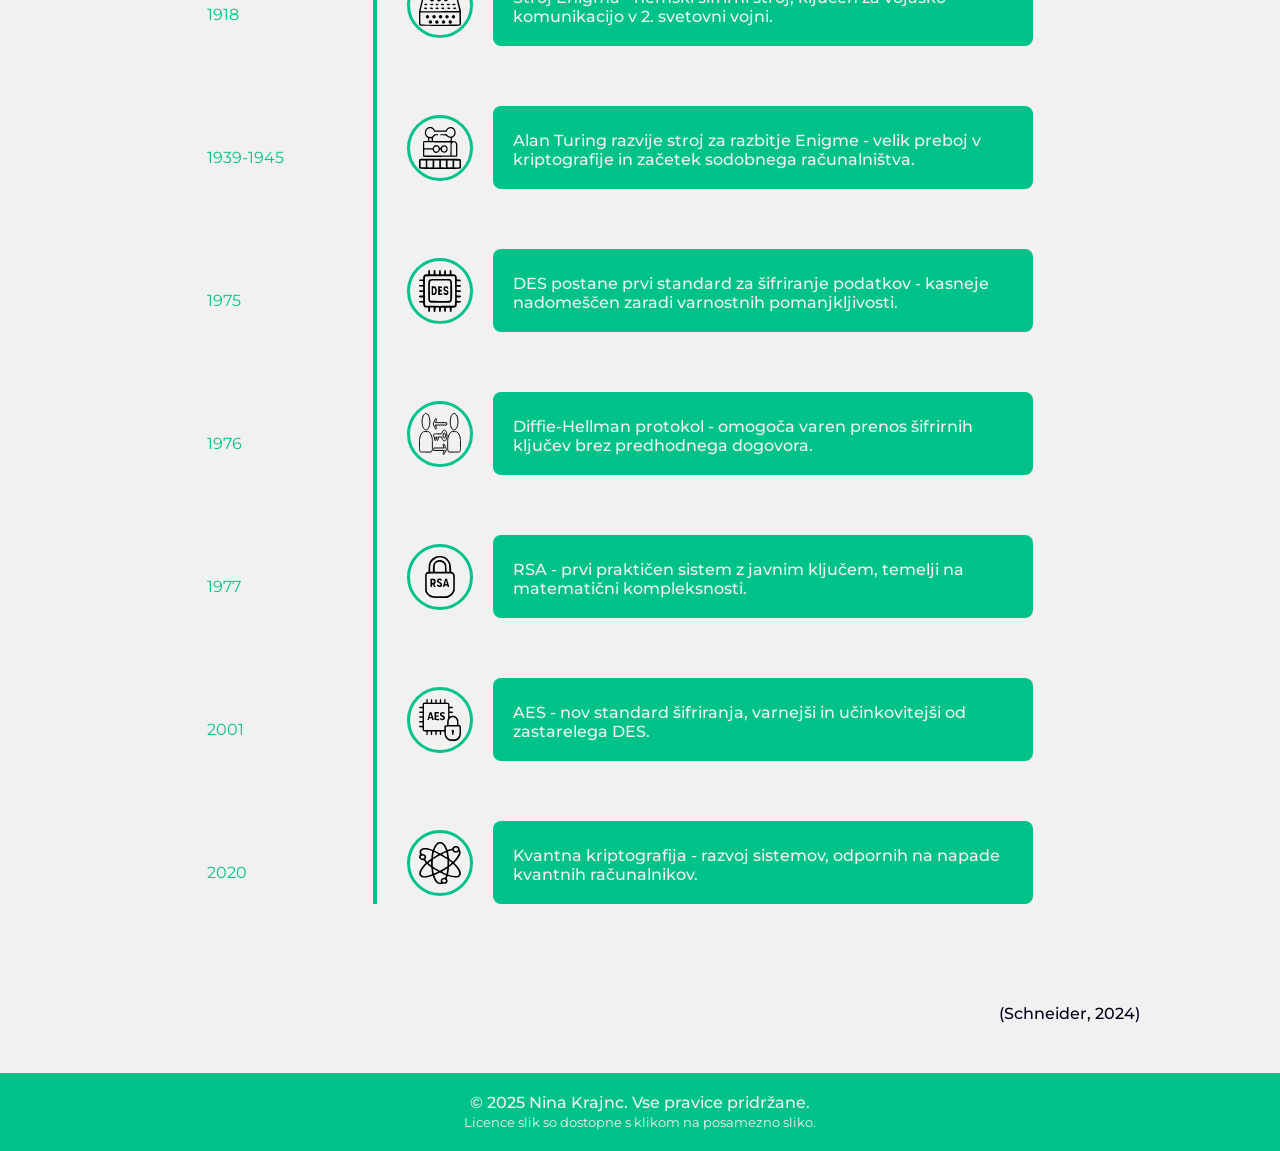
<file: zgodovina.html>
<!DOCTYPE html>
<html lang = "sl"> <!--Prevzet jezik na slovenscino-->
    <head>
        <meta charset = "UTF-8"> <!--Za zapis se uporablja UTF-8, je najpogosteje uporabljen-->
        <meta name="viewport" content = "width=device-width, initial-scale=1.0"> <!--prilagajanje strani glede na velikost zaslona-->
        <meta name = "author" content = "Nina Krajnc"> <!--avtor spletne strani-->
        <meta name = "keywords" content = "kriptografija, kriptografske metode, asimetrična kriptografija, simetrična kriptografija, poučevanje šifriranja, uporaba kriptografije"> <!--ključne besede za iskalnike--->
        <meta name = "description" content = "Spletna stran o kriptografiji, njeni zgodovini, metodah, uporabi in kriptografiji v šolstvu."> <!--opis strani, ki ga prikaže iskalnik npr. Google-->
        <title>Kriptografija</title> <!--naslov spletne strani, ki je na zavihku-->

        <link rel="shortcut icon" href="../slike/key-black.svg"> <!--to doda ikona na zavihku(favicon)-->
        <link rel="stylesheet" href="../css/styles.css"/> <!--povezava z dokumentom, kjer imam css kodo-->
        <link rel="stylesheet" href="https://cdnjs.cloudflare.com/ajax/libs/font-awesome/4.7.0/css/font-awesome.min.css"><!--Ikone, ki jih bom uporabila za namige-->
        
        <!--Google font Montserrat-->
        <link rel="preconnect" href="https://fonts.googleapis.com">
        <link rel="preconnect" href="https://fonts.gstatic.com" crossorigin>
        <link href="https://fonts.googleapis.com/css2?family=Montserrat:ital,wght@0,100..900;1,100..900&display=swap" rel="stylesheet"><!--text font izvožen v datoteko-->
        
        <script src="../java/script.js" defer></script> <!--povezava z dokumentom, kjer je JavaScript koda-->
    </head> 
     
    <body>

        <!--Navigacijski meni na vrhu spletne strani-->
        <nav class = "navbar">
            <div class = "navbar-content">
                <ul class = "menu">    
                    <img src="../slike/key-white.svg"> <!--Logo spletne strani v meniju-->
            
                    <li class = "item"><a href = "index.html">Domov</a></li>
                    <li class = "item"><a href = "zgodovina.html">Zgodovina</a></li>
                    
                    <!--Spustni meni za metode-->
                    <div class = "dropdown">
                        <button class = "dropbtn">Kriptografske metode</button><!--gumb, ob kliku pokaže spustni meni za kriptografske metode-->
                        <div class = "dropdown-content">
                            <li class = "item"><a href = "substitucijske.html">Substitucijske metode</a></li>
                            <li class = "item"><a href = "transpozicijske.html">Transpozicijske metode</a></li>
                            <li class = "item"><a href = "sodobniAlgoritmi.html">Sodobni algoritmi</a></li>
                        </div>
                    </div>

                    <li class = "item"> <a href = "uporaba.html">Uporaba</a></li>
                    <li class = "item"> <a href = "solstvo.html">V šolstvu</a></li>
                    <li class = "item"> <a href ="#" onclick="checkPassword(event)">Preizkusi se</a></li><!--V podstran Preizkusi se lahko prideš samo z geslom (geslo: čistopis), funkcija se nahaja v script.js-->
                    <li class = "item"> <a href = "viri.html">Viri</a></li>
                </ul>
            </div>
        </nav>

        <!--Glavni naslov in slika-->
        <div class = "header">

            <h1>Zgodovina kriptografije</h1>

            <!--Naslovna slika-->
            <div class = "z-misko"><img class="zelo-majhna-slika" src="../slike/zgodovina.svg" alt="Zgodovina kriptografije grafika" onclick="showText(this)"></div><!--Licenca in opis slike pokaže ob kliku-->
            <div class = "hide-na-belo"><a href="https://creativecommons.org">Zgodovina kriptografije</a> © 2025 by Nina Krajnc is licensed under <a href="https://creativecommons.org/licenses/by-nc-sa/4.0/">CC BY-NC-SA 4.0</a>
                <br>
                Slika je bila ustvarjena s pomočjo GUI. OpenAI. (2025). <a href="https://chat.openai.com">ChatGPT (4o).</a><br>
                Kasneje je bila vektorizirana in dodatno obdelana.
            </div>
        </div>

        <!--Kratek uvod-->
        <div class = "besedilo">
            <p>Kriptografija je skozi zgodovino igrala ključno vlogo pri varovanju skrivnosti,
                zaščiti komunikacije in razvoju tehnologije. Od preprostih simbolov v starodavnih civilizacijah do kompleksnih šifrirnih 
                algoritmov današnjega časa. Na tej strani boste spoznali, kako se je kriptografija razvijala skozi stoletja in 
                kdo so bili glavni akterji pri njenem oblikovanju.
                <span class = "citiranje">(Schneider, 2024)</span><!--citiranje besedila-->
            </p>
        </div>
        
        <!--Časovnica-->
        <div class ="timeline-section">
            <div class = "timeline">

                <!--Pomembni dogodki v zgodovini kritpografije-->
                <!--vsak dogodek ima datum, ikono in opis-->

                <div class="event">
                    <div class="date">1900 pr. Kr.</div>
                    <div class = "icon-wrapper">
                        <img class = "icon" src="../slike/hieroglifi.svg" alt="Hieroglifi" onclick="showLicence()"><!--Licenca slike pokaže ob kliku-->
                    </div>
                    <div class = "content">
                        <p>Prva znana oblika kriptografije - uporaba nestandardnih 
                            hieroglifov, vklesanih v stene egipčanskih grobnic.</p>
                    </div>
                </div>
                    
                <div class = "event">
                    <div class = "date">1500 pr. Kr.</div>
                    <div class = "icon-wrapper">
                        <img class = "icon" src = "../slike/tablica.svg" alt="Tablica" onclick="showLicence()"><!--Licenca slike pokaže ob kliku-->
                    </div>
                    <div class = "content">
                        <p>Glinene tablice z napisom skrivnih receptov za glazure - zgodnja 
                        zaščita skrivnosti v Mezopotamiji</p>
                    </div>
                </div>

                <div class = "event">
                    <div class = "date">650 pr. Kr.</div>
                    <div class = "icon-wrapper">
                        <img class = "icon" src = "../slike/skitala.svg" alt="Skitala" onclick="showLicence()"><!--Licenca slike pokaže ob kliku-->
                    </div>
                    <div class = "content">
                        <p>Španska skitala - usnjen trak ovit okoli palice za branje skritega 
                            vojaškega sporočila.</p>
                    </div>
                </div>

                <div class = "event">
                    <div class = "date">80 pr. Kr.</div>
                    <div class = "icon-wrapper">
                        <img class = "icon" src = "../slike/cezarjeva.svg" alt="Cezarjeva kriptografija" onclick="showLicence()"><!--Licenca slike pokaže ob kliku-->
                    </div>
                    <div class = "content">
                        <p>Cezarjeva šifra - preprosta substitucijska šifra, 
                            kjer je vsaka črka v besedilu nadomeščena s črko, ki je 
                            določeno število mest naprej po abecedi.</p>
                    </div>
                </div>

                <div class = "event">
                    <div class = "date">1467</div>
                    <div class = "icon-wrapper">
                        <img class = "icon" src = "../slike/vecabecedna.svg" alt="Vigenerjeva kriptografija" onclick="showLicence()"><!--Licenca slike pokaže ob kliku-->
                    </div>
                    <div class = "content">
                        <p>Leon Alberti uvede večabecedno šifro - korak k varnejšemu šifriranju.</p>
                    </div>
                </div>

                <div class = "event">
                    <div class = "date">1586</div>
                    <div class = "icon-wrapper">
                        <img class = "icon" src = "../slike/vigener.svg" alt="Vigener" onclick="showLicence()"><!--Licenca slike pokaže ob kliku-->
                    </div>
                    <div class = "content">
                        <p>Vigenèrova šifra - kompleksna metoda, ki uporablja več abeced hkrati. Dolgo 
                            časa veljala za nerazvozljivo.
                        </p>
                    </div>
                </div>

                <div class = "event">
                    <div class = "date">1918</div>
                    <div class = "icon-wrapper">
                        <img class = "icon" src = "../slike/enigma.svg" alt="Enigma" onclick="showLicence()"><!--Licenca slike pokaže ob kliku-->
                    </div>
                    <div class = "content">
                        <p>Stroj Enigma - nemški šifrirni stroj, ključen za vojaško komunikacijo v 
                            2. svetovni vojni.
                        </p>
                    </div>
                </div>

                <div class = "event">
                    <div class = "date">1939-1945</div>
                    <div class = "icon-wrapper">
                        <img class = "icon" src = "../slike/turingov-stroj.svg" alt="Turingov stroj" onclick="showLicence()"><!--Licenca slike pokaže ob kliku-->
                    </div>
                    <div class = "content">
                        <p>Alan Turing razvije stroj za razbitje Enigme - velik preboj v 
                            kriptografije in začetek sodobnega računalništva.
                        </p>
                    </div>
                </div>


                <div class = "event">
                    <div class = "date">1975</div>
                    <div class = "icon-wrapper">
                        <img class = "icon" src = "../slike/des-icon.svg" alt="DES" onclick="showLicence()"><!--Licenca slike pokaže ob kliku-->
                    </div>
                    <div class = "content">
                        <p>DES postane prvi standard za šifriranje podatkov - kasneje nadomeščen 
                            zaradi varnostnih pomanjkljivosti.
                        </p>
                    </div>
                </div>

                <div class = "event">
                    <div class = "date">1976</div>
                    <div class = "icon-wrapper">
                        <img class = "icon" src = "../slike/izmenjava-kljucev.svg" alt="DIHE" onclick="showLicence()"><!--Licenca slike pokaže ob kliku-->
                    </div>
                    <div class = "content">
                        <p>Diffie-Hellman protokol - omogoča varen prenos šifrirnih ključev brez predhodnega dogovora.
                        </p>
                    </div>
                </div>

                <div class = "event">
                    <div class = "date">1977</div>
                    <div class = "icon-wrapper">
                        <img class = "icon" src = "../slike/rsa-icon.svg" alt="RSA" onclick="showLicence()"><!--Licenca slike pokaže ob kliku-->
                    </div>
                    <div class = "content">
                        <p>RSA - prvi praktičen sistem z javnim ključem, temelji na matematični kompleksnosti.
                        </p>
                    </div>
                </div>

                <div class = "event">
                    <div class = "date">2001</div>
                    <div class = "icon-wrapper">
                        <img class = "icon" src = "../slike/aes-icon.svg" alt="AES" onclick="showLicence()"><!--Licenca slike pokaže ob kliku-->
                    </div>
                    <div class = "content">
                        <p>AES - nov standard šifriranja, varnejši in učinkovitejši od zastarelega DES.
                        </p>
                    </div>
                </div>

                <div class = "event">
                    <div class = "date">2020</div>
                    <div class = "icon-wrapper">
                        <img class = "icon" src = "../slike/kvantna-icon.svg" alt="Kvantna kriptografija" onclick="showLicence()"><!--Licenca slike pokaže ob kliku-->
                    </div>
                    <div class = "content">
                        <p>Kvantna kriptografija - razvoj sistemov, odpornih na napade kvantnih računalnikov.
                        </p>
                    </div>
                </div>

            </div>

            <!--Citiranje besedila-->
            <div class = "besedilo">
                <p><span class = "citiranje">(Schneider, 2024)</span></p>
            </div>
               
        </div>

        <!--Licenca, ki se pokaže na dnu časovnice, ob kliku na katerokoli ikono-->
        <div class = "hide-na-belo">
            <a href="https://creativecommons.org">Zgodovina kriptografije ikone</a> © 2025 by Nina Krajnc is licensed under <a href="https://creativecommons.org/licenses/by-nc-sa/4.0/">CC BY-NC-SA 4.0</a>
        </div>
        
        <!--Noga strani-->
        <footer>
            <p>© 2025 Nina Krajnc. Vse pravice pridržane.</p>
            <small>Licence slik so dostopne s klikom na posamezno sliko.</small>
        </footer>

    </body>
    
</html>
</file>
<file: css/styles.css>
/*Osnovni stil za telo*/
body{
  background-color: #f1f1f1; /*svetlo siva podlaga*/
  margin: 0; /*odstrani privzeti zunanji rob*/
  font-family: "Montserrat", serif; /*Nastavi serifno pidavo*/
}

/*Stil za odstavke*/
p {
  font-weight: 500; /*debelina pisave*/
  font-style: normal; /*navadna pisava*/
  max-width: 1000px; /*maksimalna dolžina odstavkov*/
}

/*Naslovni del spletne strani*/
.header{
  padding: 20px;
  margin-top: 50px; /*odmik od vrha*/
  background-color: #01c389; /*modro-zeleno ozadje*/
  text-align: center; /*poravnava besedila na sredino*/
  width: 100%; /*100% širina od starša*/
  color: #f1f1f1; /*svetla barva pisave*/
}

.header h1{
  color: #f1f1f1;
  text-align: center; /*poravnava na sredino*/
  padding-top: 20px; 
  font-size: 50px; /*velik naslov*/
}

/*Znotraj headerja različni odstavki*/
.header .izziv,
.header .opis {
  margin: 0 auto; /*na sredino, zgornji in spodnji rob 0*/
  padding-top: 10px;
}

.opis {
  font-size: 24px; /*večja velikost pisave za opis*/
}

/*stiliranje gumbov*/
button {
  background-color: #000117;
  color: #f1f1f1;
  margin: 20px 0;
  border: none; /*brez obrobe*/
  padding: 10px 32px; /*odmaknjenost od robov od znotraj*/
  display: block; /*zasede celotno sirino*/
  border-radius: 8px; /*zaobljeni robovi*/
  width: 100%;  /*širina gumba 100% širine starša*/
}

/*Navigacijski meni, fiksiran na vrhu*/
.navbar{
  top:0; /*postavitev na vrh strani*/
  background-color: #000117;
  padding: 10px 0;
  width: 100%;
  z-index: 1000; /*da je vedno na vrhu*/
  position: fixed; /*fiksira položaj, tudi ob scrollanju je na vrhu*/
}

/*vsebina navigacijskega menija*/
.navbar-content {
  display: flex;
  justify-content: space-evenly; /*enakomerni razliki med elementi*/
}
/*logo v meniju*/
.navbar img{
  max-width: 50px;
}
/*meni kot neurejen seznam*/
.menu {
  list-style: none; /*brez privzetih točk pri seznamu*/
  display: flex;/*elementi postavljeni v vrsto*/
  margin: 0;
  gap: 20px; /*razmik med elementi*/
}

/*povezave in gumbi v navigacijskem meniju*/
.menu a, .dropbtn {
  font-family: "Montserrat", serif;
  padding: 14px 16px;
  display: flex;
  font-size: 15px;
  font-weight: normal;
  margin: 0;
}

/*dropdown vsebina pri kriptografskih metodah*/
.dropdown-content {
  display: none; /*skrito*/
  position: absolute; 
  background-color:#000117;
  min-width: 230px;
  color: #f1f1f1;
}
/*prikaz vsebine ob hoverju*/
.dropdown:hover .dropdown-content {
  display: block; /*prikaže vsebino*/
}
/*stil povezav v vseh stanjih*/
a:link,
a:visited,
a:hover,
a:active {
  color: #f1f1f1;
  text-decoration: none; /*brez podčrtaja*/
}
/*besedilo spletne strani*/
.besedilo p, h1, h2 {
  color:#000117;
  padding-top: 40px;
  margin: 0 auto; /*besedilo postavi v sredino, ne glede na velikost zaslona */
  max-width: 1000px;
}
/*slike znotraj besedila*/
.besedilo img {
  display:block;
  margin: 0 auto; /*centriranje slike*/
  max-width: 1000px; /*maksimalna širina slike*/
  width: 60%; /*širina slike je 60% starša*/
  padding: 20px 0;
}
/*kartice*/
.card-container {
  display: grid;
  grid-template-columns: repeat(auto-fit, minmax(200px,1fr));/*stolpci se prilagajajo velikosti*/
  gap: 30px; /*razmik med karticami*/
  justify-content: center;
  max-width: 1000px;
  margin: 30px auto 40px;
}
/*posamezna kartica*/
.card {
  border: 3px solid #01c389;
  display: flex;
  flex-direction: column;/*vsebina je v stolpcu*/
  color:#f1f1f1;
  text-align: center;
}

/*zgornji del kartice*/
.card-top {
  background-color: #01c389;
  color: #f1f1f1;
  padding: 20px; 
  text-align: center;
}

/*slika v zgornjem delu kartice*/
.card-top img {
  width: 50px;
  height: 50px;
}

/*poševna pisava v zgornjem delu kartice*/
.card-top p {
  font-style: italic;
}

/*spodnji del kartice*/
/*ker je samo <p> v card-bottom lahko kar tu stiliram text*/
.card-bottom {
  background-color: #f1f1f1;
  color: #000117;
  padding: 20px;
  flex: 1; /*razteza da zapolni razpoložljiv prostor*/
  line-height: 1.4; /*višina vrstice*/
  text-align: left;
}

/*skriti namigi na vrhu uvodne strani*/
.hint {
  display: none; /*element skrit*/
  color: #f1f1f1;
  max-width: 600px;
  text-align: center;
}

/*tabela za namige*/
.hint-box {
  width: 100%;
  border-collapse: collapse; /*združi robove celic*/
  table-layout: fixed;
}
/*celice v tabeli za namige*/
.hint-box td {
  vertical-align: top;
  width: 50%;
}

/*osnovni stil tabel*/
table {
  border-collapse: collapse; /*združi robove*/
  margin: 20px auto;
  border: 3px solid #01c389;
  max-width: 1000px;
}

/*celice tabele*/
th,td {
  text-align: left;
  padding: 16px 20px;
  border: 3px solid #01c389;
}

/*naslovi stolpcev*/
th {
  background-color: #01c389;
  color:#f1f1f1;
  text-align: center;
}

/*skrit zapis licence slik- na temnem ozadju pokaže*/
.hide {
  display: none; /*element skrit*/
  color: #f1f1f1;
}

/*skrit zapis licenc, pokaže v zelenm kvadratku na svetlem ozadju*/
.hide-na-belo{
  display: none; /*skrit*/
  color:#f1f1f1;
  background-color: #01c389;
  padding: 15px;
  max-width: 600px;
  margin: 15px auto 0 auto;
  border-radius: 8px; /*zaobljeni robovi*/
  text-align: center;
}

/*timeline na strani zgodovine*/
.timeline-section{
  padding-top: 100px;
}

/*časovnica*/
.timeline {
  margin: 0 auto;/*centirirano*/
  border-left: 4px solid #01c389;/*časovnica kot črna ne levi strani*/
  padding-left: 30px;
  max-width: 1000px;
  transform: translateX(250px);/*premik časovnice za 250px desno*/
}

/*datum v časovnici*/
.date {
  position: absolute;
  left: -200px; /*200px levo od starša*/
  color: #01c389;
  top: 50%; /*vertikalno na sredino*/
}

/*dogodek v časovnici*/
.event {
  position: relative;
  margin-bottom: 60px;
  display: flex;
  align-items: center; /*vertikalno centriranje*/
}

/*ovoj za ikone*/
.icon-wrapper {
  width: 60px;
  height: 60px;
  border-radius: 50%; /*krožen okvir*/
  background: #f1f1f1;
  border: 3px solid #01c389; /*rob*/
  margin-right: 20px;
  display: flex;
  align-items: center; /*vertikalno centriranje*/
  justify-content: center; /*horizontalno centriranje*/
}

/*ikona-slike dogodkov*/
.icon {
  width: 70%;
  height: 70%;
}

/*opis dogodka*/
.event .content {
  background-color: #01c389;
  padding: 20px;
  border-radius: 8px;
  width: 500px;
  color: #f1f1f1;
}

/*odstavki znotraj opisa dokodka*/
.event .content p {
  margin: 5px 0 0;  
}

/*Noga spletne strani*/
footer {
  background-color: #01c389;
  color: #f1f1f1;
  text-align: center;
  padding: 20px;
  margin-top: 50px;

}

/*odstavki v nogi*/
footer p {
  margin: 0 auto;
}

/*seznam virov*/
.viri {
  list-style-type: none; /*brez oznak*/
  margin: 0 auto; /*centrirano*/
  padding: 40px 20px;
  max-width: 1000px;
}

/*povezave pri virih*/
.viri a {
  color: #000117;
  text-align: center;
  max-width: 1000px;
  word-break: break-word;/*če beseda predolga se prelomi, če je potrebno (linki so eni zelo dolgi)*/
}

/*hover na linkih pri virih*/
.viri a:hover{
  text-decoration: underline; /*ko z miško čez link, se podčrta*/
}

/*elementi v seznamu virov*/
.viri li {
  margin-bottom: 1em; /*razmik spodaj*/
  text-align: left; /*poravnano na levo*/
  text-indent: -1.5cm; /*zamik prve vrstice na levo*/
  padding-left: 1.5cm; /*ostale vrstice levo poravnane*/
}

/*stil za urejene sezname*/
ol {
  margin: 0 auto;
  font-weight: 500;
  max-width: 1000px;
  padding-top: 10px;
}

/*za vse vrste seznamov*/
li {
  color: #000117;
  margin-bottom: 8px;
}

/*poudarjene besede se pobarvajo*/
b {
  color: #01c389;
}

/*seznam s pikicami, privzet seznam je ostevilcen*/
.s-pikico{
  list-style-type: circle;
}

/*povezave pri strani v solstvu*/
.linki a {
  color: #000117;
}

/*ob hooverju te povezave*/
.linki a:hover{
  color:#01c389
}

/*majhne slike*/
.majhna-slika {
  max-width: 800px;
  margin: 0 auto;
}

/*zelo majhne slike*/
.zelo-majhna-slika{
  max-width: 400px;
  margin: 0 auto;
}

/*srednje slike*/
.srednja-slika {
  max-width: 1100px;
  margin: 0 auto;
}

/*stil za citate*/
.citiranje{
  display: block;
  text-align: right;/*poravnan na desno*/
  margin-bottom: 10px;
}

/*obrobljeni deli pri razdelku preizkusi se*/
.kriptacija{
  max-width: 1000px;
  margin: 20px auto 0 auto;
  border: 2px solid #01c389;
  padding: 10px;
  border-radius: 20px; /*zaobljeni robovi*/
}

/*stil za textarea, v katero uporabnik piše*/
textarea{
  width: 100%;
  margin-bottom: 1rem;
  resize: vertical; /*omogoča spreminjanje velikosti navpično (uporabnik jo spreminja sam)*/
}

/*za prikaz zakriptiranega sporočila*/
#kriptogram {
  color: #01c389;
  word-break: break-word; /*prelom besed, če je beseda predolga*/
  white-space: pre-wrap; /*ohranja prelom vrstice in presledke*/
}
 
/*mali gumb na strani preizkusi se, ostale stvari privzete ze od gumba zgoraj*/
.mali-gumb {
  background-color: #01c389;
  max-width: 300px;
  margin: 0 auto;
}

/*stil za oznake, textarea in input*/
.kriptacija label,
.kriptacija textarea,
.kriptacija input{
  font-family: "Montserrat", serif; /*pisava*/
  font-weight: 500;
}
</file>
